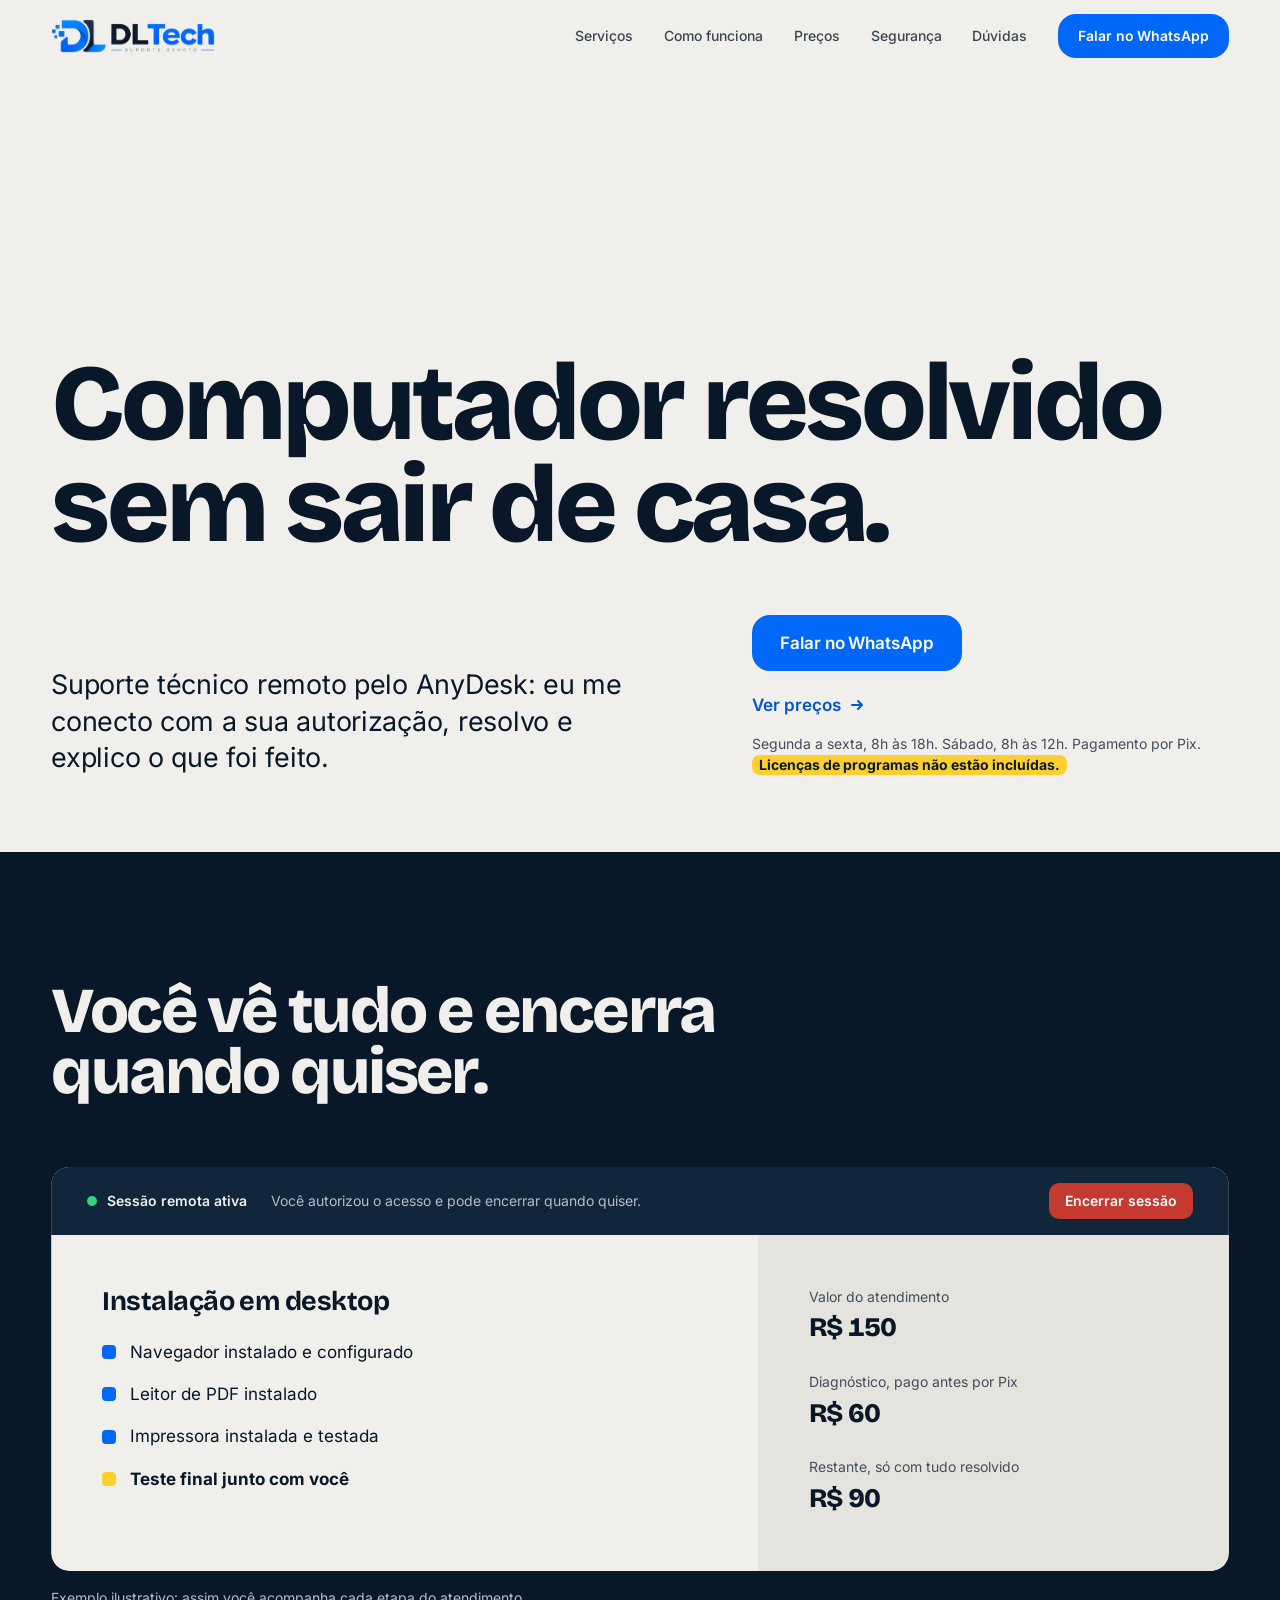
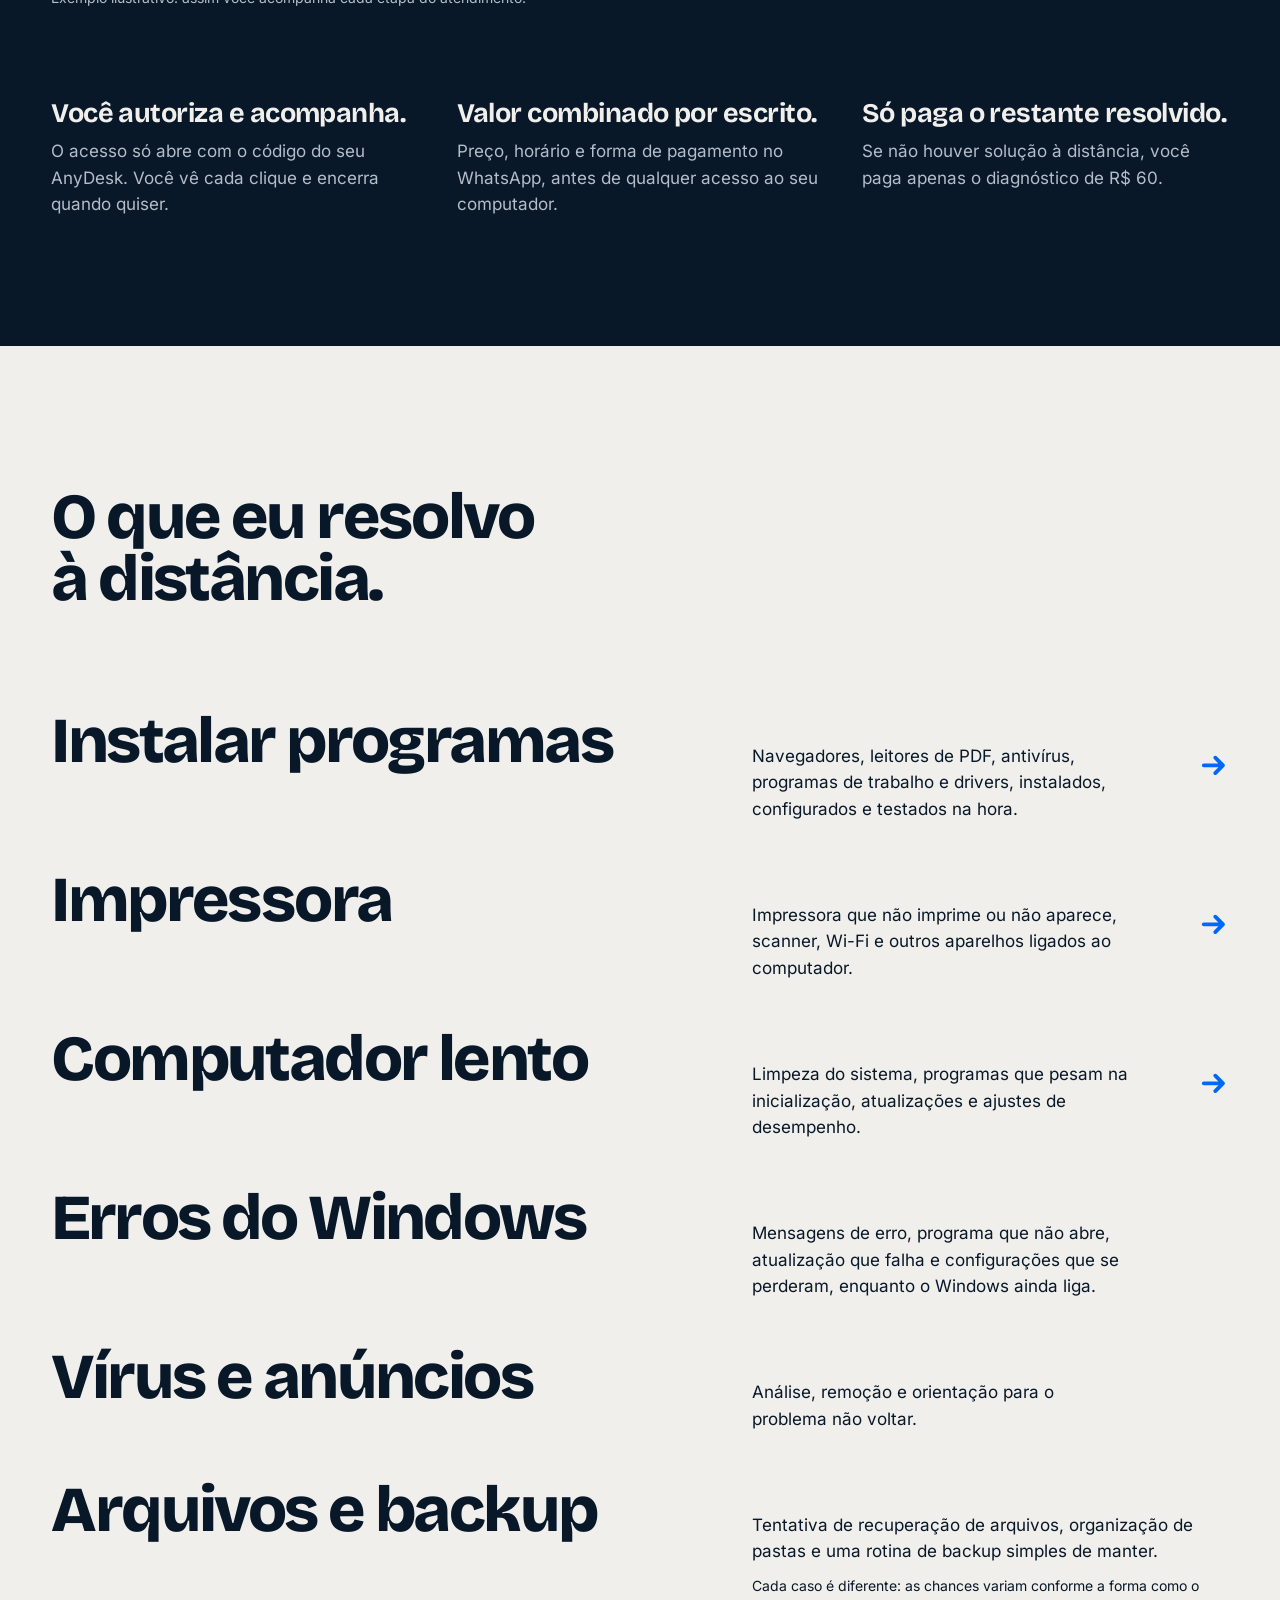
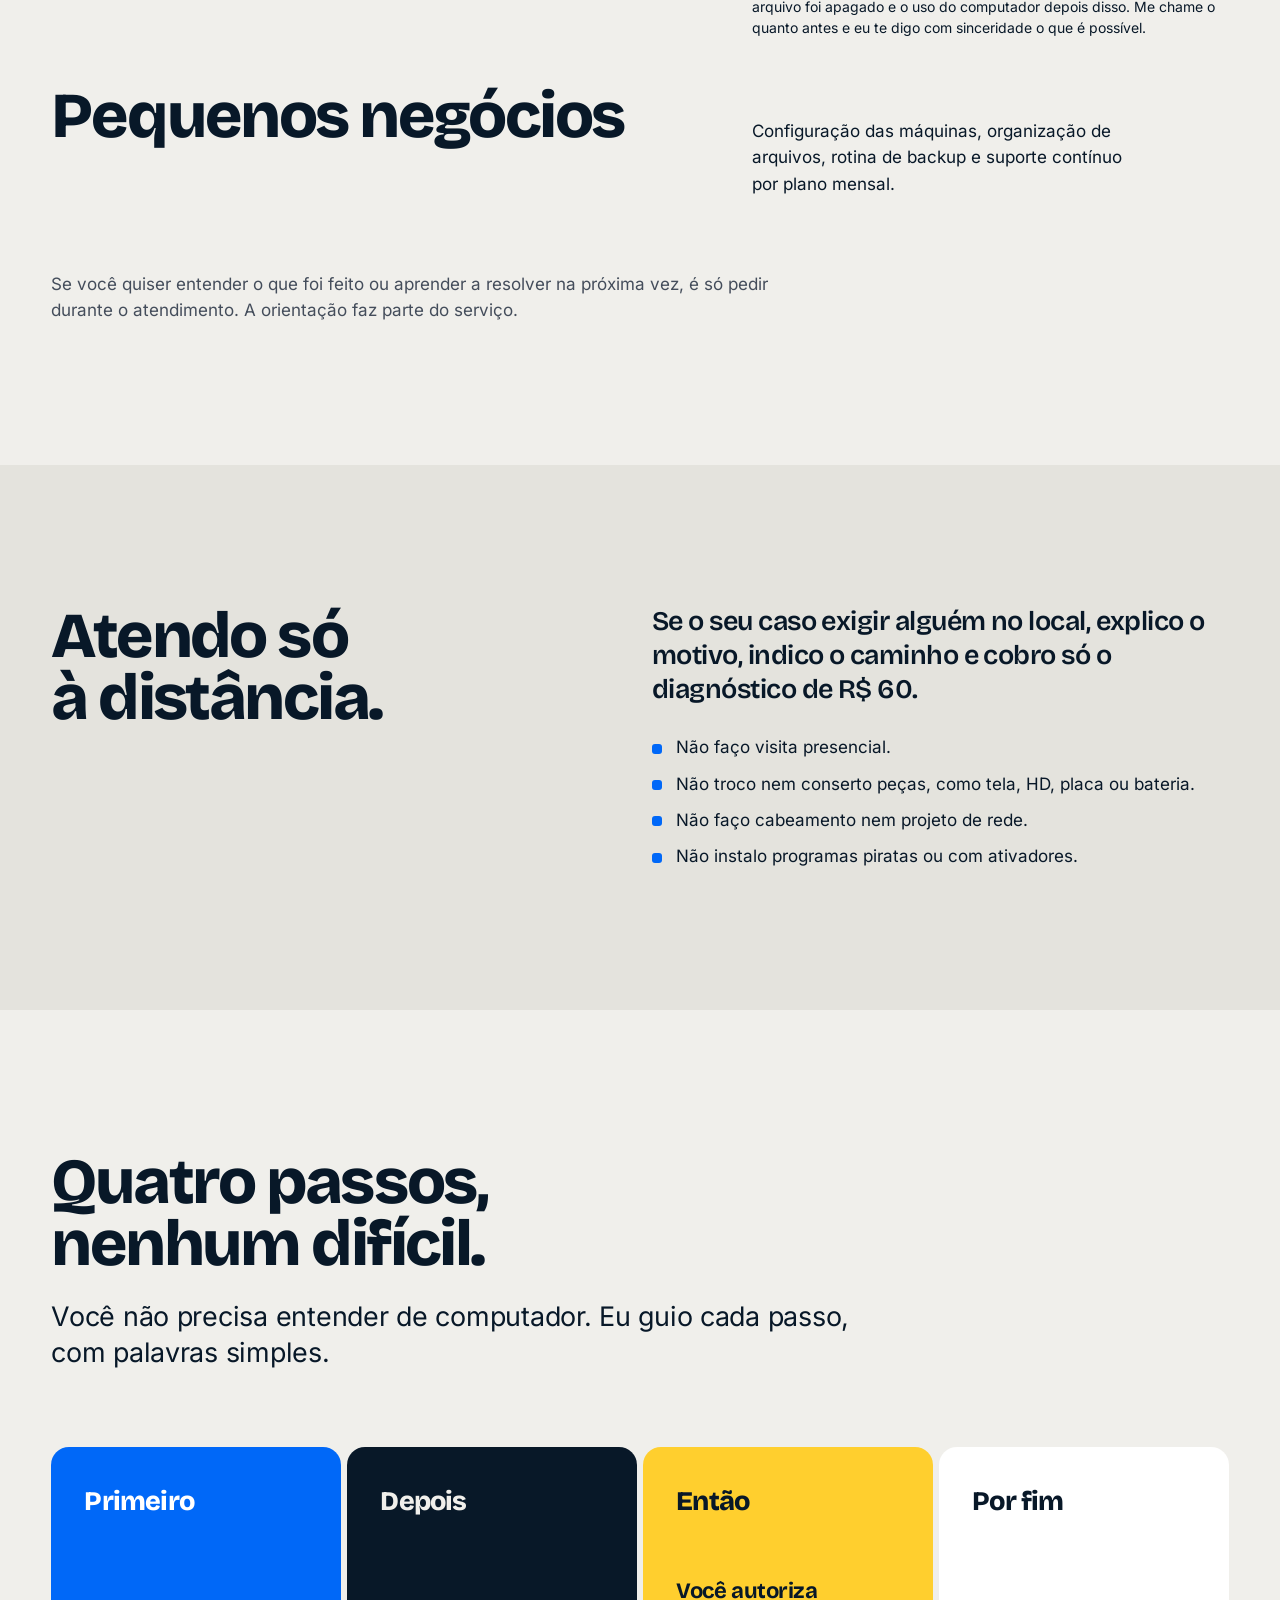
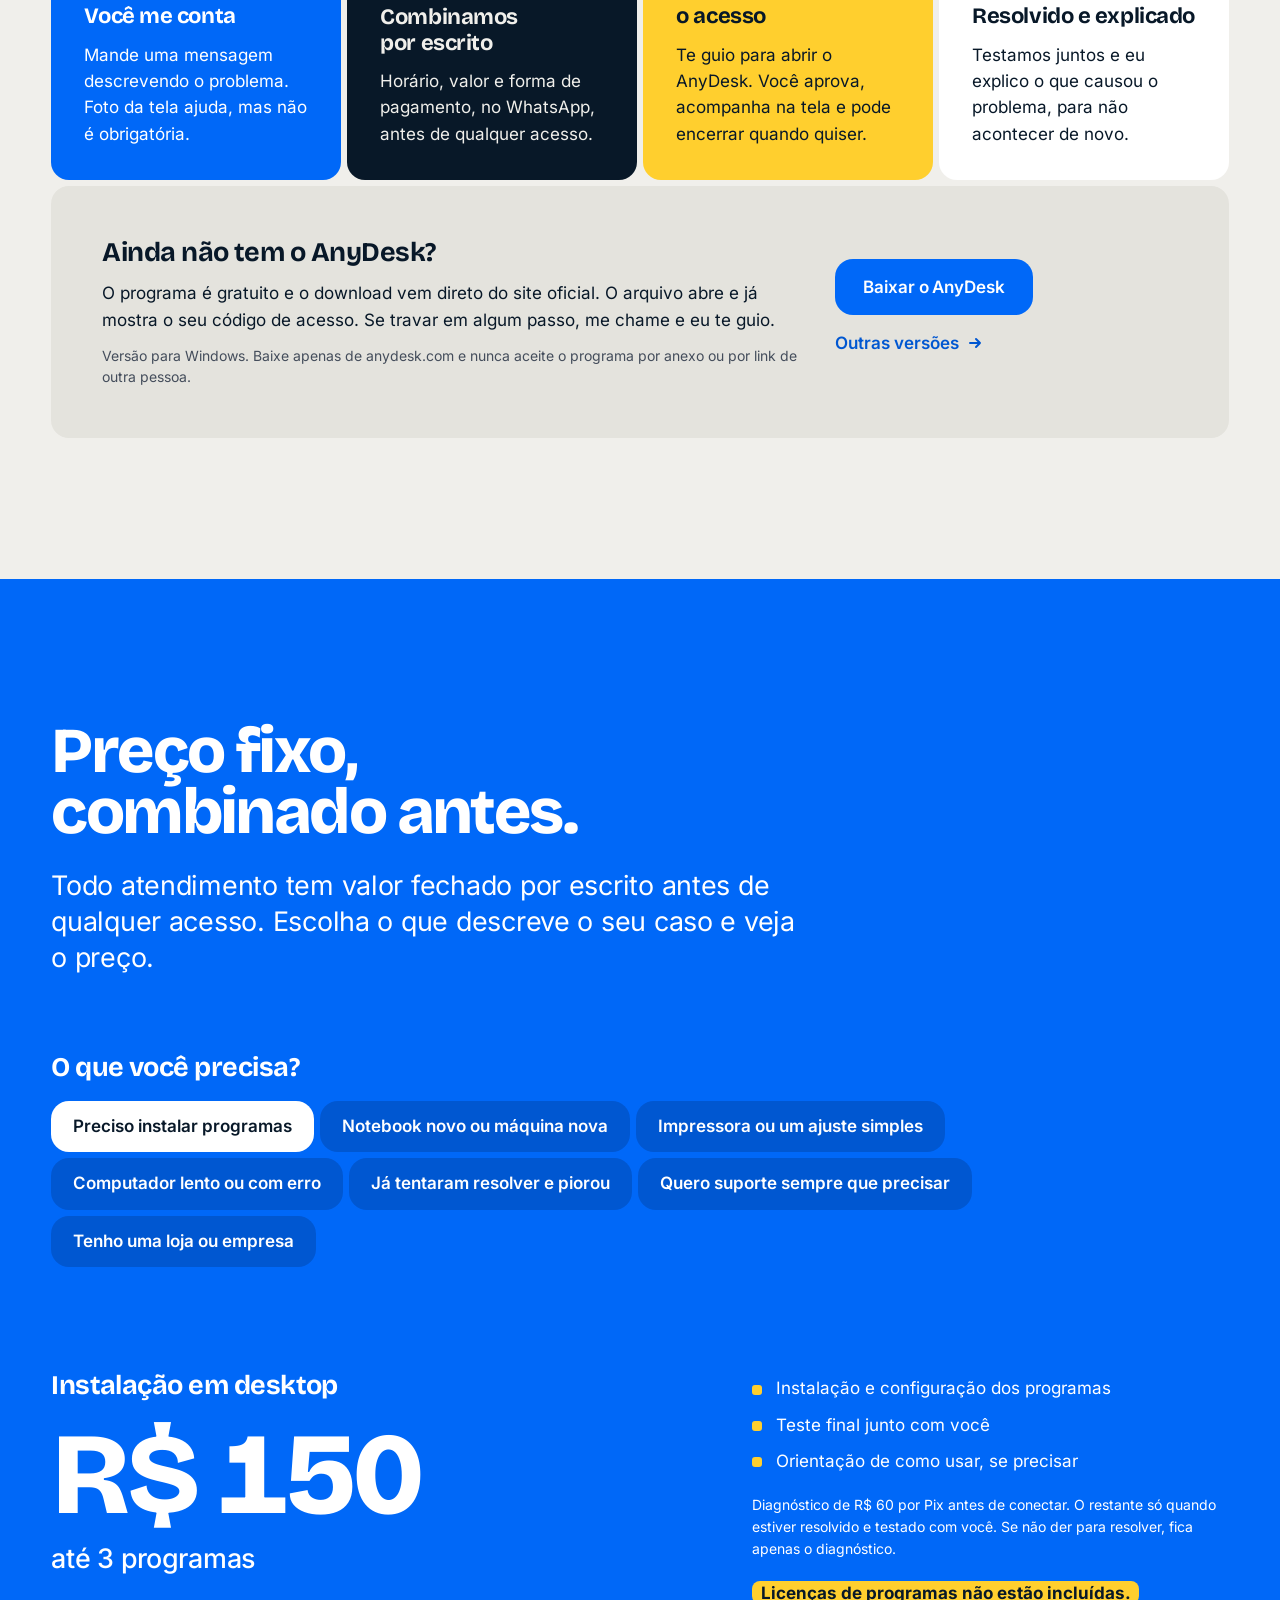
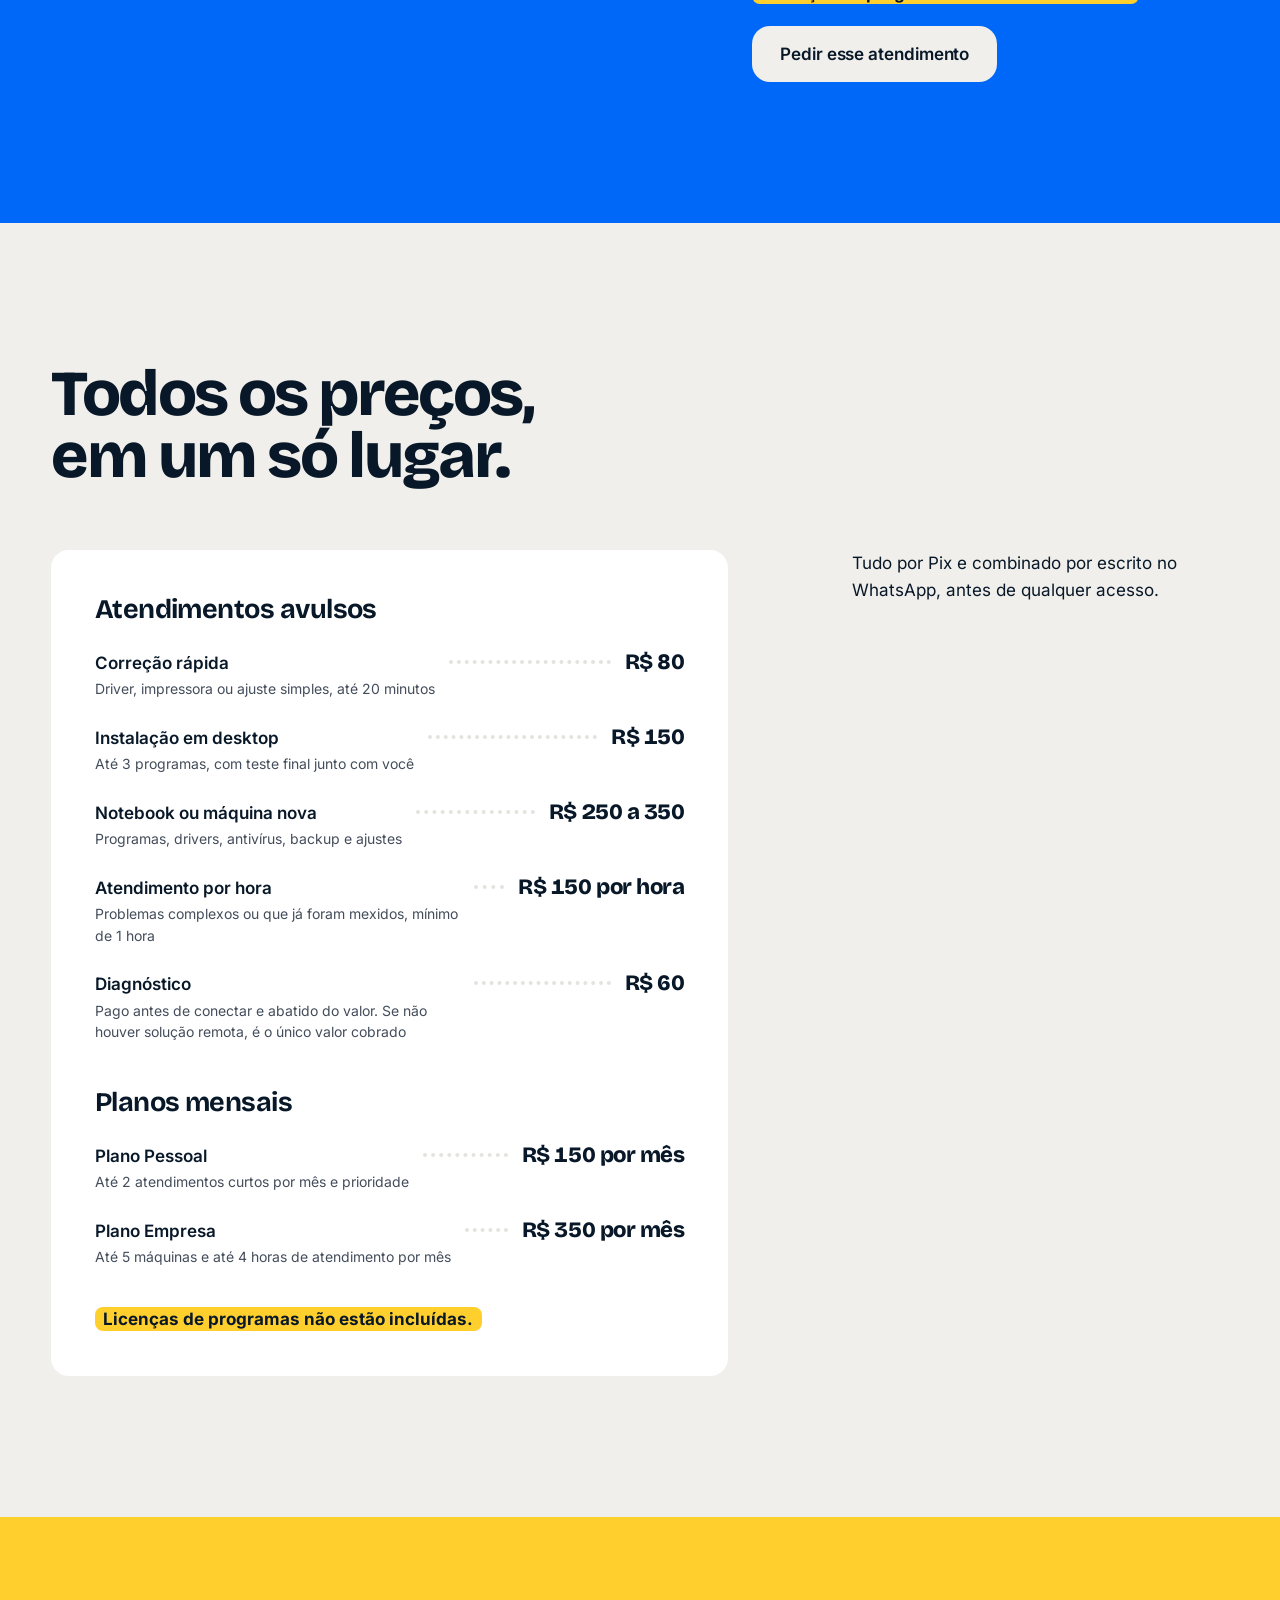
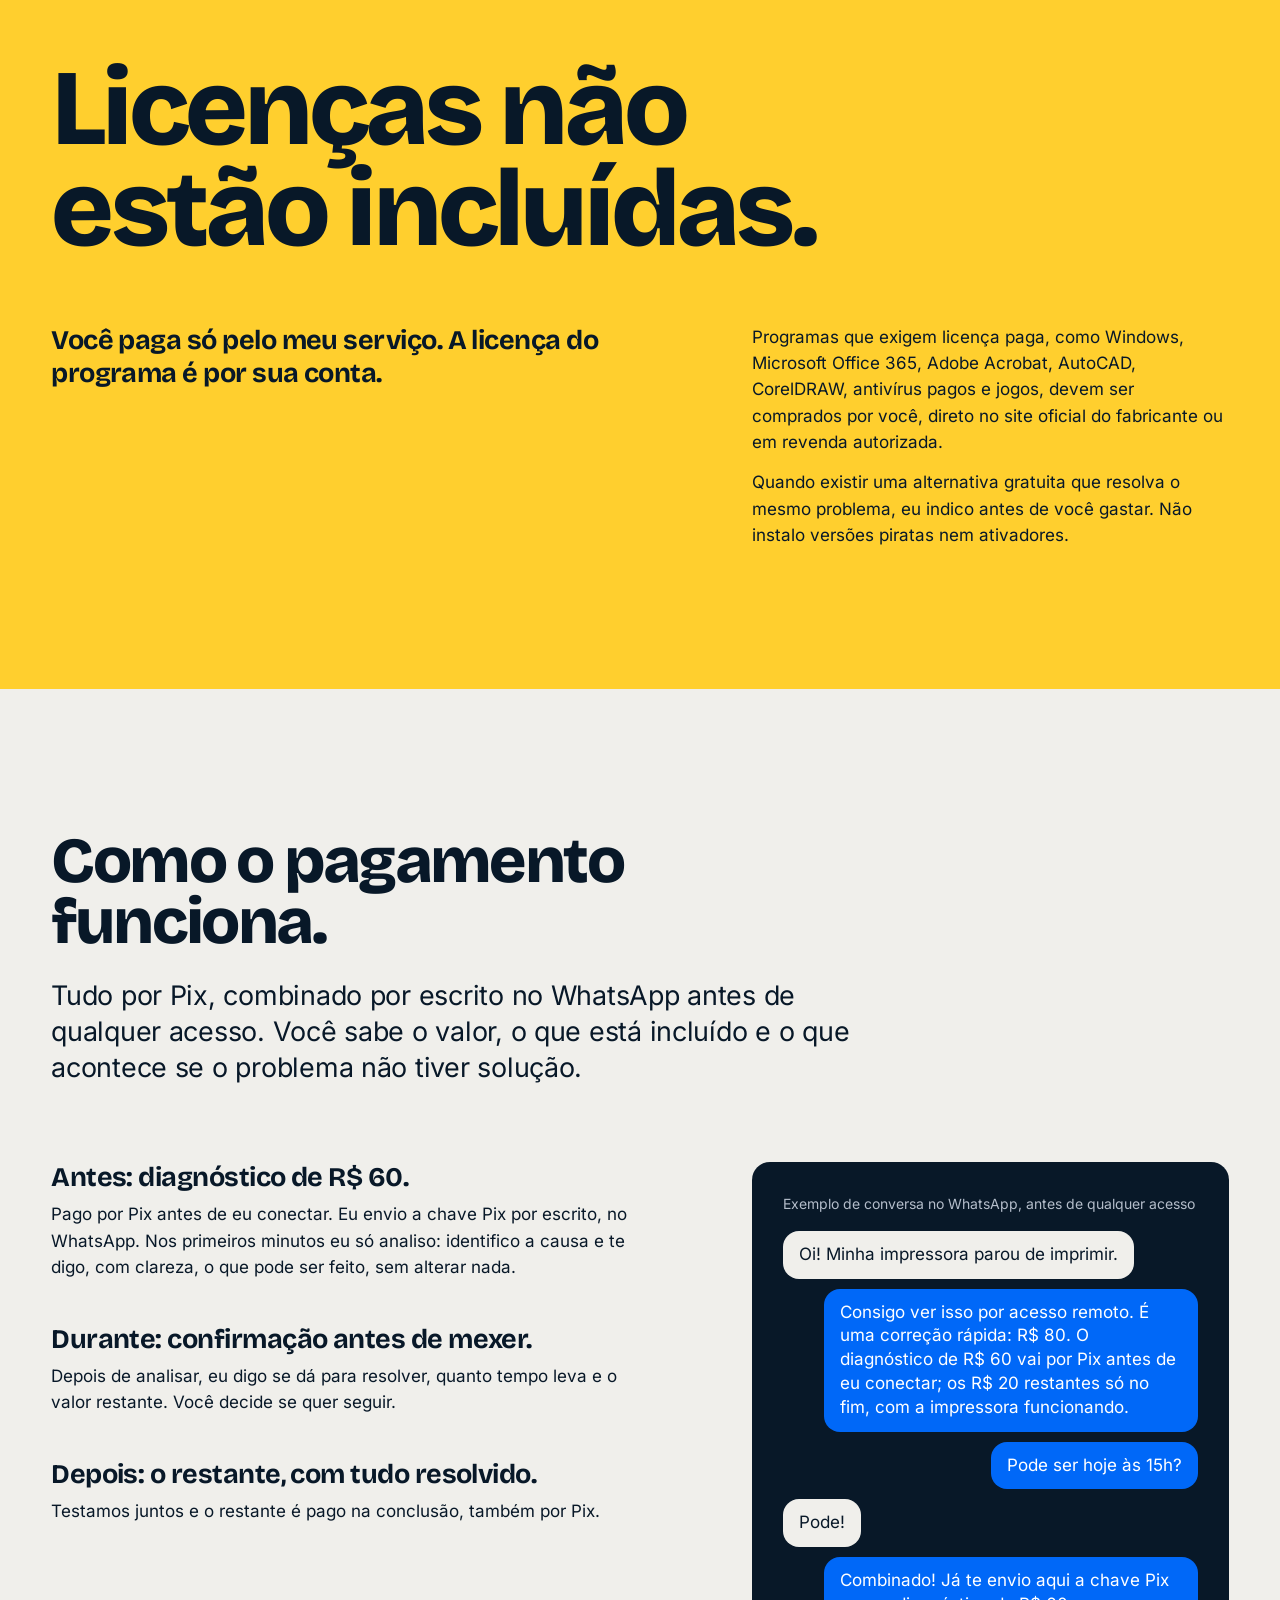
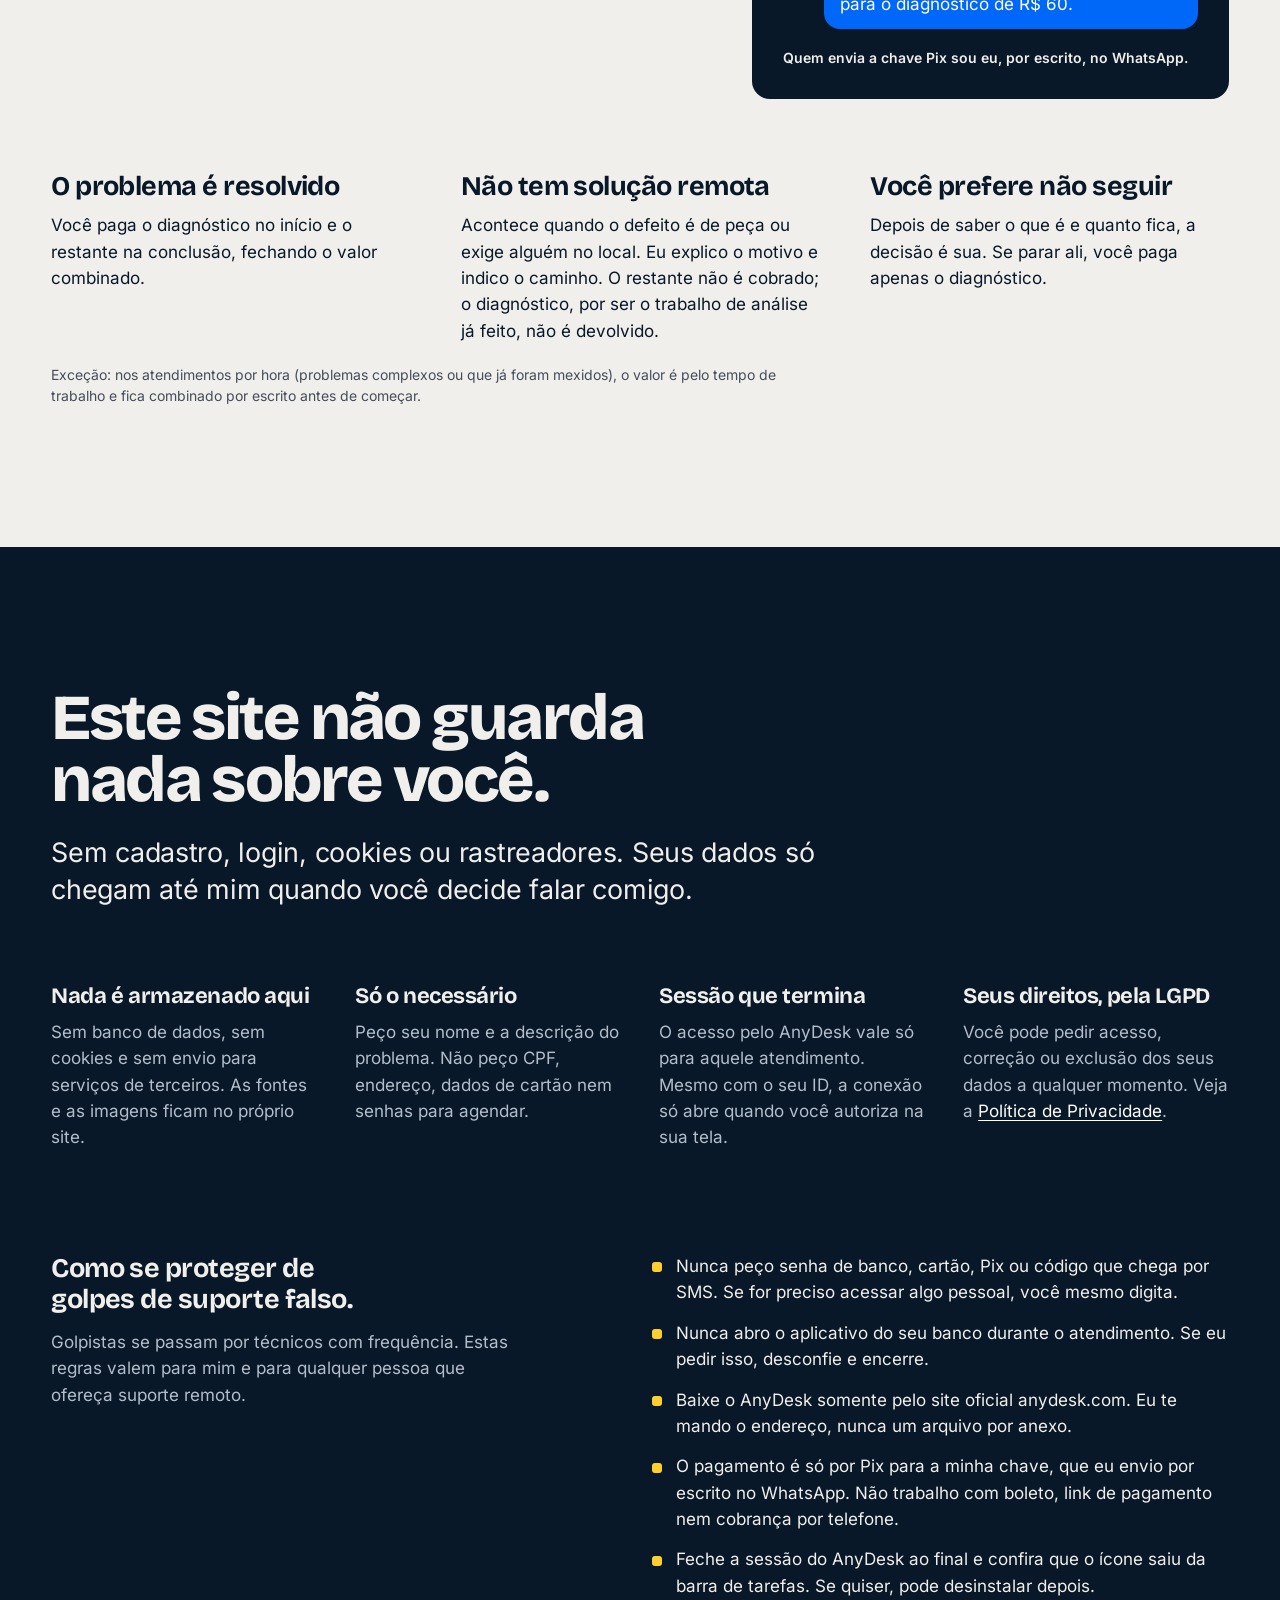
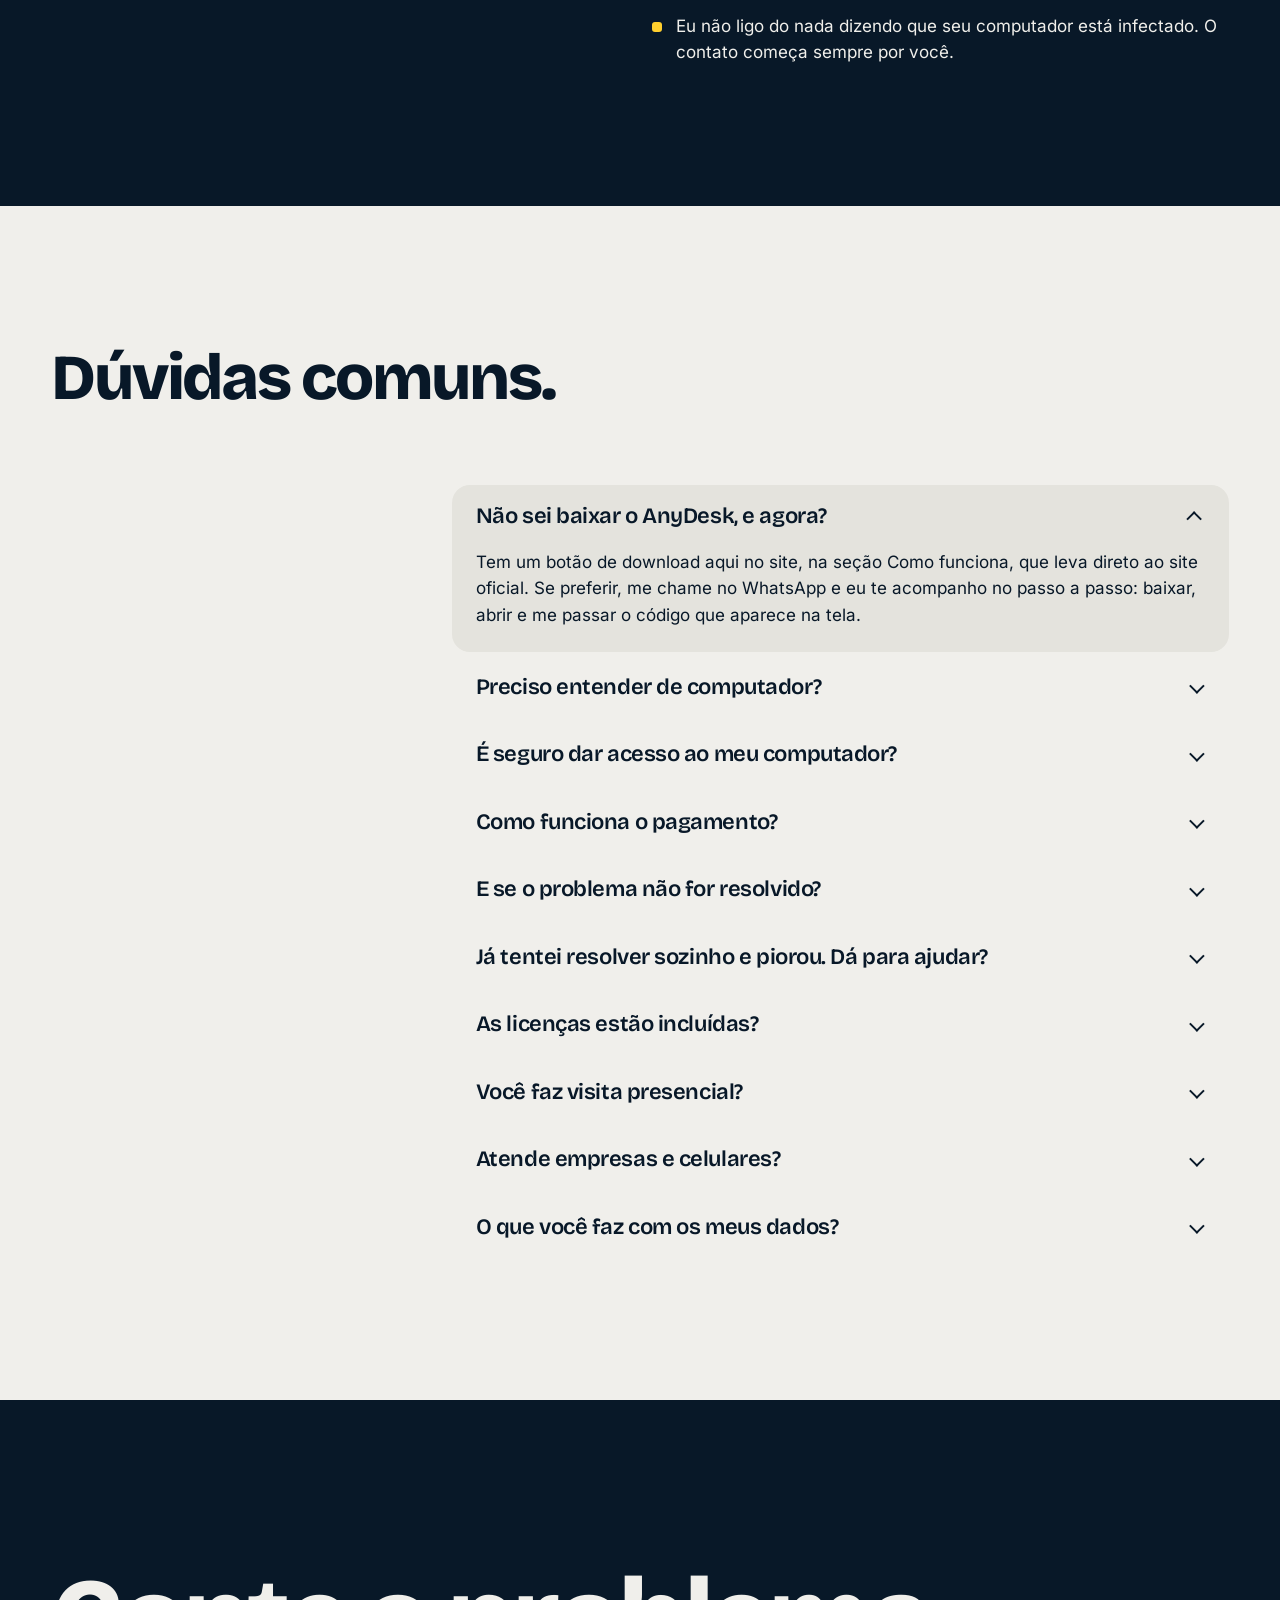
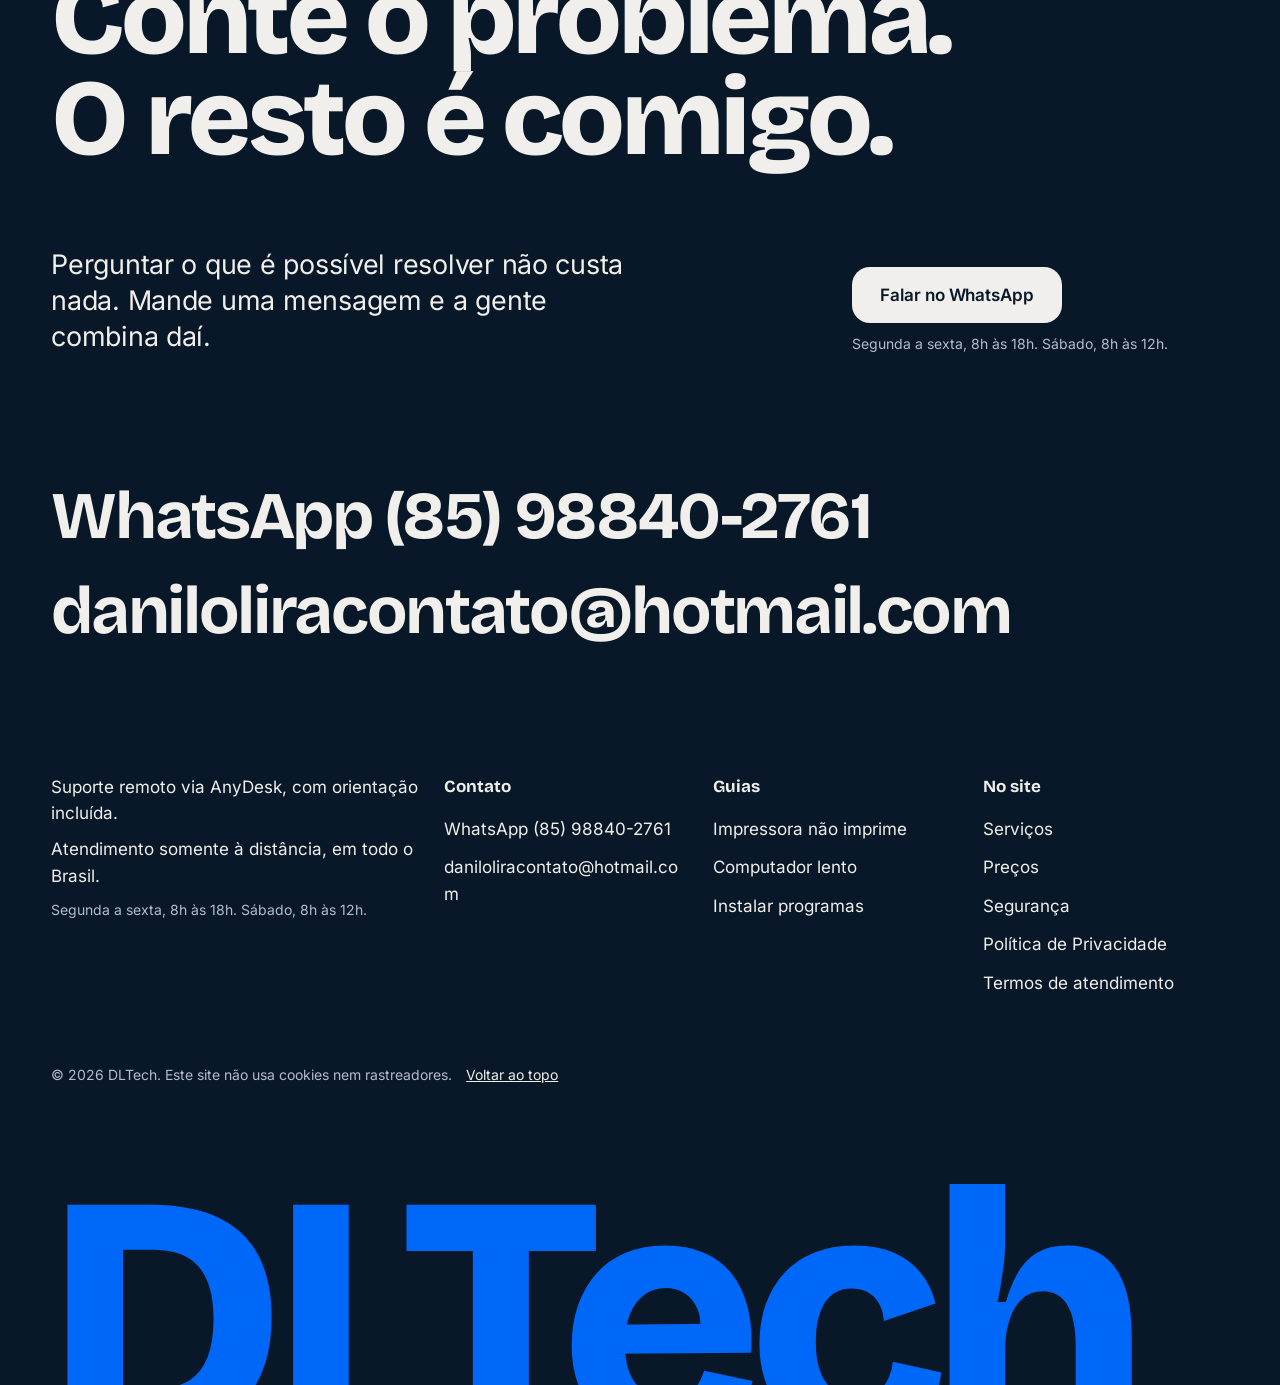
<file: index.html>
<!DOCTYPE html>
<html lang="pt-BR">
<head>
<meta charset="utf-8">
<meta name="viewport" content="width=device-width, initial-scale=1">
<title>DLTech | Suporte técnico remoto por AnyDesk, em todo o Brasil</title>
<meta name="description" content="Suporte técnico 100% remoto: instalação de programas, impressora, computador lento e erros do Windows. Preço combinado antes e pagamento por Pix.">
<link rel="canonical" href="https://dltechsup.github.io/dltech/">
<meta name="theme-color" content="#f0efeb">
<meta name="referrer" content="no-referrer">

<link rel="icon" type="image/png" href="assets/favicon.png">
<link rel="apple-touch-icon" href="assets/apple-touch-icon.png">

<meta property="og:type" content="website">
<meta property="og:locale" content="pt_BR">
<meta property="og:site_name" content="DLTech">
<meta property="og:title" content="DLTech | Seu computador resolvido sem sair de casa">
<meta property="og:description" content="Suporte técnico remoto: instalação de programas, impressora, lentidão e erros do Windows. Preço combinado antes, pagamento por Pix.">
<meta property="og:url" content="https://dltechsup.github.io/dltech/">
<meta property="og:image" content="https://dltechsup.github.io/dltech/assets/og-image.png">
<meta property="og:image:width" content="1200">
<meta property="og:image:height" content="630">
<meta name="twitter:card" content="summary_large_image">

<link rel="preload" href="assets/fonts/bricolage-grotesque-latin-wght-normal.woff2" as="font" type="font/woff2" crossorigin>
<link rel="preload" href="assets/fonts/inter-latin-wght-normal.woff2" as="font" type="font/woff2" crossorigin>
<link rel="stylesheet" href="assets/style.css">
<script>
  document.documentElement.className += " js";
  setTimeout(function () { if (!window.__dltReady) document.documentElement.className += " reveal-fallback"; }, 2500);
</script>
<noscript><style>html.js [data-reveal], html.js .ml > span, html.js .session, html.js .session .s-main, html.js .session .s-tasks li, html.js .hero-row { opacity: 1 !important; transform: none !important; clip-path: none !important; }</style></noscript>

<script type="application/ld+json">
{
  "@context": "https://schema.org",
  "@type": "ProfessionalService",
  "name": "DLTech",
  "description": "Suporte técnico 100% remoto para computadores e notebooks: instalação de programas, impressora, lentidão e erros do Windows.",
  "url": "https://dltechsup.github.io/dltech/",
  "image": "https://dltechsup.github.io/dltech/assets/og-image.png",
  "logo": "https://dltechsup.github.io/dltech/assets/icon-512.png",
  "telephone": "+55 85 98840-2761",
  "email": "daniloliracontato@hotmail.com",
  "areaServed": { "@type": "Country", "name": "Brasil" },
  "serviceType": "Suporte técnico remoto",
  "priceRange": "R$ 80 a R$ 350",
  "hasOfferCatalog": {
    "@type": "OfferCatalog",
    "name": "Serviços de suporte técnico remoto",
    "itemListElement": [
      { "@type": "Offer", "priceCurrency": "BRL", "price": "80", "itemOffered": { "@type": "Service", "name": "Correção rápida (até 20 minutos)" } },
      { "@type": "Offer", "priceCurrency": "BRL", "price": "150", "itemOffered": { "@type": "Service", "name": "Instalação em desktop (até 3 programas)" } },
      { "@type": "Offer", "priceCurrency": "BRL", "priceSpecification": { "@type": "PriceSpecification", "priceCurrency": "BRL", "minPrice": 250, "maxPrice": 350 }, "itemOffered": { "@type": "Service", "name": "Instalação completa em notebook ou máquina nova" } },
      { "@type": "Offer", "priceCurrency": "BRL", "priceSpecification": { "@type": "UnitPriceSpecification", "priceCurrency": "BRL", "price": 150, "unitCode": "HUR" }, "itemOffered": { "@type": "Service", "name": "Atendimento por hora (mínimo de 1 hora)" } },
      { "@type": "Offer", "priceCurrency": "BRL", "priceSpecification": { "@type": "UnitPriceSpecification", "priceCurrency": "BRL", "price": 150, "unitCode": "MON" }, "itemOffered": { "@type": "Service", "name": "Plano Pessoal remoto" } },
      { "@type": "Offer", "priceCurrency": "BRL", "priceSpecification": { "@type": "UnitPriceSpecification", "priceCurrency": "BRL", "price": 350, "unitCode": "MON" }, "itemOffered": { "@type": "Service", "name": "Plano Empresa remoto (até 5 máquinas)" } }
    ]
  },
  "openingHoursSpecification": [
    { "@type": "OpeningHoursSpecification", "dayOfWeek": ["Monday","Tuesday","Wednesday","Thursday","Friday"], "opens": "08:00", "closes": "18:00" },
    { "@type": "OpeningHoursSpecification", "dayOfWeek": "Saturday", "opens": "08:00", "closes": "12:00" }
  ]
}
</script>
<script type="application/ld+json">
{
  "@context": "https://schema.org",
  "@type": "FAQPage",
  "mainEntity": [
    {
      "@type": "Question",
      "name": "Não sei baixar o AnyDesk, e agora?",
      "acceptedAnswer": {
        "@type": "Answer",
        "text": "Tem um botão de download aqui no site, na seção Como funciona, que leva direto ao site oficial. Se preferir, me chame no WhatsApp e eu te acompanho no passo a passo: baixar, abrir e me passar o código que aparece na tela."
      }
    },
    {
      "@type": "Question",
      "name": "Preciso entender de computador?",
      "acceptedAnswer": {
        "@type": "Answer",
        "text": "Não. Eu te guio por mensagem ou telefone em cada passo, com palavras simples. Se travar, eu explico de outra forma."
      }
    },
    {
      "@type": "Question",
      "name": "É seguro dar acesso ao meu computador?",
      "acceptedAnswer": {
        "@type": "Answer",
        "text": "O acesso é pelo AnyDesk, um programa gratuito, e a sessão só abre quando você me passa o código que aparece na sua tela. Você acompanha tudo e encerra quando quiser. Não peço senha de banco, cartão ou documentos."
      }
    },
    {
      "@type": "Question",
      "name": "Como funciona o pagamento?",
      "acceptedAnswer": {
        "@type": "Answer",
        "text": "Em duas partes, por Pix. O diagnóstico de R$ 60 é pago antes de eu conectar, e o restante só quando o problema estiver resolvido e testado com você. Eu envio a chave Pix por escrito no WhatsApp e combinamos tudo antes de começar. A análise já é trabalho: é o tempo em que eu identifico a causa e digo com clareza o que pode ser feito. Pagando essa parte antes, você não corre o risco de pagar o valor cheio por algo sem solução."
      }
    },
    {
      "@type": "Question",
      "name": "E se o problema não for resolvido?",
      "acceptedAnswer": {
        "@type": "Answer",
        "text": "Eu explico o motivo, indico o caminho (uma assistência local, uma troca de peça, um contato do fabricante) e você paga apenas o diagnóstico. O restante não é cobrado. O diagnóstico não é devolvido, porque paga a análise que já foi feita. Se você preferir não seguir depois de saber o que é e quanto fica, é a mesma regra: você paga apenas o diagnóstico."
      }
    },
    {
      "@type": "Question",
      "name": "Já tentei resolver sozinho e piorou. Dá para ajudar?",
      "acceptedAnswer": {
        "@type": "Answer",
        "text": "Muitas vezes sim. Antes de mexer, pergunto o que já foi tentado e te aviso do risco de piorar. Quando possível, copio os arquivos importantes antes de começar. Esses casos são cobrados por hora, combinados por escrito antes."
      }
    },
    {
      "@type": "Question",
      "name": "As licenças estão incluídas?",
      "acceptedAnswer": {
        "@type": "Answer",
        "text": "Não. A licença fica por conta do cliente. Programas pagos, como Windows, Office 365, Adobe Acrobat, AutoCAD, CorelDRAW e antivírus, precisam ser comprados por você no site oficial ou em revenda autorizada. Eu cobro somente pelo serviço de instalação e configuração, e não instalo versões piratas."
      }
    },
    {
      "@type": "Question",
      "name": "Você faz visita presencial?",
      "acceptedAnswer": {
        "@type": "Answer",
        "text": "Não. O atendimento é somente à distância, em todo o Brasil. Se o seu caso precisar de alguém no local, eu explico o motivo e indico o caminho."
      }
    },
    {
      "@type": "Question",
      "name": "Atende empresas e celulares?",
      "acceptedAnswer": {
        "@type": "Answer",
        "text": "Atendo pequenos negócios: configuração das máquinas, organização de arquivos e rotina de backup, inclusive por plano mensal. O foco é computador e notebook com Windows; dúvidas simples de celular podem ser tiradas durante o atendimento."
      }
    },
    {
      "@type": "Question",
      "name": "O que você faz com os meus dados?",
      "acceptedAnswer": {
        "@type": "Answer",
        "text": "Uso só o necessário para combinar e fazer o atendimento: seu nome, seu telefone e a descrição do problema. Eu não vendo dados, não uso o seu número para propaganda e você pode pedir acesso, correção ou exclusão a qualquer momento. Os detalhes estão na Política de Privacidade ."
      }
    }
  ]
}
</script>
</head>
<body>
<a class="skip" href="#conteudo">Ir para o conteúdo</a>

<header class="top">
  <div class="wrap">
    <a class="brand" href="#topo" aria-label="DLTech, início"><img src="assets/logo-dltech.png" width="163" height="34" alt="DLTech, suporte remoto"></a>
    <button class="menu-btn" type="button" aria-expanded="false" aria-controls="menu"><i aria-hidden="true"></i>Menu</button>
    <nav class="nav" id="menu" aria-label="Principal">
      <a href="#servicos">Serviços</a>
      <a href="#como-funciona">Como funciona</a>
      <a href="#precos">Preços</a>
      <a href="#seguranca">Segurança</a>
      <a href="#duvidas">Dúvidas</a>
      <a class="btn sm" href="https://wa.me/5585988402761?text=Ol%C3%A1%21%20Vim%20pelo%20site%20da%20DLTech%20e%20preciso%20de%20ajuda%20com%20o%20meu%20computador." target="_blank" rel="noopener">Falar no WhatsApp</a>
    </nav>
  </div>
</header>

<main id="conteudo">

<section class="hero" id="topo">
  <div class="wrap">
    <h1 class="t1"><span class="ml"><span>Computador resolvido</span></span> <span class="ml"><span>sem sair de casa.</span></span></h1>
    <div class="hero-row">
      <p class="lead">Suporte técnico remoto pelo AnyDesk: eu me conecto com a sua autorização, resolvo e explico o que foi feito.</p>
      <div class="hero-actions" data-hide-bar>
        <a class="btn" href="https://wa.me/5585988402761?text=Ol%C3%A1%21%20Vim%20pelo%20site%20da%20DLTech%20e%20preciso%20de%20ajuda%20com%20o%20meu%20computador." target="_blank" rel="noopener">Falar no WhatsApp</a>
        <a class="link" href="#precos">Ver preços <svg viewBox="0 0 16 16" fill="none" stroke="currentColor" stroke-width="2" stroke-linecap="round" stroke-linejoin="round" aria-hidden="true"><path d="M3 8h10M9 4l4 4-4 4"/></svg></a>
        <p class="note">Segunda a sexta, 8h às 18h. Sábado, 8h às 12h. Pagamento por Pix. <strong class="mark">Licenças de programas não estão incluídas.</strong></p>
      </div>
    </div>
  </div>
</section>

<section class="stage" aria-labelledby="stage-t">
  <div class="wrap">
    <h2 id="stage-t" data-reveal>Você vê tudo e encerra quando quiser.</h2>
    <div class="session" data-ui role="img" aria-label="Exemplo ilustrativo de um atendimento remoto: sessão ativa autorizada pelo cliente, programas instalados e testados, valor de R$ 150 dividido em diagnóstico de R$ 60 e restante de R$ 90.">
      <div class="s-top">
        <span class="s-live"><i></i>Sessão remota ativa</span>
        <span class="s-note">Você autorizou o acesso e pode encerrar quando quiser.</span>
        <span class="s-end">Encerrar sessão</span>
      </div>
      <div class="s-main">
        <div class="s-tasks">
          <h3>Instalação em desktop</h3>
          <ul>
            <li style="--i:0">Navegador instalado e configurado</li>
            <li style="--i:1">Leitor de PDF instalado</li>
            <li style="--i:2">Impressora instalada e testada</li>
            <li class="now" style="--i:3">Teste final junto com você</li>
          </ul>
        </div>
        <div class="s-sum">
          <dl>
            <div><dt>Valor do atendimento</dt><dd>R$ 150</dd></div>
            <div><dt>Diagnóstico, pago antes por Pix</dt><dd>R$ 60</dd></div>
            <div><dt>Restante, só com tudo resolvido</dt><dd>R$ 90</dd></div>
          </dl>
        </div>
      </div>
    </div>
    <p class="note on-dark cap" data-reveal>Exemplo ilustrativo: assim você acompanha cada etapa do atendimento.</p>
    <div class="trust-grid">
      <div data-reveal><h3>Você autoriza e acompanha.</h3><p>O acesso só abre com o código do seu AnyDesk. Você vê cada clique e encerra quando quiser.</p></div>
      <div data-reveal><h3>Valor combinado por escrito.</h3><p>Preço, horário e forma de pagamento no WhatsApp, antes de qualquer acesso ao seu computador.</p></div>
      <div data-reveal><h3>Só paga o restante resolvido.</h3><p>Se não houver solução à distância, você paga apenas o diagnóstico de R$ 60.</p></div>
    </div>
  </div>
</section>

<section class="services sec" id="servicos">
  <div class="wrap">
    <h2 data-reveal>O que eu resolvo à distância.</h2>
    <ul class="svc-big">
      <li data-reveal><a href="instalar-programas.html"><h3>Instalar programas</h3><p>Navegadores, leitores de PDF, antivírus, programas de trabalho e drivers, instalados, configurados e testados na hora.</p><svg viewBox="0 0 16 16" fill="none" stroke="currentColor" stroke-width="2" stroke-linecap="round" stroke-linejoin="round" aria-hidden="true"><path d="M3 8h10M9 4l4 4-4 4"/></svg></a></li>
      <li data-reveal><a href="impressora-nao-imprime.html"><h3>Impressora</h3><p>Impressora que não imprime ou não aparece, scanner, Wi-Fi e outros aparelhos ligados ao computador.</p><svg viewBox="0 0 16 16" fill="none" stroke="currentColor" stroke-width="2" stroke-linecap="round" stroke-linejoin="round" aria-hidden="true"><path d="M3 8h10M9 4l4 4-4 4"/></svg></a></li>
      <li data-reveal><a href="computador-lento.html"><h3>Computador lento</h3><p>Limpeza do sistema, programas que pesam na inicialização, atualizações e ajustes de desempenho.</p><svg viewBox="0 0 16 16" fill="none" stroke="currentColor" stroke-width="2" stroke-linecap="round" stroke-linejoin="round" aria-hidden="true"><path d="M3 8h10M9 4l4 4-4 4"/></svg></a></li>
      <li data-reveal><div class="row"><h3>Erros do Windows</h3><p>Mensagens de erro, programa que não abre, atualização que falha e configurações que se perderam, enquanto o Windows ainda liga.</p></div></li>
      <li data-reveal><div class="row"><h3>Vírus e anúncios</h3><p>Análise, remoção e orientação para o problema não voltar.</p></div></li>
      <li data-reveal><div class="row"><h3>Arquivos e backup</h3><div><p>Tentativa de recuperação de arquivos, organização de pastas e uma rotina de backup simples de manter.</p><p class="note">Cada caso é diferente: as chances variam conforme a forma como o arquivo foi apagado e o uso do computador depois disso. Me chame o quanto antes e eu te digo com sinceridade o que é possível.</p></div></div></li>
      <li data-reveal><div class="row"><h3>Pequenos negócios</h3><p>Configuração das máquinas, organização de arquivos, rotina de backup e suporte contínuo por plano mensal.</p></div></li>
    </ul>
    <p class="after muted" data-reveal>Se você quiser entender o que foi feito ou aprender a resolver na próxima vez, é só pedir durante o atendimento. A orientação faz parte do serviço.</p>
  </div>
</section>

<section class="limits sec" aria-labelledby="limites">
  <div class="wrap">
    <div class="limits-grid">
      <h2 id="limites" data-reveal>Atendo só à distância.</h2>
      <div class="limits-text" data-reveal>
        <p class="statement">Se o seu caso exigir alguém no local, explico o motivo, indico o caminho e cobro só o diagnóstico de R$ 60.</p>
        <ul class="bullets">
          <li>Não faço visita presencial.</li>
          <li>Não troco nem conserto peças, como tela, HD, placa ou bateria.</li>
          <li>Não faço cabeamento nem projeto de rede.</li>
          <li>Não instalo programas piratas ou com ativadores.</li>
        </ul>
      </div>
    </div>
  </div>
</section>

<section class="how sec" id="como-funciona">
  <div class="wrap">
    <h2 data-reveal>Quatro passos, nenhum difícil.</h2>
    <p class="lead" data-reveal>Você não precisa entender de computador. Eu guio cada passo, com palavras simples.</p>
    <div class="steps" data-ui>
      <div class="step s1" data-reveal><span class="when">Primeiro</span><h3>Você me conta</h3><p>Mande uma mensagem descrevendo o problema. Foto da tela ajuda, mas não é obrigatória.</p></div>
      <div class="step s2" data-reveal><span class="when">Depois</span><h3>Combinamos por escrito</h3><p>Horário, valor e forma de pagamento, no WhatsApp, antes de qualquer acesso.</p></div>
      <div class="step s3" data-reveal><span class="when">Então</span><h3>Você autoriza o acesso</h3><p>Te guio para abrir o AnyDesk. Você aprova, acompanha na tela e pode encerrar quando quiser.</p></div>
      <div class="step s4" data-reveal><span class="when">Por fim</span><h3>Resolvido e explicado</h3><p>Testamos juntos e eu explico o que causou o problema, para não acontecer de novo.</p></div>
    </div>
    <div class="anydesk" aria-labelledby="anydesk-t" data-reveal>
      <div>
        <h3 id="anydesk-t">Ainda não tem o AnyDesk?</h3>
        <p>O programa é gratuito e o download vem direto do site oficial. O arquivo abre e já mostra o seu código de acesso. Se travar em algum passo, me chame e eu te guio.</p>
        <p class="note">Versão para Windows. Baixe apenas de anydesk.com e nunca aceite o programa por anexo ou por link de outra pessoa.</p>
      </div>
      <div class="anydesk-actions">
        <a class="btn" href="https://anydesk.com/pt/downloads/thank-you?dv=win_exe" target="_blank" rel="noopener noreferrer">Baixar o AnyDesk</a>
        <a class="link" href="https://anydesk.com/pt/downloads" target="_blank" rel="noopener noreferrer">Outras versões <svg viewBox="0 0 16 16" fill="none" stroke="currentColor" stroke-width="2" stroke-linecap="round" stroke-linejoin="round" aria-hidden="true"><path d="M3 8h10M9 4l4 4-4 4"/></svg></a>
      </div>
    </div>
  </div>
</section>

<section class="prices sec" id="precos">
  <div class="wrap">
    <h2 data-reveal>Preço fixo, combinado antes.</h2>
    <p class="lead" data-reveal>Todo atendimento tem valor fechado por escrito antes de qualquer acesso. Escolha o que descreve o seu caso e veja o preço.</p>

    <div class="finder" data-reveal>
      <input type="radio" name="f" id="f1" checked>
      <input type="radio" name="f" id="f2">
      <input type="radio" name="f" id="f3">
      <input type="radio" name="f" id="f4">
      <input type="radio" name="f" id="f5">
      <input type="radio" name="f" id="f6">
      <input type="radio" name="f" id="f7">
      <div class="finder-grid">
        <h3 class="finder-title">O que você precisa?</h3>
        <div class="chips">
          <label for="f1">Preciso instalar programas</label>
          <label for="f2">Notebook novo ou máquina nova</label>
          <label for="f3">Impressora ou um ajuste simples</label>
          <label for="f4">Computador lento ou com erro</label>
          <label for="f5">Já tentaram resolver e piorou</label>
          <label for="f6">Quero suporte sempre que precisar</label>
          <label for="f7">Tenho uma loja ou empresa</label>
        </div>
        <div class="panels">
          <article class="panel" id="p1">
            <div class="p-left">
              <p class="p-name">Instalação em desktop</p>
              <p class="p-price">R$ 150</p>
              <p class="p-unit">até 3 programas</p>
            </div>
            <div class="p-right">
              <ul class="bullets"><li>Instalação e configuração dos programas</li><li>Teste final junto com você</li><li>Orientação de como usar, se precisar</li></ul>
              <p class="p-pay">Diagnóstico de R$ 60 por Pix antes de conectar. O restante só quando estiver resolvido e testado com você. Se não der para resolver, fica apenas o diagnóstico.</p>
              <p class="p-lic"><strong class="mark">Licenças de programas não estão incluídas.</strong></p>
              <a class="btn" href="https://wa.me/5585988402761?text=Ol%C3%A1%21%20Vim%20pelo%20site%20da%20DLTech%20e%20quero%3A%20Instala%C3%A7%C3%A3o%20em%20desktop%20%28R%24%20150%29." target="_blank" rel="noopener">Pedir esse atendimento</a>
            </div>
          </article>
          <article class="panel" id="p2">
            <div class="p-left">
              <p class="p-name">Instalação completa em notebook ou máquina nova</p>
              <p class="p-price">R$ 250 a 350</p>
            </div>
            <div class="p-right">
              <ul class="bullets"><li>Programas, drivers e antivírus</li><li>Backup e ajustes iniciais</li><li>O valor final depende do que precisa ser instalado, e eu confirmo antes de começar</li></ul>
              <p class="p-pay">Diagnóstico de R$ 60 por Pix antes de conectar. O restante só quando estiver resolvido e testado com você. Se não der para resolver, fica apenas o diagnóstico.</p>
              <p class="p-lic"><strong class="mark">Licenças de programas não estão incluídas.</strong></p>
              <a class="btn" href="https://wa.me/5585988402761?text=Ol%C3%A1%21%20Vim%20pelo%20site%20da%20DLTech%20e%20quero%3A%20Instala%C3%A7%C3%A3o%20completa%20em%20notebook%20ou%20m%C3%A1quina%20nova%20%28R%24%20250%20a%20350%29." target="_blank" rel="noopener">Pedir esse atendimento</a>
            </div>
          </article>
          <article class="panel" id="p3">
            <div class="p-left">
              <p class="p-name">Correção rápida</p>
              <p class="p-price">R$ 80</p>
              <p class="p-unit">até 20 minutos</p>
            </div>
            <div class="p-right">
              <ul class="bullets"><li>Driver, impressora ou ajuste simples</li><li>Teste na hora, com você</li><li>Se o caso for maior que isso, eu aviso e combinamos antes de continuar</li></ul>
              <p class="p-pay">Diagnóstico de R$ 60 por Pix antes de conectar. O restante só quando estiver resolvido. Se não der para resolver, fica apenas o diagnóstico.</p>
              <a class="btn" href="https://wa.me/5585988402761?text=Ol%C3%A1%21%20Vim%20pelo%20site%20da%20DLTech%20e%20quero%3A%20Corre%C3%A7%C3%A3o%20r%C3%A1pida%20%28R%24%2080%29." target="_blank" rel="noopener">Pedir esse atendimento</a>
            </div>
          </article>
          <article class="panel" id="p4">
            <div class="p-left">
              <p class="p-name">Atendimento por hora</p>
              <p class="p-price">R$ 150</p>
              <p class="p-unit">por hora, mínimo de 1 hora</p>
            </div>
            <div class="p-right">
              <ul class="bullets"><li>Diagnóstico da causa, limpeza e ajustes</li><li>Explicação do que causou o problema</li><li>Se passar de 1 hora, eu aviso antes de continuar</li></ul>
              <p class="p-pay">Diagnóstico de R$ 60 por Pix antes de conectar, abatido do total. Neste caso o valor é pelo tempo de trabalho, combinado por escrito antes de começar.</p>
              <a class="btn" href="https://wa.me/5585988402761?text=Ol%C3%A1%21%20Vim%20pelo%20site%20da%20DLTech%20e%20quero%3A%20Atendimento%20por%20hora%20%28R%24%20150%20por%20hora%29.%20Meu%20computador%20est%C3%A1%20lento%20ou%20com%20erro." target="_blank" rel="noopener">Pedir esse atendimento</a>
            </div>
          </article>
          <article class="panel" id="p5">
            <div class="p-left">
              <p class="p-name">Atendimento por hora, para casos que já foram mexidos</p>
              <p class="p-price">R$ 150</p>
              <p class="p-unit">por hora, mínimo de 1 hora</p>
            </div>
            <div class="p-right">
              <ul class="bullets"><li>Antes de mexer, pergunto o que já foi tentado e te aviso do risco de piorar</li><li>Quando possível, copio os arquivos importantes antes de começar</li><li>Cobrado pelo tempo de trabalho, combinado por escrito antes</li></ul>
              <p class="p-pay">Diagnóstico de R$ 60 por Pix antes de conectar, abatido do total. Se for preciso técnico no local, eu explico o motivo e indico o caminho.</p>
              <a class="btn" href="https://wa.me/5585988402761?text=Ol%C3%A1%21%20Vim%20pelo%20site%20da%20DLTech%20e%20quero%3A%20Atendimento%20por%20hora%20%28R%24%20150%20por%20hora%29.%20J%C3%A1%20tentaram%20resolver%20e%20piorou." target="_blank" rel="noopener">Pedir esse atendimento</a>
            </div>
          </article>
          <article class="panel" id="p6">
            <div class="p-left">
              <p class="p-name">Plano Pessoal</p>
              <p class="p-price">R$ 150</p>
              <p class="p-unit">por mês</p>
            </div>
            <div class="p-right">
              <ul class="bullets"><li>Até 2 atendimentos curtos por mês</li><li>Prioridade no atendimento</li><li>Para quem usa o computador em casa e quer alguém de confiança por perto</li></ul>
              <p class="p-pay">Combinado por escrito antes de começar. Pagamento mensal por Pix.</p>
              <p class="p-lic"><strong class="mark">Licenças de programas não estão incluídas.</strong></p>
              <a class="btn" href="https://wa.me/5585988402761?text=Ol%C3%A1%21%20Vim%20pelo%20site%20da%20DLTech%20e%20quero%20saber%20mais%20sobre%20o%20Plano%20Pessoal%20%28R%24%20150%20por%20m%C3%AAs%29." target="_blank" rel="noopener">Quero o Plano Pessoal</a>
            </div>
          </article>
          <article class="panel" id="p7">
            <div class="p-left">
              <p class="p-name">Plano Empresa</p>
              <p class="p-price">R$ 350</p>
              <p class="p-unit">por mês, até 5 máquinas</p>
            </div>
            <div class="p-right">
              <ul class="bullets"><li>Até 4 horas de atendimento por mês</li><li>Impressora, sistema e backup</li><li>Prioridade no atendimento</li></ul>
              <p class="p-pay">Para MEI e lojas. Combinado por escrito antes de começar. Pagamento mensal por Pix.</p>
              <p class="p-lic"><strong class="mark">Licenças de programas não estão incluídas.</strong></p>
              <a class="btn" href="https://wa.me/5585988402761?text=Ol%C3%A1%21%20Vim%20pelo%20site%20da%20DLTech%20e%20quero%20saber%20mais%20sobre%20o%20Plano%20Empresa%20%28R%24%20350%20por%20m%C3%AAs%29." target="_blank" rel="noopener">Quero o Plano Empresa</a>
            </div>
          </article>
        </div>
      </div>
    </div>
  </div>
</section>

<section class="menu-sec sec" aria-labelledby="todos-t">
  <div class="wrap">
    <div class="menu-grid">
      <div class="menu-copy">
        <h2 id="todos-t" data-reveal>Todos os preços, em um só lugar.</h2>
        <p class="lead" data-reveal>Tudo por Pix e combinado por escrito no WhatsApp, antes de qualquer acesso.</p>
      </div>
      <div class="sheet" data-ui data-reveal>
        <h3>Atendimentos avulsos</h3>
        <div class="row"><div class="what"><strong>Correção rápida</strong><span>Driver, impressora ou ajuste simples, até 20 minutos</span></div><i class="dots" aria-hidden="true"></i><b>R$ 80</b></div>
        <div class="row"><div class="what"><strong>Instalação em desktop</strong><span>Até 3 programas, com teste final junto com você</span></div><i class="dots" aria-hidden="true"></i><b>R$ 150</b></div>
        <div class="row"><div class="what"><strong>Notebook ou máquina nova</strong><span>Programas, drivers, antivírus, backup e ajustes</span></div><i class="dots" aria-hidden="true"></i><b>R$ 250 a 350</b></div>
        <div class="row"><div class="what"><strong>Atendimento por hora</strong><span>Problemas complexos ou que já foram mexidos, mínimo de 1 hora</span></div><i class="dots" aria-hidden="true"></i><b>R$ 150 por hora</b></div>
        <div class="row"><div class="what"><strong>Diagnóstico</strong><span>Pago antes de conectar e abatido do valor. Se não houver solução remota, é o único valor cobrado</span></div><i class="dots" aria-hidden="true"></i><b>R$ 60</b></div>
        <h3>Planos mensais</h3>
        <div class="row"><div class="what"><strong>Plano Pessoal</strong><span>Até 2 atendimentos curtos por mês e prioridade</span></div><i class="dots" aria-hidden="true"></i><b>R$ 150 por mês</b></div>
        <div class="row"><div class="what"><strong>Plano Empresa</strong><span>Até 5 máquinas e até 4 horas de atendimento por mês</span></div><i class="dots" aria-hidden="true"></i><b>R$ 350 por mês</b></div>
        <p class="sheet-note"><strong class="mark">Licenças de programas não estão incluídas.</strong></p>
      </div>
    </div>
  </div>
</section>

<section class="license sec" id="licencas" aria-labelledby="lic-t">
  <div class="wrap">
    <h2 id="lic-t" data-reveal>Licenças não estão incluídas.</h2>
    <div class="license-grid">
      <p class="statement" data-reveal>Você paga só pelo meu serviço. A licença do programa é por sua conta.</p>
      <div data-reveal>
        <p>Programas que exigem licença paga, como Windows, Microsoft Office 365, Adobe Acrobat, AutoCAD, CorelDRAW, antivírus pagos e jogos, devem ser comprados por você, direto no site oficial do fabricante ou em revenda autorizada.</p>
        <p>Quando existir uma alternativa gratuita que resolva o mesmo problema, eu indico antes de você gastar. Não instalo versões piratas nem ativadores.</p>
      </div>
    </div>
  </div>
</section>

<section class="pay sec" id="pagamento">
  <div class="wrap">
    <h2 data-reveal>Como o pagamento funciona.</h2>
    <p class="lead" data-reveal>Tudo por Pix, combinado por escrito no WhatsApp antes de qualquer acesso. Você sabe o valor, o que está incluído e o que acontece se o problema não tiver solução.</p>
    <div class="pay-grid">
      <div class="pay-copy">
        <div class="pay-step" data-reveal><h3>Antes: diagnóstico de R$ 60.</h3><p>Pago por Pix antes de eu conectar. Eu envio a chave Pix por escrito, no WhatsApp. Nos primeiros minutos eu só analiso: identifico a causa e te digo, com clareza, o que pode ser feito, sem alterar nada.</p></div>
        <div class="pay-step" data-reveal><h3>Durante: confirmação antes de mexer.</h3><p>Depois de analisar, eu digo se dá para resolver, quanto tempo leva e o valor restante. Você decide se quer seguir.</p></div>
        <div class="pay-step" data-reveal><h3>Depois: o restante, com tudo resolvido.</h3><p>Testamos juntos e o restante é pago na conclusão, também por Pix.</p></div>
      </div>
      <div class="pay-chat" data-reveal>
        <div class="chat" data-ui role="img" aria-label="Exemplo de conversa no WhatsApp: o cliente conta que a impressora parou de imprimir; o técnico informa o valor de R$ 80, com diagnóstico de R$ 60 antes e R$ 20 no fim, combina o horário e envia a chave Pix.">
          <p class="cap">Exemplo de conversa no WhatsApp, antes de qualquer acesso</p>
          <div class="bub in">Oi! Minha impressora parou de imprimir.</div>
          <div class="bub out">Consigo ver isso por acesso remoto. É uma correção rápida: R$ 80. O diagnóstico de R$ 60 vai por Pix antes de eu conectar; os R$ 20 restantes só no fim, com a impressora funcionando.</div>
          <div class="bub out">Pode ser hoje às 15h?</div>
          <div class="bub in">Pode!</div>
          <div class="bub out">Combinado! Já te envio aqui a chave Pix para o diagnóstico de R$ 60.</div>
          <p class="cap end">Quem envia a chave Pix sou eu, por escrito, no WhatsApp.</p>
        </div>
      </div>
    </div>

    <div class="cases">
      <div class="case" data-reveal><h3>O problema é resolvido</h3><p>Você paga o diagnóstico no início e o restante na conclusão, fechando o valor combinado.</p></div>
      <div class="case" data-reveal><h3>Não tem solução remota</h3><p>Acontece quando o defeito é de peça ou exige alguém no local. Eu explico o motivo e indico o caminho. O restante não é cobrado; o diagnóstico, por ser o trabalho de análise já feito, não é devolvido.</p></div>
      <div class="case" data-reveal><h3>Você prefere não seguir</h3><p>Depois de saber o que é e quanto fica, a decisão é sua. Se parar ali, você paga apenas o diagnóstico.</p></div>
    </div>
    <p class="note" data-reveal style="margin-top:20px;max-width:52em">Exceção: nos atendimentos por hora (problemas complexos ou que já foram mexidos), o valor é pelo tempo de trabalho e fica combinado por escrito antes de começar.</p>
  </div>
</section>

<section class="safe sec" id="seguranca">
  <div class="wrap">
    <h2 data-reveal>Este site não guarda nada sobre você.</h2>
    <p class="lead" data-reveal>Sem cadastro, login, cookies ou rastreadores. Seus dados só chegam até mim quando você decide falar comigo.</p>
    <div class="princ">
      <div data-reveal><h3>Nada é armazenado aqui</h3><p>Sem banco de dados, sem cookies e sem envio para serviços de terceiros. As fontes e as imagens ficam no próprio site.</p></div>
      <div data-reveal><h3>Só o necessário</h3><p>Peço seu nome e a descrição do problema. Não peço CPF, endereço, dados de cartão nem senhas para agendar.</p></div>
      <div data-reveal><h3>Sessão que termina</h3><p>O acesso pelo AnyDesk vale só para aquele atendimento. Mesmo com o seu ID, a conexão só abre quando você autoriza na sua tela.</p></div>
      <div data-reveal><h3>Seus direitos, pela LGPD</h3><p>Você pode pedir acesso, correção ou exclusão dos seus dados a qualquer momento. Veja a <a class="inline" href="privacidade.html">Política de Privacidade</a>.</p></div>
    </div>
    <div class="scam" data-reveal>
      <div>
        <h3>Como se proteger de golpes de suporte falso.</h3>
        <p>Golpistas se passam por técnicos com frequência. Estas regras valem para mim e para qualquer pessoa que ofereça suporte remoto.</p>
      </div>
      <ul>
        <li>Nunca peço senha de banco, cartão, Pix ou código que chega por SMS. Se for preciso acessar algo pessoal, você mesmo digita.</li>
        <li>Nunca abro o aplicativo do seu banco durante o atendimento. Se eu pedir isso, desconfie e encerre.</li>
        <li>Baixe o AnyDesk somente pelo site oficial anydesk.com. Eu te mando o endereço, nunca um arquivo por anexo.</li>
        <li>O pagamento é só por Pix para a minha chave, que eu envio por escrito no WhatsApp. Não trabalho com boleto, link de pagamento nem cobrança por telefone.</li>
        <li>Feche a sessão do AnyDesk ao final e confira que o ícone saiu da barra de tarefas. Se quiser, pode desinstalar depois.</li>
        <li>Eu não ligo do nada dizendo que seu computador está infectado. O contato começa sempre por você.</li>
      </ul>
    </div>
  </div>
</section>

<section class="faq sec" id="duvidas">
  <div class="wrap">
    <div class="faq-grid">
      <h2 data-reveal>Dúvidas comuns.</h2>
      <div class="faq-list">
        <details data-reveal open><summary>Não sei baixar o AnyDesk, e agora?</summary><div class="ans"><p>Tem um botão de download aqui no site, na seção Como funciona, que leva direto ao site oficial. Se preferir, me chame no WhatsApp e eu te acompanho no passo a passo: baixar, abrir e me passar o código que aparece na tela.</p></div></details>
        <details data-reveal><summary>Preciso entender de computador?</summary><div class="ans"><p>Não. Eu te guio por mensagem ou telefone em cada passo, com palavras simples. Se travar, eu explico de outra forma.</p></div></details>
        <details data-reveal><summary>É seguro dar acesso ao meu computador?</summary><div class="ans"><p>O acesso é pelo AnyDesk, um programa gratuito, e a sessão só abre quando você me passa o código que aparece na sua tela. Você acompanha tudo e encerra quando quiser. Não peço senha de banco, cartão ou documentos.</p></div></details>
        <details data-reveal><summary>Como funciona o pagamento?</summary><div class="ans"><p>Em duas partes, por Pix. O diagnóstico de R$ 60 é pago antes de eu conectar, e o restante só quando o problema estiver resolvido e testado com você. Eu envio a chave Pix por escrito no WhatsApp e combinamos tudo antes de começar.</p><p>A análise já é trabalho: é o tempo em que eu identifico a causa e digo com clareza o que pode ser feito. Pagando essa parte antes, você não corre o risco de pagar o valor cheio por algo sem solução.</p></div></details>
        <details data-reveal><summary>E se o problema não for resolvido?</summary><div class="ans"><p>Eu explico o motivo, indico o caminho (uma assistência local, uma troca de peça, um contato do fabricante) e você paga apenas o diagnóstico. O restante não é cobrado. O diagnóstico não é devolvido, porque paga a análise que já foi feita.</p><p>Se você preferir não seguir depois de saber o que é e quanto fica, é a mesma regra: você paga apenas o diagnóstico.</p></div></details>
        <details data-reveal><summary>Já tentei resolver sozinho e piorou. Dá para ajudar?</summary><div class="ans"><p>Muitas vezes sim. Antes de mexer, pergunto o que já foi tentado e te aviso do risco de piorar. Quando possível, copio os arquivos importantes antes de começar. Esses casos são cobrados por hora, combinados por escrito antes.</p></div></details>
        <details data-reveal><summary>As licenças estão incluídas?</summary><div class="ans"><p>Não. A licença fica por conta do cliente. Programas pagos, como Windows, Office 365, Adobe Acrobat, AutoCAD, CorelDRAW e antivírus, precisam ser comprados por você no site oficial ou em revenda autorizada. Eu cobro somente pelo serviço de instalação e configuração, e não instalo versões piratas.</p></div></details>
        <details data-reveal><summary>Você faz visita presencial?</summary><div class="ans"><p>Não. O atendimento é somente à distância, em todo o Brasil. Se o seu caso precisar de alguém no local, eu explico o motivo e indico o caminho.</p></div></details>
        <details data-reveal><summary>Atende empresas e celulares?</summary><div class="ans"><p>Atendo pequenos negócios: configuração das máquinas, organização de arquivos e rotina de backup, inclusive por plano mensal. O foco é computador e notebook com Windows; dúvidas simples de celular podem ser tiradas durante o atendimento.</p></div></details>
        <details data-reveal><summary>O que você faz com os meus dados?</summary><div class="ans"><p>Uso só o necessário para combinar e fazer o atendimento: seu nome, seu telefone e a descrição do problema. Eu não vendo dados, não uso o seu número para propaganda e você pode pedir acesso, correção ou exclusão a qualquer momento. Os detalhes estão na <a class="inline" href="privacidade.html">Política de Privacidade</a>.</p></div></details>
      </div>
    </div>
  </div>
</section>

<section class="cta sec" id="contato" aria-labelledby="cta-t" data-hide-bar>
  <div class="wrap">
    <h2 id="cta-t" class="t1b" data-reveal><span class="l">Conte o problema.</span> <span class="l">O resto é comigo.</span></h2>
    <div class="cta-row" data-reveal>
      <p class="lead">Perguntar o que é possível resolver não custa nada. Mande uma mensagem e a gente combina daí.</p>
      <div class="cta-actions">
        <a class="btn" href="https://wa.me/5585988402761?text=Ol%C3%A1%21%20Vim%20pelo%20site%20da%20DLTech%20e%20preciso%20de%20ajuda%20com%20o%20meu%20computador." target="_blank" rel="noopener">Falar no WhatsApp</a>
        <p class="note">Segunda a sexta, 8h às 18h. Sábado, 8h às 12h.</p>
      </div>
    </div>
    <div class="reach">
      <a href="https://wa.me/5585988402761?text=Ol%C3%A1%21%20Vim%20pelo%20site%20da%20DLTech%20e%20preciso%20de%20ajuda%20com%20o%20meu%20computador." target="_blank" rel="noopener" data-reveal>WhatsApp (85) 98840-2761</a>
      <a href="mailto:daniloliracontato@hotmail.com" data-reveal>daniloliracontato@hotmail.com</a>
    </div>
  </div>
</section>

</main>

<footer class="foot">
  <div class="wrap">
    <div class="foot-grid">
      <div class="foot-brand">
        <p>Suporte remoto via AnyDesk, com orientação incluída.</p>
        <p>Atendimento somente à distância, em todo o Brasil.</p>
        <p class="note">Segunda a sexta, 8h às 18h. Sábado, 8h às 12h.</p>
      </div>
      <div class="foot-col c1">
        <strong>Contato</strong>
        <a href="https://wa.me/5585988402761?text=Ol%C3%A1%21%20Vim%20pelo%20site%20da%20DLTech%20e%20preciso%20de%20ajuda%20com%20o%20meu%20computador." target="_blank" rel="noopener">WhatsApp (85) 98840-2761</a>
        <a href="mailto:daniloliracontato@hotmail.com">daniloliracontato@hotmail.com</a>
      </div>
      <div class="foot-col c2">
        <strong>Guias</strong>
        <a href="impressora-nao-imprime.html">Impressora não imprime</a>
        <a href="computador-lento.html">Computador lento</a>
        <a href="instalar-programas.html">Instalar programas</a>
      </div>
      <div class="foot-col c3">
        <strong>No site</strong>
        <a href="#servicos">Serviços</a>
        <a href="#precos">Preços</a>
        <a href="#seguranca">Segurança</a>
        <a href="privacidade.html">Política de Privacidade</a>
        <a href="termos.html">Termos de atendimento</a>
      </div>
    </div>
    <p class="foot-legal note">© 2026 DLTech. Este site não usa cookies nem rastreadores. <a href="#topo">Voltar ao topo</a></p>
  </div>
  <p class="foot-mark" aria-hidden="true">DLTech</p>
</footer>

<div class="wa-bar"><a class="btn" href="https://wa.me/5585988402761?text=Ol%C3%A1%21%20Vim%20pelo%20site%20da%20DLTech%20e%20preciso%20de%20ajuda%20com%20o%20meu%20computador." target="_blank" rel="noopener">WhatsApp</a></div>

<script src="assets/app.js" defer></script>
</body>
</html>
</file>
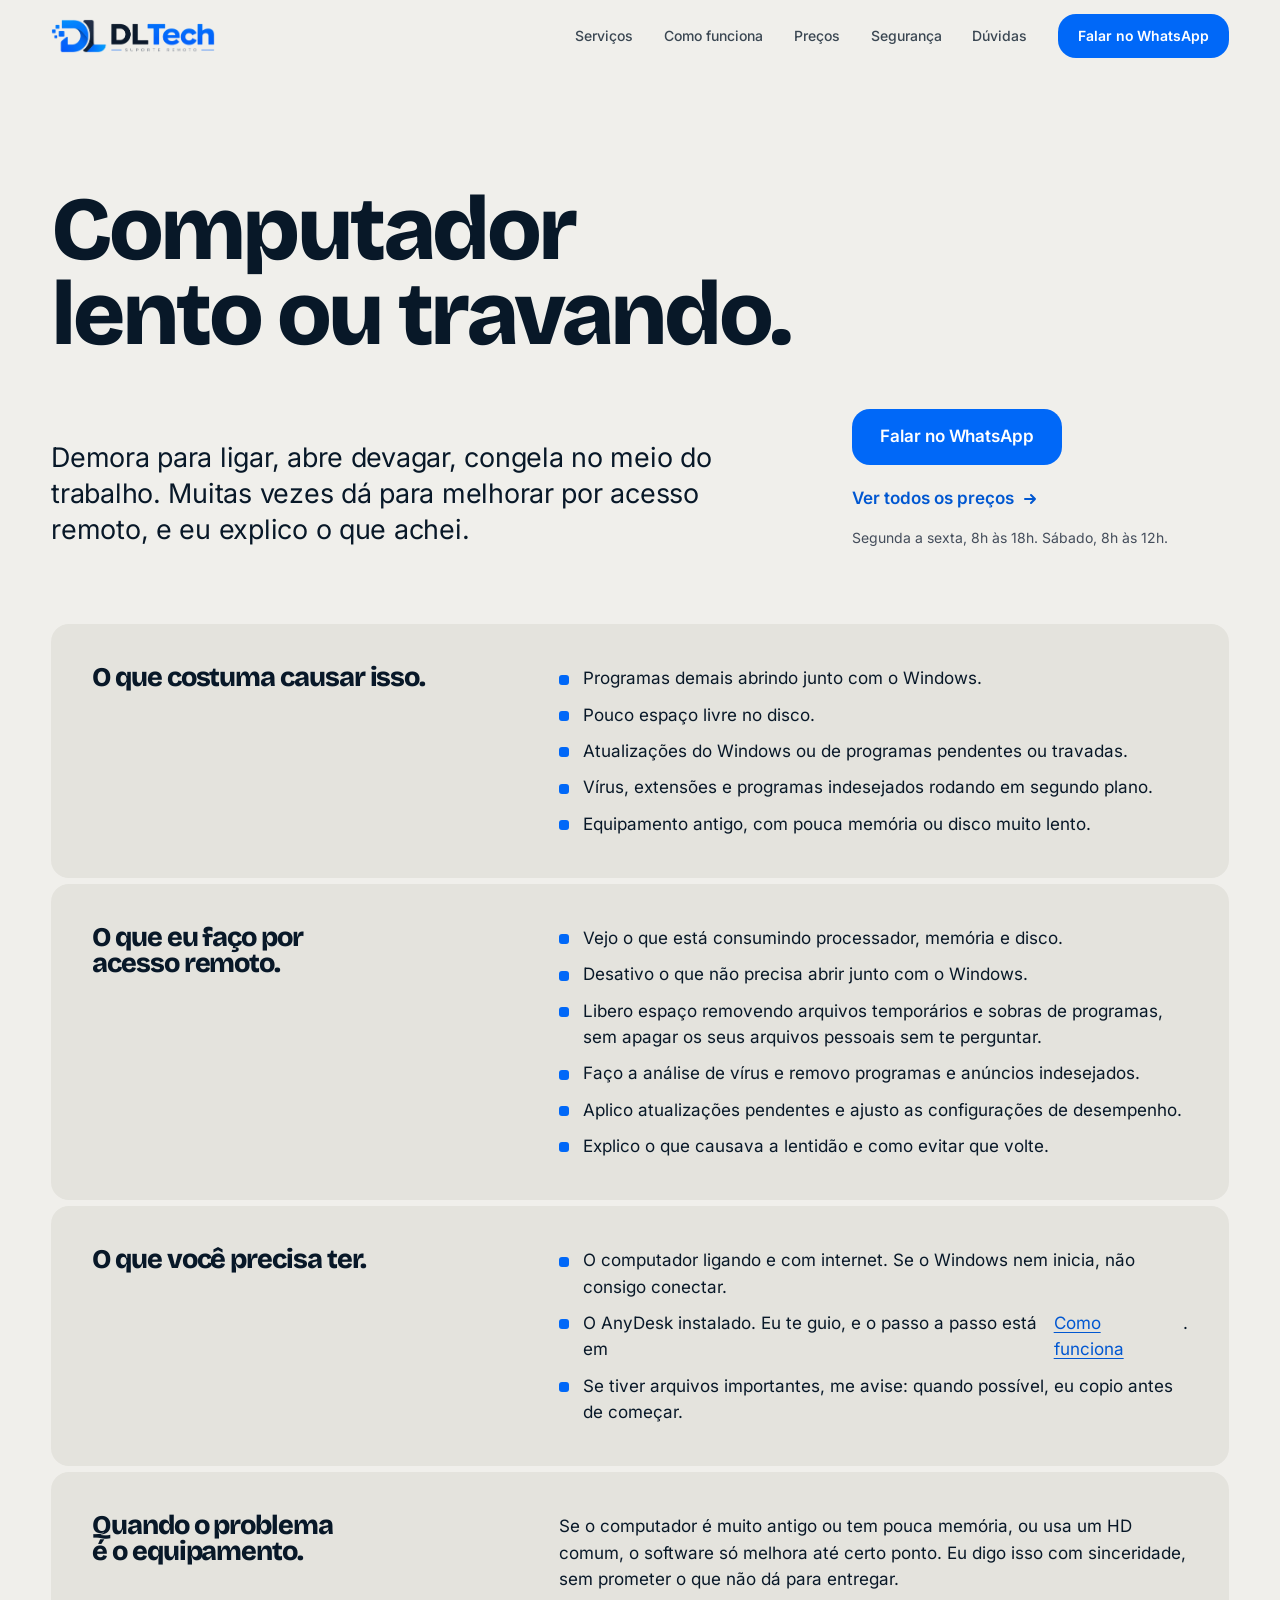
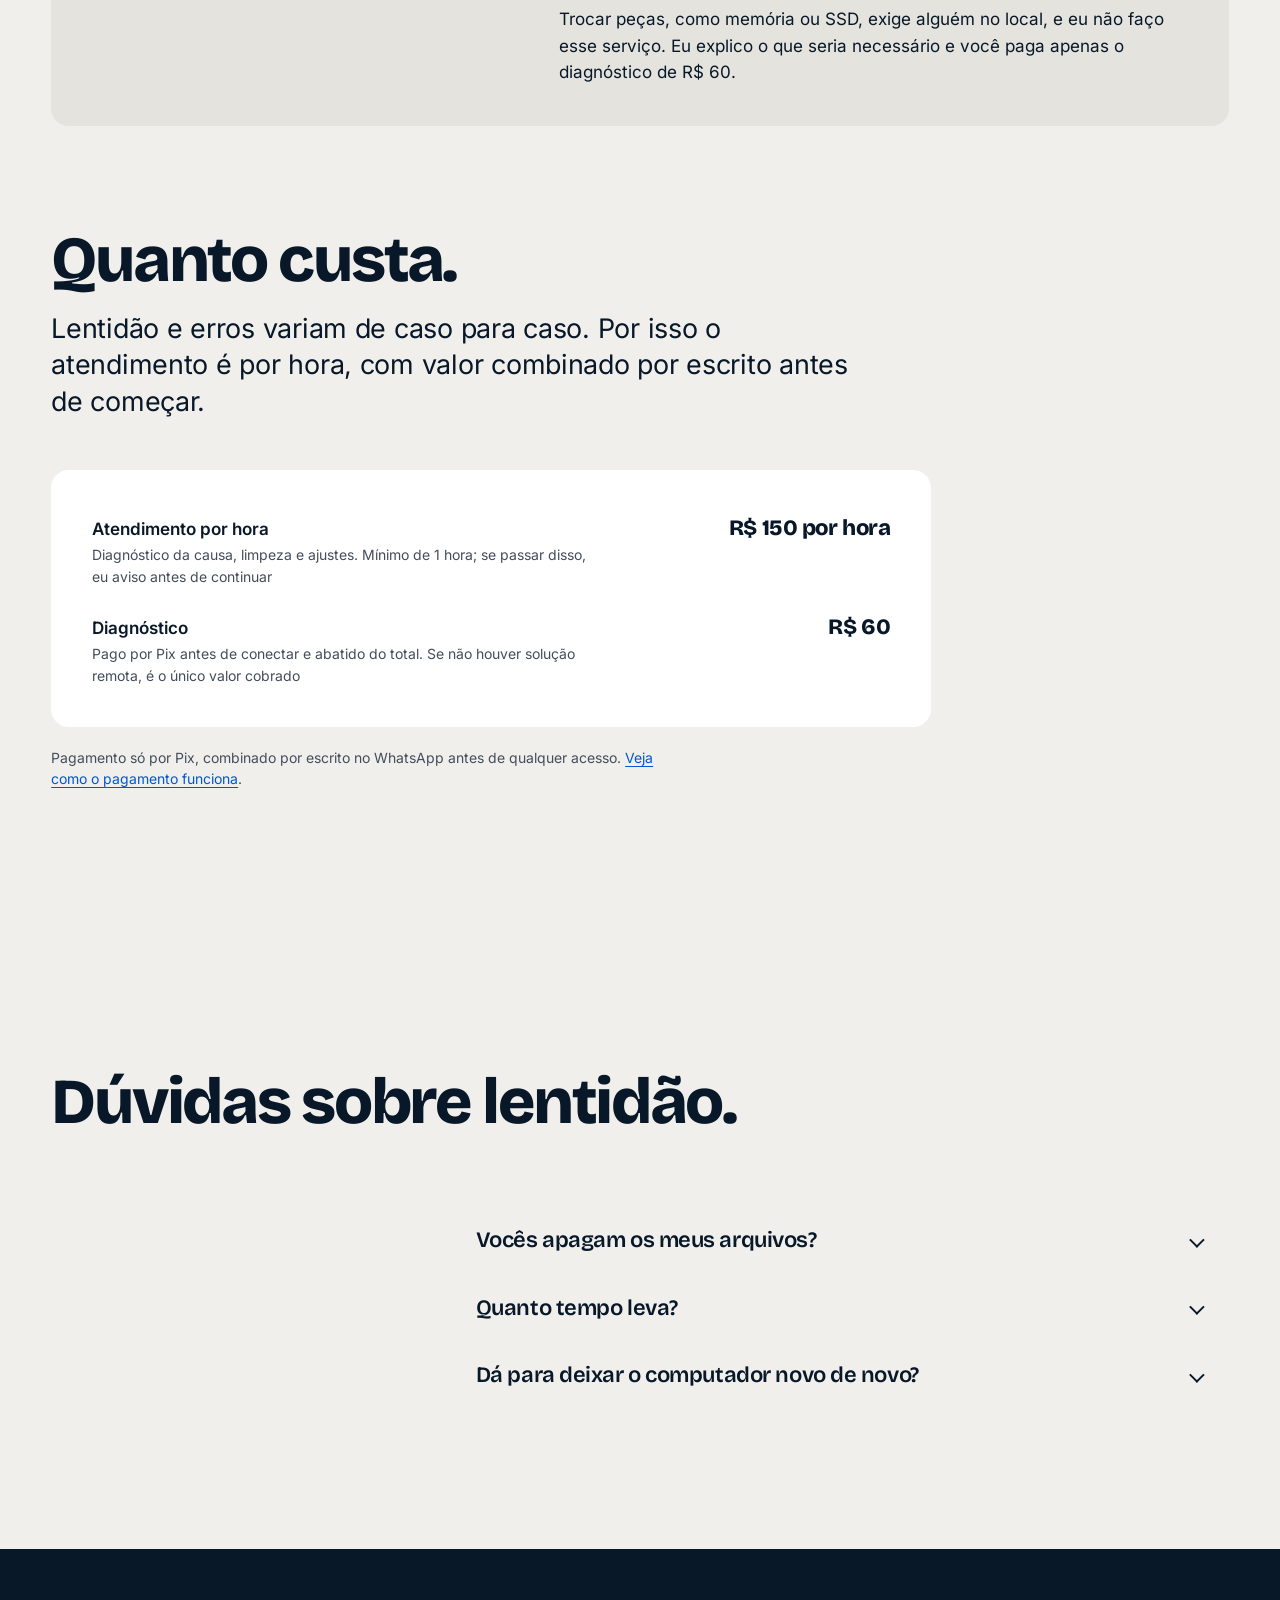
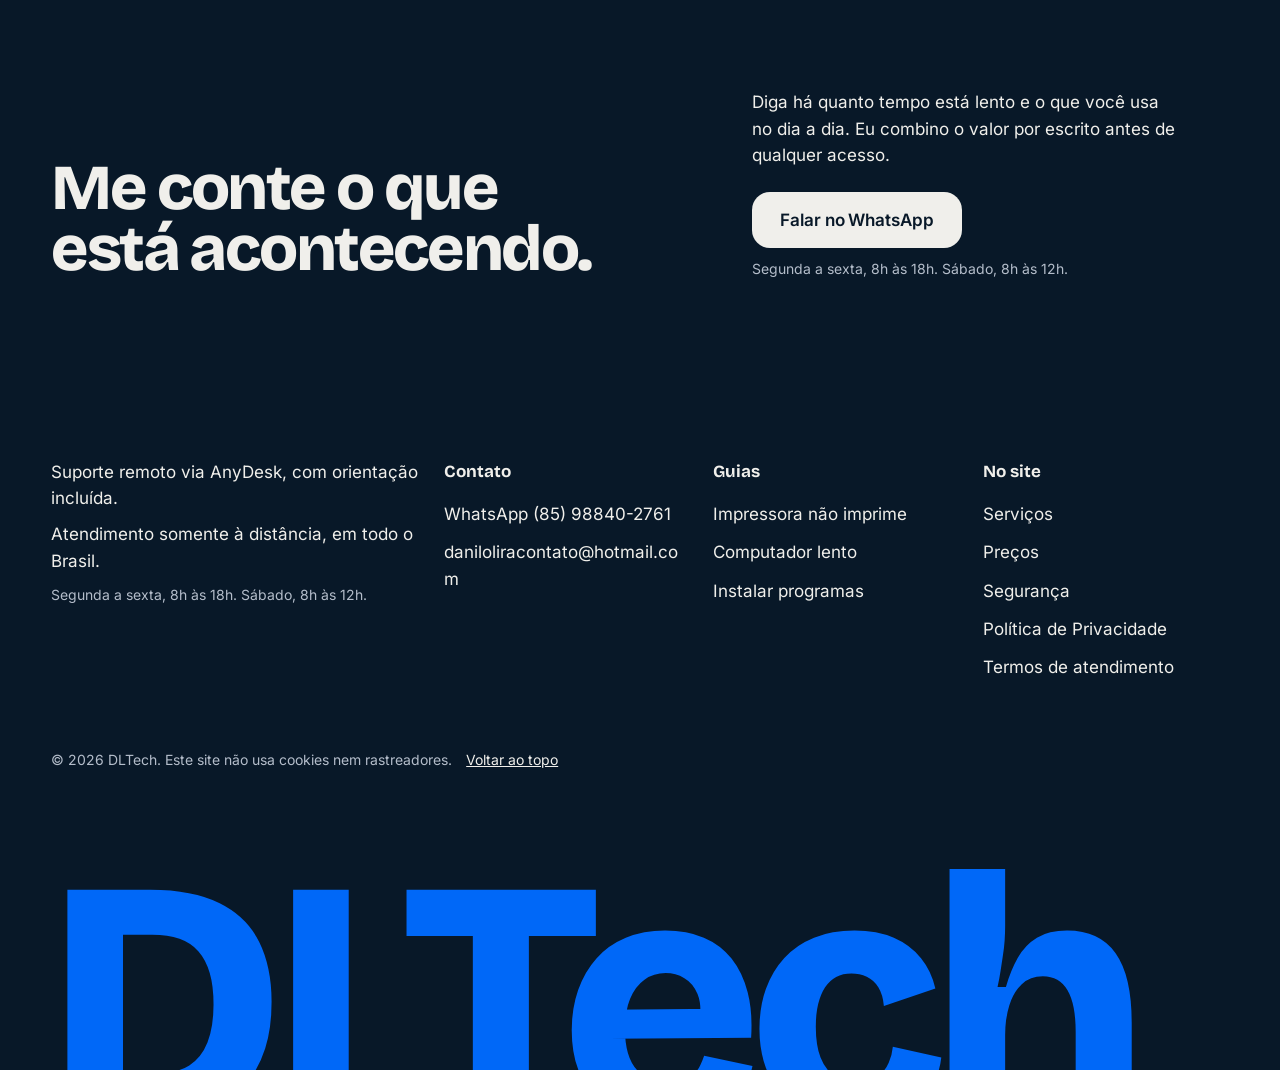
<file: computador-lento.html>
<!doctype html>
<html lang="pt-BR">
<head>
<meta charset="utf-8">
<meta name="viewport" content="width=device-width, initial-scale=1">
<title>Computador lento ou travando? Solução por acesso remoto | DLTech</title>
<meta name="description" content="Computador demora para ligar, abre devagar ou trava? Veja o que costuma causar a lentidão e como a DLTech investiga e melhora por acesso remoto.">
<link rel="canonical" href="https://dltechsup.github.io/dltech/computador-lento.html">
<meta name="theme-color" content="#f0efeb">
<meta name="referrer" content="no-referrer">
<meta property="og:type" content="website">
<meta property="og:locale" content="pt_BR">
<meta property="og:site_name" content="DLTech">
<meta property="og:title" content="Computador lento ou travando? Solução por acesso remoto | DLTech">
<meta property="og:description" content="Computador demora para ligar, abre devagar ou trava? Veja o que costuma causar a lentidão e como a DLTech investiga e melhora por acesso remoto.">
<meta property="og:url" content="https://dltechsup.github.io/dltech/computador-lento.html">
<meta property="og:image" content="https://dltechsup.github.io/dltech/assets/og-image.png">
<meta property="og:image:width" content="1200">
<meta property="og:image:height" content="630">
<meta name="twitter:card" content="summary_large_image">
<link rel="icon" type="image/png" href="assets/favicon.png">
<link rel="apple-touch-icon" href="assets/apple-touch-icon.png">
<link rel="preload" href="assets/fonts/bricolage-grotesque-latin-wght-normal.woff2" as="font" type="font/woff2" crossorigin>
<link rel="preload" href="assets/fonts/inter-latin-wght-normal.woff2" as="font" type="font/woff2" crossorigin>
<link rel="stylesheet" href="assets/style.css">
<script>
  document.documentElement.className += " js";
  setTimeout(function () { if (!window.__dltReady) document.documentElement.className += " reveal-fallback"; }, 2500);
</script>
<noscript><style>html.js [data-reveal], html.js .ml > span, html.js .session, html.js .session .s-main, html.js .session .s-tasks li, html.js .hero-row { opacity: 1 !important; transform: none !important; clip-path: none !important; }</style></noscript>
<script type="application/ld+json">
{
  "@context": "https://schema.org",
  "@type": "BreadcrumbList",
  "itemListElement": [
    {
      "@type": "ListItem",
      "position": 1,
      "name": "Início",
      "item": "https://dltechsup.github.io/dltech/"
    },
    {
      "@type": "ListItem",
      "position": 2,
      "name": "Computador lento ou travando",
      "item": "https://dltechsup.github.io/dltech/computador-lento.html"
    }
  ]
}
</script>
<script type="application/ld+json">
{
  "@context": "https://schema.org",
  "@type": "Service",
  "name": "Computador lento ou travando",
  "description": "Computador demora para ligar, abre devagar ou trava? Veja o que costuma causar a lentidão e como a DLTech investiga e melhora por acesso remoto.",
  "serviceType": "Suporte técnico remoto",
  "areaServed": {
    "@type": "Country",
    "name": "Brasil"
  },
  "provider": {
    "@type": "ProfessionalService",
    "name": "DLTech",
    "url": "https://dltechsup.github.io/dltech/",
    "telephone": "+55 85 98840-2761"
  },
  "url": "https://dltechsup.github.io/dltech/computador-lento.html"
}
</script>
<script type="application/ld+json">
{
  "@context": "https://schema.org",
  "@type": "FAQPage",
  "mainEntity": [
    {
      "@type": "Question",
      "name": "Vocês apagam os meus arquivos?",
      "acceptedAnswer": {
        "@type": "Answer",
        "text": "Não sem te perguntar. Removo arquivos temporários e sobras de programas. Documentos, fotos e outros arquivos pessoais só são mexidos com a sua autorização."
      }
    },
    {
      "@type": "Question",
      "name": "Quanto tempo leva?",
      "acceptedAnswer": {
        "@type": "Answer",
        "text": "Depende do caso. A análise inicial diz o que é e quanto tempo deve levar, e você decide se quer seguir antes de eu mexer."
      }
    },
    {
      "@type": "Question",
      "name": "Dá para deixar o computador novo de novo?",
      "acceptedAnswer": {
        "@type": "Answer",
        "text": "Dá para melhorar bastante quando a causa é software. Quando a causa é o equipamento, eu aviso com sinceridade o que o software consegue e o que não consegue."
      }
    }
  ]
}
</script>
</head>
<body>
<a class="skip" href="#conteudo">Ir para o conteúdo</a>
<header class="top">
  <div class="wrap">
    <a class="brand" href="index.html" aria-label="DLTech, início"><img src="assets/logo-dltech.png" width="163" height="34" alt="DLTech, suporte remoto"></a>
    <button class="menu-btn" type="button" aria-expanded="false" aria-controls="menu"><i aria-hidden="true"></i>Menu</button>
    <nav class="nav" id="menu" aria-label="Principal">
      <a href="index.html#servicos">Serviços</a>
      <a href="index.html#como-funciona">Como funciona</a>
      <a href="index.html#precos">Preços</a>
      <a href="index.html#seguranca">Segurança</a>
      <a href="index.html#duvidas">Dúvidas</a>
      <a class="btn sm" href="https://wa.me/5585988402761?text=Ol%C3%A1%21%20Vim%20pelo%20site%20da%20DLTech%20e%20preciso%20de%20ajuda%20com%20o%20meu%20computador." target="_blank" rel="noopener">Falar no WhatsApp</a>
    </nav>
  </div>
</header>

<main id="conteudo">
<section class="page-hero" id="topo">
  <div class="wrap">
    
    <h1 class="page-title">Computador lento ou travando.</h1>
    <div class="hero-body">
      <div class="lead-col"><p class="lead">Demora para ligar, abre devagar, congela no meio do trabalho. Muitas vezes dá para melhorar por acesso remoto, e eu explico o que achei.</p></div>
      <div class="hero-actions" data-hide-bar>
        <a class="btn" href="https://wa.me/5585988402761?text=Ol%C3%A1%21%20Vim%20pelo%20site%20da%20DLTech%20e%20o%20meu%20computador%20est%C3%A1%20lento%20ou%20travando." target="_blank" rel="noopener">Falar no WhatsApp</a>
        <a class="link" href="index.html#precos">Ver todos os preços <svg viewBox="0 0 16 16" fill="none" stroke="currentColor" stroke-width="2" stroke-linecap="round" stroke-linejoin="round" aria-hidden="true"><path d="M3 8h10M9 4l4 4-4 4"/></svg></a>
        <p class="note">Segunda a sexta, 8h às 18h. Sábado, 8h às 12h.</p>
      </div>
    </div>
  </div>
</section>


<section class="doc">
  <div class="wrap">
    <div class="doc-list">
<div class="doc-row" data-reveal><h2 class="h-t3">O que costuma causar isso.</h2><div class="doc-body"><ul class="bullets"><li>Programas demais abrindo junto com o Windows.</li><li>Pouco espaço livre no disco.</li><li>Atualizações do Windows ou de programas pendentes ou travadas.</li><li>Vírus, extensões e programas indesejados rodando em segundo plano.</li><li>Equipamento antigo, com pouca memória ou disco muito lento.</li></ul></div></div>
<div class="doc-row" data-reveal><h2 class="h-t3">O que eu faço por acesso remoto.</h2><div class="doc-body"><ul class="bullets"><li>Vejo o que está consumindo processador, memória e disco.</li><li>Desativo o que não precisa abrir junto com o Windows.</li><li>Libero espaço removendo arquivos temporários e sobras de programas, sem apagar os seus arquivos pessoais sem te perguntar.</li><li>Faço a análise de vírus e removo programas e anúncios indesejados.</li><li>Aplico atualizações pendentes e ajusto as configurações de desempenho.</li><li>Explico o que causava a lentidão e como evitar que volte.</li></ul></div></div>
<div class="doc-row" data-reveal><h2 class="h-t3">O que você precisa ter.</h2><div class="doc-body"><ul class="bullets"><li>O computador ligando e com internet. Se o Windows nem inicia, não consigo conectar.</li><li>O AnyDesk instalado. Eu te guio, e o passo a passo está em <a class="inline" href="index.html#como-funciona">Como funciona</a>.</li><li>Se tiver arquivos importantes, me avise: quando possível, eu copio antes de começar.</li></ul></div></div>
<div class="doc-row" data-reveal><h2 class="h-t3">Quando o problema é o equipamento.</h2><div class="doc-body"><p>Se o computador é muito antigo ou tem pouca memória, ou usa um HD comum, o software só melhora até certo ponto. Eu digo isso com sinceridade, sem prometer o que não dá para entregar.</p><p>Trocar peças, como memória ou SSD, exige alguém no local, e eu não faço esse serviço. Eu explico o que seria necessário e você paga apenas o diagnóstico de R$ 60.</p></div></div>
    </div>
  </div>
</section>

<section class="sec price-sec" aria-labelledby="preco-t">
  <div class="wrap">
    <div class="sec-head">
      <h2 id="preco-t" data-reveal>Quanto custa.</h2>
      <p class="lead" data-reveal>Lentidão e erros variam de caso para caso. Por isso o atendimento é por hora, com valor combinado por escrito antes de começar.</p>
    </div>
    <div class="price-list">
<div class="price-row" data-reveal><div><strong>Atendimento por hora</strong><span>Diagnóstico da causa, limpeza e ajustes. Mínimo de 1 hora; se passar disso, eu aviso antes de continuar</span></div><div class="v">R$ 150 por hora</div></div>
<div class="price-row" data-reveal><div><strong>Diagnóstico</strong><span>Pago por Pix antes de conectar e abatido do total. Se não houver solução remota, é o único valor cobrado</span></div><div class="v">R$ 60</div></div>
    </div>
    <p class="after note" data-reveal>Pagamento só por Pix, combinado por escrito no WhatsApp antes de qualquer acesso. <a class="inline" href="index.html#pagamento">Veja como o pagamento funciona</a>.</p>
  </div>
</section>

<section class="faq sec" aria-labelledby="faq-t">
  <div class="wrap">
    <div class="faq-grid">
      <h2 id="faq-t" data-reveal>Dúvidas sobre lentidão.</h2>
      <div class="faq-list">
<details data-reveal><summary>Vocês apagam os meus arquivos?</summary><div class="ans"><p>Não sem te perguntar. Removo arquivos temporários e sobras de programas. Documentos, fotos e outros arquivos pessoais só são mexidos com a sua autorização.</p></div></details>
<details data-reveal><summary>Quanto tempo leva?</summary><div class="ans"><p>Depende do caso. A análise inicial diz o que é e quanto tempo deve levar, e você decide se quer seguir antes de eu mexer.</p></div></details>
<details data-reveal><summary>Dá para deixar o computador novo de novo?</summary><div class="ans"><p>Dá para melhorar bastante quando a causa é software. Quando a causa é o equipamento, eu aviso com sinceridade o que o software consegue e o que não consegue.</p></div></details>
      </div>
    </div>
  </div>
</section>

<section class="cta-band sec" aria-labelledby="cta-t">
  <div class="wrap">
    <div class="cta-grid">
      <h2 id="cta-t" data-reveal>Me conte o que está acontecendo.</h2>
      <div class="cta-copy" data-reveal data-hide-bar>
        <p class="lead">Diga há quanto tempo está lento e o que você usa no dia a dia. Eu combino o valor por escrito antes de qualquer acesso.</p>
        <div class="cta-actions">
          <a class="btn on-navy" href="https://wa.me/5585988402761?text=Ol%C3%A1%21%20Vim%20pelo%20site%20da%20DLTech%20e%20o%20meu%20computador%20est%C3%A1%20lento%20ou%20travando." target="_blank" rel="noopener">Falar no WhatsApp</a>
          <p class="note">Segunda a sexta, 8h às 18h. Sábado, 8h às 12h.</p>
        </div>
      </div>
    </div>
  </div>
</section>
</main>

<footer class="foot">
  <div class="wrap">
    <div class="foot-grid">
      <div class="foot-brand">
        <p>Suporte remoto via AnyDesk, com orientação incluída.</p>
        <p>Atendimento somente à distância, em todo o Brasil.</p>
        <p class="note">Segunda a sexta, 8h às 18h. Sábado, 8h às 12h.</p>
      </div>
      <div class="foot-col c1">
        <strong>Contato</strong>
        <a href="https://wa.me/5585988402761?text=Ol%C3%A1%21%20Vim%20pelo%20site%20da%20DLTech%20e%20preciso%20de%20ajuda%20com%20o%20meu%20computador." target="_blank" rel="noopener">WhatsApp (85) 98840-2761</a>
        <a href="mailto:daniloliracontato@hotmail.com">daniloliracontato@hotmail.com</a>
      </div>
      <div class="foot-col c2">
        <strong>Guias</strong>
        <a href="impressora-nao-imprime.html">Impressora não imprime</a>
        <a href="computador-lento.html">Computador lento</a>
        <a href="instalar-programas.html">Instalar programas</a>
      </div>
      <div class="foot-col c3">
        <strong>No site</strong>
        <a href="index.html#servicos">Serviços</a>
        <a href="index.html#precos">Preços</a>
        <a href="index.html#seguranca">Segurança</a>
        <a href="privacidade.html">Política de Privacidade</a>
        <a href="termos.html">Termos de atendimento</a>
      </div>
    </div>
    <p class="foot-legal note">© 2026 DLTech. Este site não usa cookies nem rastreadores. <a href="#topo">Voltar ao topo</a></p>
  </div>
  <p class="foot-mark" aria-hidden="true">DLTech</p>
</footer>

<div class="wa-bar"><a class="btn" href="https://wa.me/5585988402761?text=Ol%C3%A1%21%20Vim%20pelo%20site%20da%20DLTech%20e%20preciso%20de%20ajuda%20com%20o%20meu%20computador." target="_blank" rel="noopener">WhatsApp</a></div>
<script src="assets/app.js" defer></script>
</body>
</html>
</file>
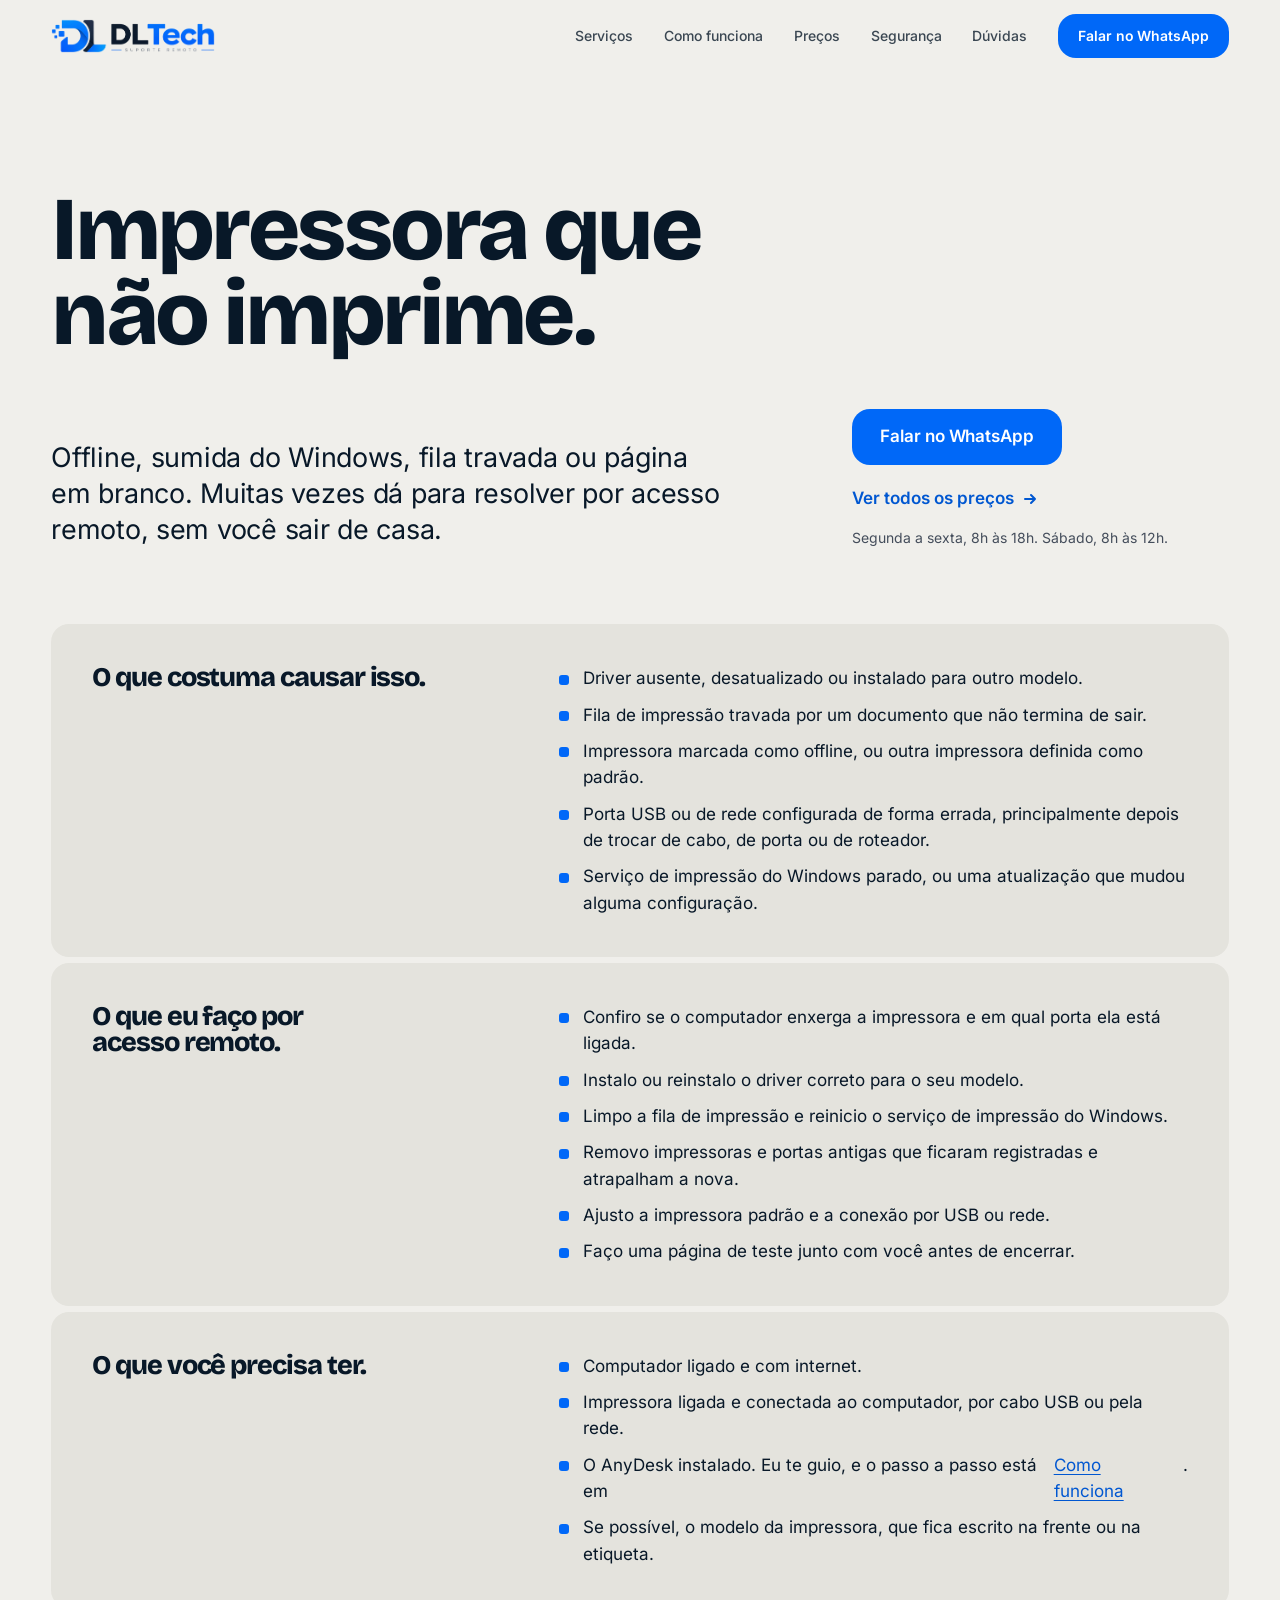
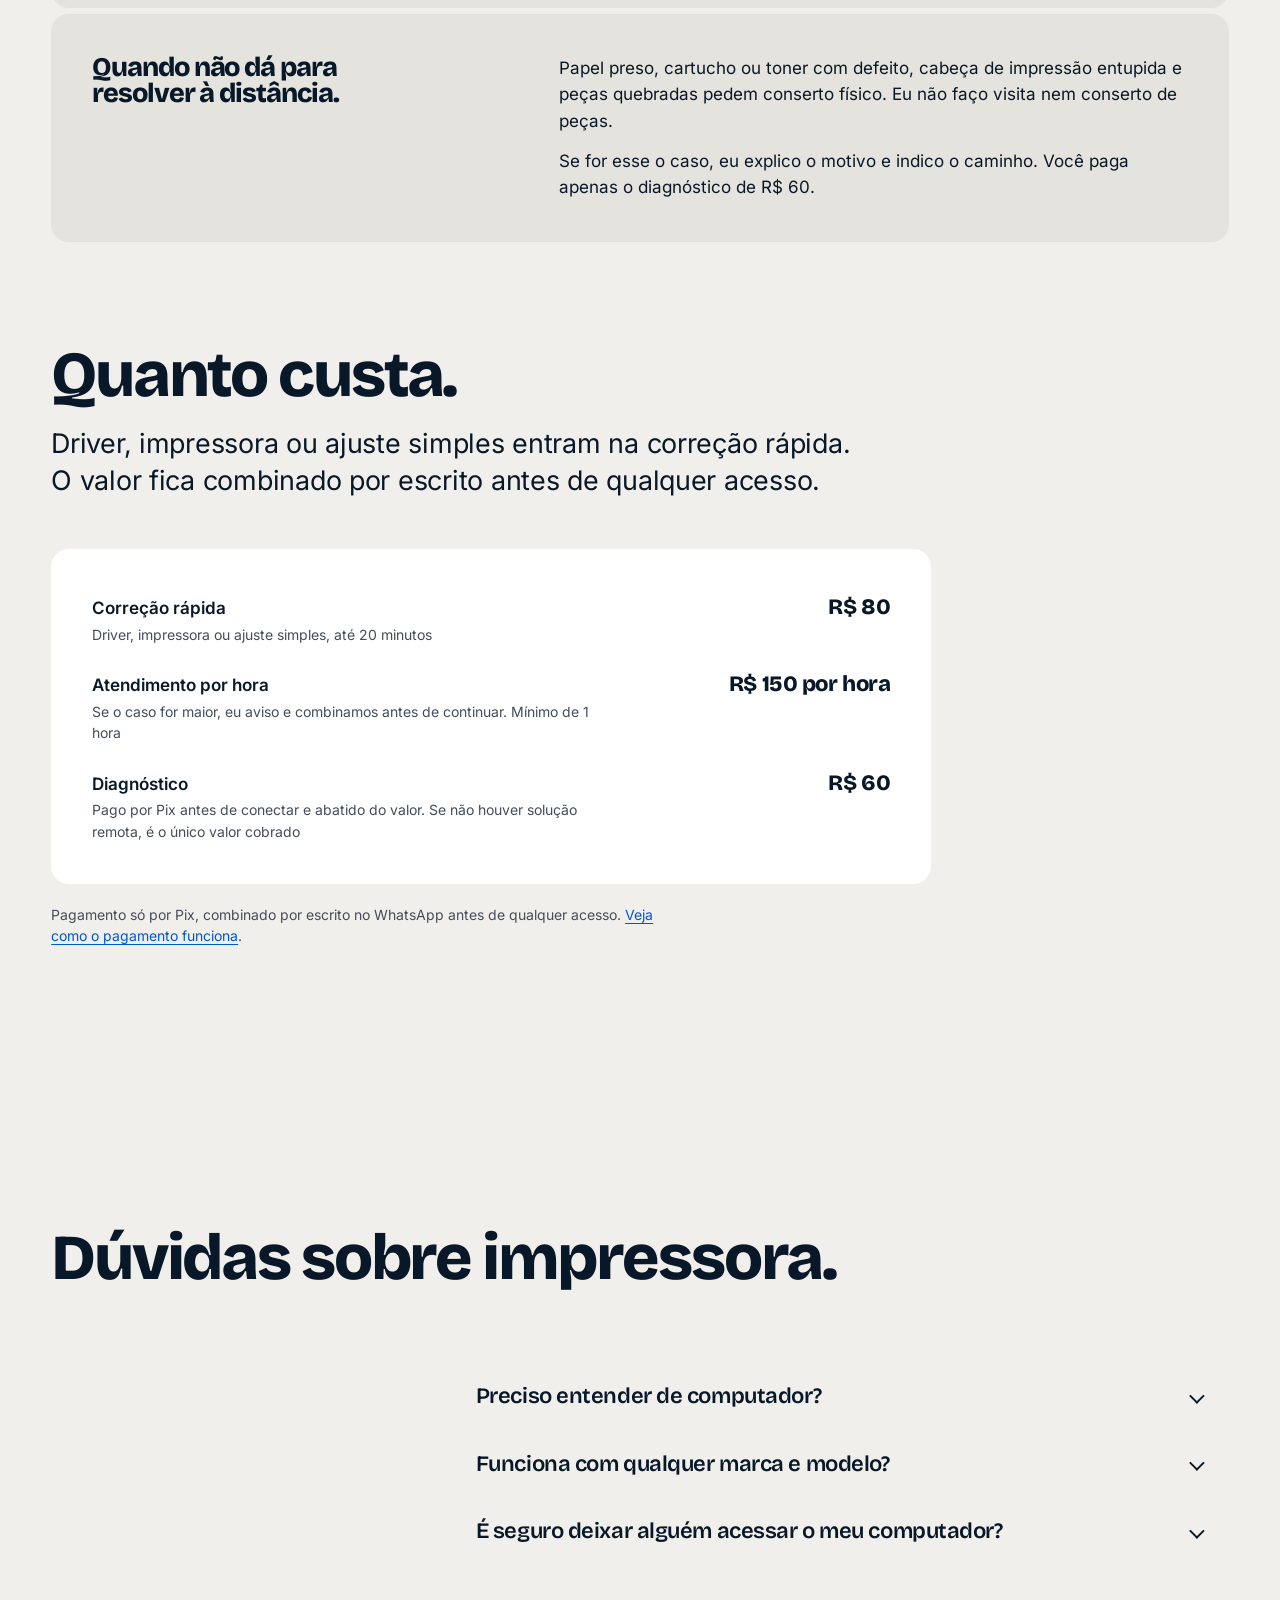
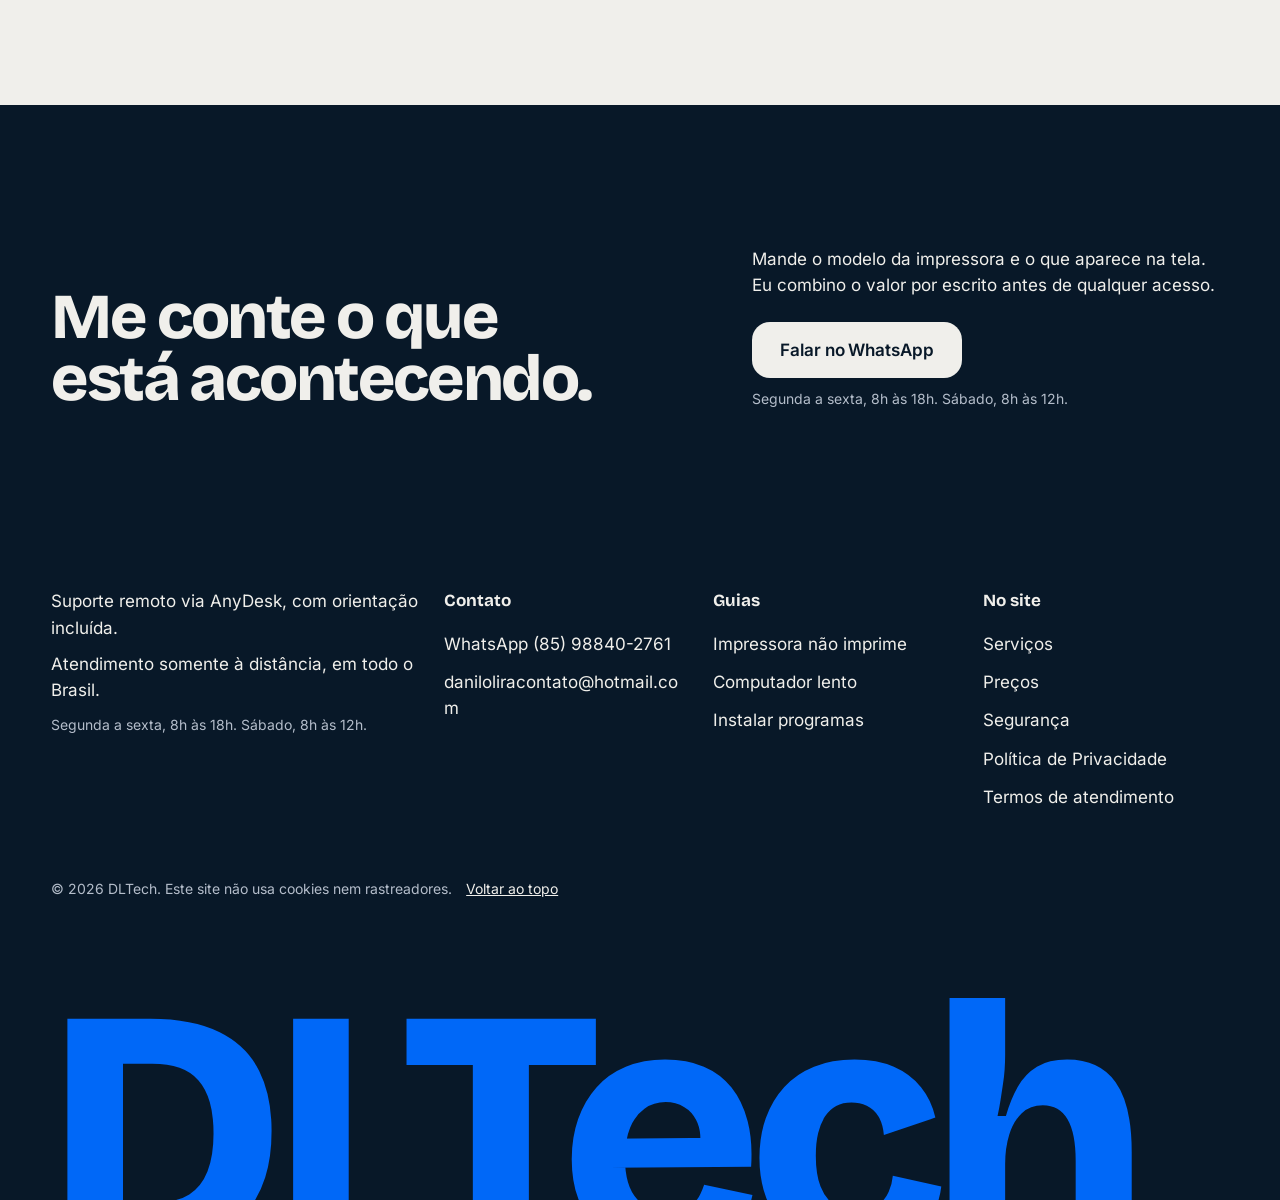
<file: impressora-nao-imprime.html>
<!doctype html>
<html lang="pt-BR">
<head>
<meta charset="utf-8">
<meta name="viewport" content="width=device-width, initial-scale=1">
<title>Impressora não imprime ou não aparece no Windows | DLTech</title>
<meta name="description" content="Impressora offline, que sumiu do Windows ou não imprime? Veja as causas mais comuns e como a DLTech resolve por acesso remoto, com preço combinado antes.">
<link rel="canonical" href="https://dltechsup.github.io/dltech/impressora-nao-imprime.html">
<meta name="theme-color" content="#f0efeb">
<meta name="referrer" content="no-referrer">
<meta property="og:type" content="website">
<meta property="og:locale" content="pt_BR">
<meta property="og:site_name" content="DLTech">
<meta property="og:title" content="Impressora não imprime ou não aparece no Windows | DLTech">
<meta property="og:description" content="Impressora offline, que sumiu do Windows ou não imprime? Veja as causas mais comuns e como a DLTech resolve por acesso remoto, com preço combinado antes.">
<meta property="og:url" content="https://dltechsup.github.io/dltech/impressora-nao-imprime.html">
<meta property="og:image" content="https://dltechsup.github.io/dltech/assets/og-image.png">
<meta property="og:image:width" content="1200">
<meta property="og:image:height" content="630">
<meta name="twitter:card" content="summary_large_image">
<link rel="icon" type="image/png" href="assets/favicon.png">
<link rel="apple-touch-icon" href="assets/apple-touch-icon.png">
<link rel="preload" href="assets/fonts/bricolage-grotesque-latin-wght-normal.woff2" as="font" type="font/woff2" crossorigin>
<link rel="preload" href="assets/fonts/inter-latin-wght-normal.woff2" as="font" type="font/woff2" crossorigin>
<link rel="stylesheet" href="assets/style.css">
<script>
  document.documentElement.className += " js";
  setTimeout(function () { if (!window.__dltReady) document.documentElement.className += " reveal-fallback"; }, 2500);
</script>
<noscript><style>html.js [data-reveal], html.js .ml > span, html.js .session, html.js .session .s-main, html.js .session .s-tasks li, html.js .hero-row { opacity: 1 !important; transform: none !important; clip-path: none !important; }</style></noscript>
<script type="application/ld+json">
{
  "@context": "https://schema.org",
  "@type": "BreadcrumbList",
  "itemListElement": [
    {
      "@type": "ListItem",
      "position": 1,
      "name": "Início",
      "item": "https://dltechsup.github.io/dltech/"
    },
    {
      "@type": "ListItem",
      "position": 2,
      "name": "Impressora que não imprime",
      "item": "https://dltechsup.github.io/dltech/impressora-nao-imprime.html"
    }
  ]
}
</script>
<script type="application/ld+json">
{
  "@context": "https://schema.org",
  "@type": "Service",
  "name": "Impressora que não imprime",
  "description": "Impressora offline, que sumiu do Windows ou não imprime? Veja as causas mais comuns e como a DLTech resolve por acesso remoto, com preço combinado antes.",
  "serviceType": "Suporte técnico remoto",
  "areaServed": {
    "@type": "Country",
    "name": "Brasil"
  },
  "provider": {
    "@type": "ProfessionalService",
    "name": "DLTech",
    "url": "https://dltechsup.github.io/dltech/",
    "telephone": "+55 85 98840-2761"
  },
  "url": "https://dltechsup.github.io/dltech/impressora-nao-imprime.html"
}
</script>
<script type="application/ld+json">
{
  "@context": "https://schema.org",
  "@type": "FAQPage",
  "mainEntity": [
    {
      "@type": "Question",
      "name": "Preciso entender de computador?",
      "acceptedAnswer": {
        "@type": "Answer",
        "text": "Não. Eu te guio por mensagem ou telefone em cada passo, com palavras simples."
      }
    },
    {
      "@type": "Question",
      "name": "Funciona com qualquer marca e modelo?",
      "acceptedAnswer": {
        "@type": "Answer",
        "text": "Depende do modelo. Na maior parte dos casos o driver do fabricante resolve, mas se não existir driver para a sua versão do Windows eu te aviso antes de seguir, e você paga apenas o diagnóstico."
      }
    },
    {
      "@type": "Question",
      "name": "É seguro deixar alguém acessar o meu computador?",
      "acceptedAnswer": {
        "@type": "Answer",
        "text": "O acesso é pelo AnyDesk e só abre quando você autoriza na sua tela. Você acompanha tudo e pode encerrar quando quiser. Não peço senha de banco, cartão ou documentos."
      }
    }
  ]
}
</script>
</head>
<body>
<a class="skip" href="#conteudo">Ir para o conteúdo</a>
<header class="top">
  <div class="wrap">
    <a class="brand" href="index.html" aria-label="DLTech, início"><img src="assets/logo-dltech.png" width="163" height="34" alt="DLTech, suporte remoto"></a>
    <button class="menu-btn" type="button" aria-expanded="false" aria-controls="menu"><i aria-hidden="true"></i>Menu</button>
    <nav class="nav" id="menu" aria-label="Principal">
      <a href="index.html#servicos">Serviços</a>
      <a href="index.html#como-funciona">Como funciona</a>
      <a href="index.html#precos">Preços</a>
      <a href="index.html#seguranca">Segurança</a>
      <a href="index.html#duvidas">Dúvidas</a>
      <a class="btn sm" href="https://wa.me/5585988402761?text=Ol%C3%A1%21%20Vim%20pelo%20site%20da%20DLTech%20e%20preciso%20de%20ajuda%20com%20o%20meu%20computador." target="_blank" rel="noopener">Falar no WhatsApp</a>
    </nav>
  </div>
</header>

<main id="conteudo">
<section class="page-hero" id="topo">
  <div class="wrap">
    
    <h1 class="page-title">Impressora que não imprime.</h1>
    <div class="hero-body">
      <div class="lead-col"><p class="lead">Offline, sumida do Windows, fila travada ou página em branco. Muitas vezes dá para resolver por acesso remoto, sem você sair de casa.</p></div>
      <div class="hero-actions" data-hide-bar>
        <a class="btn" href="https://wa.me/5585988402761?text=Ol%C3%A1%21%20Vim%20pelo%20site%20da%20DLTech%20e%20a%20minha%20impressora%20n%C3%A3o%20est%C3%A1%20imprimindo." target="_blank" rel="noopener">Falar no WhatsApp</a>
        <a class="link" href="index.html#precos">Ver todos os preços <svg viewBox="0 0 16 16" fill="none" stroke="currentColor" stroke-width="2" stroke-linecap="round" stroke-linejoin="round" aria-hidden="true"><path d="M3 8h10M9 4l4 4-4 4"/></svg></a>
        <p class="note">Segunda a sexta, 8h às 18h. Sábado, 8h às 12h.</p>
      </div>
    </div>
  </div>
</section>


<section class="doc">
  <div class="wrap">
    <div class="doc-list">
<div class="doc-row" data-reveal><h2 class="h-t3">O que costuma causar isso.</h2><div class="doc-body"><ul class="bullets"><li>Driver ausente, desatualizado ou instalado para outro modelo.</li><li>Fila de impressão travada por um documento que não termina de sair.</li><li>Impressora marcada como offline, ou outra impressora definida como padrão.</li><li>Porta USB ou de rede configurada de forma errada, principalmente depois de trocar de cabo, de porta ou de roteador.</li><li>Serviço de impressão do Windows parado, ou uma atualização que mudou alguma configuração.</li></ul></div></div>
<div class="doc-row" data-reveal><h2 class="h-t3">O que eu faço por acesso remoto.</h2><div class="doc-body"><ul class="bullets"><li>Confiro se o computador enxerga a impressora e em qual porta ela está ligada.</li><li>Instalo ou reinstalo o driver correto para o seu modelo.</li><li>Limpo a fila de impressão e reinicio o serviço de impressão do Windows.</li><li>Removo impressoras e portas antigas que ficaram registradas e atrapalham a nova.</li><li>Ajusto a impressora padrão e a conexão por USB ou rede.</li><li>Faço uma página de teste junto com você antes de encerrar.</li></ul></div></div>
<div class="doc-row" data-reveal><h2 class="h-t3">O que você precisa ter.</h2><div class="doc-body"><ul class="bullets"><li>Computador ligado e com internet.</li><li>Impressora ligada e conectada ao computador, por cabo USB ou pela rede.</li><li>O AnyDesk instalado. Eu te guio, e o passo a passo está em <a class="inline" href="index.html#como-funciona">Como funciona</a>.</li><li>Se possível, o modelo da impressora, que fica escrito na frente ou na etiqueta.</li></ul></div></div>
<div class="doc-row" data-reveal><h2 class="h-t3">Quando não dá para resolver à distância.</h2><div class="doc-body"><p>Papel preso, cartucho ou toner com defeito, cabeça de impressão entupida e peças quebradas pedem conserto físico. Eu não faço visita nem conserto de peças.</p><p>Se for esse o caso, eu explico o motivo e indico o caminho. Você paga apenas o diagnóstico de R$ 60.</p></div></div>
    </div>
  </div>
</section>

<section class="sec price-sec" aria-labelledby="preco-t">
  <div class="wrap">
    <div class="sec-head">
      <h2 id="preco-t" data-reveal>Quanto custa.</h2>
      <p class="lead" data-reveal>Driver, impressora ou ajuste simples entram na correção rápida. O valor fica combinado por escrito antes de qualquer acesso.</p>
    </div>
    <div class="price-list">
<div class="price-row" data-reveal><div><strong>Correção rápida</strong><span>Driver, impressora ou ajuste simples, até 20 minutos</span></div><div class="v">R$ 80</div></div>
<div class="price-row" data-reveal><div><strong>Atendimento por hora</strong><span>Se o caso for maior, eu aviso e combinamos antes de continuar. Mínimo de 1 hora</span></div><div class="v">R$ 150 por hora</div></div>
<div class="price-row" data-reveal><div><strong>Diagnóstico</strong><span>Pago por Pix antes de conectar e abatido do valor. Se não houver solução remota, é o único valor cobrado</span></div><div class="v">R$ 60</div></div>
    </div>
    <p class="after note" data-reveal>Pagamento só por Pix, combinado por escrito no WhatsApp antes de qualquer acesso. <a class="inline" href="index.html#pagamento">Veja como o pagamento funciona</a>.</p>
  </div>
</section>

<section class="faq sec" aria-labelledby="faq-t">
  <div class="wrap">
    <div class="faq-grid">
      <h2 id="faq-t" data-reveal>Dúvidas sobre impressora.</h2>
      <div class="faq-list">
<details data-reveal><summary>Preciso entender de computador?</summary><div class="ans"><p>Não. Eu te guio por mensagem ou telefone em cada passo, com palavras simples.</p></div></details>
<details data-reveal><summary>Funciona com qualquer marca e modelo?</summary><div class="ans"><p>Depende do modelo. Na maior parte dos casos o driver do fabricante resolve, mas se não existir driver para a sua versão do Windows eu te aviso antes de seguir, e você paga apenas o diagnóstico.</p></div></details>
<details data-reveal><summary>É seguro deixar alguém acessar o meu computador?</summary><div class="ans"><p>O acesso é pelo AnyDesk e só abre quando você autoriza na sua tela. Você acompanha tudo e pode encerrar quando quiser. Não peço senha de banco, cartão ou documentos.</p></div></details>
      </div>
    </div>
  </div>
</section>

<section class="cta-band sec" aria-labelledby="cta-t">
  <div class="wrap">
    <div class="cta-grid">
      <h2 id="cta-t" data-reveal>Me conte o que está acontecendo.</h2>
      <div class="cta-copy" data-reveal data-hide-bar>
        <p class="lead">Mande o modelo da impressora e o que aparece na tela. Eu combino o valor por escrito antes de qualquer acesso.</p>
        <div class="cta-actions">
          <a class="btn on-navy" href="https://wa.me/5585988402761?text=Ol%C3%A1%21%20Vim%20pelo%20site%20da%20DLTech%20e%20a%20minha%20impressora%20n%C3%A3o%20est%C3%A1%20imprimindo." target="_blank" rel="noopener">Falar no WhatsApp</a>
          <p class="note">Segunda a sexta, 8h às 18h. Sábado, 8h às 12h.</p>
        </div>
      </div>
    </div>
  </div>
</section>
</main>

<footer class="foot">
  <div class="wrap">
    <div class="foot-grid">
      <div class="foot-brand">
        <p>Suporte remoto via AnyDesk, com orientação incluída.</p>
        <p>Atendimento somente à distância, em todo o Brasil.</p>
        <p class="note">Segunda a sexta, 8h às 18h. Sábado, 8h às 12h.</p>
      </div>
      <div class="foot-col c1">
        <strong>Contato</strong>
        <a href="https://wa.me/5585988402761?text=Ol%C3%A1%21%20Vim%20pelo%20site%20da%20DLTech%20e%20preciso%20de%20ajuda%20com%20o%20meu%20computador." target="_blank" rel="noopener">WhatsApp (85) 98840-2761</a>
        <a href="mailto:daniloliracontato@hotmail.com">daniloliracontato@hotmail.com</a>
      </div>
      <div class="foot-col c2">
        <strong>Guias</strong>
        <a href="impressora-nao-imprime.html">Impressora não imprime</a>
        <a href="computador-lento.html">Computador lento</a>
        <a href="instalar-programas.html">Instalar programas</a>
      </div>
      <div class="foot-col c3">
        <strong>No site</strong>
        <a href="index.html#servicos">Serviços</a>
        <a href="index.html#precos">Preços</a>
        <a href="index.html#seguranca">Segurança</a>
        <a href="privacidade.html">Política de Privacidade</a>
        <a href="termos.html">Termos de atendimento</a>
      </div>
    </div>
    <p class="foot-legal note">© 2026 DLTech. Este site não usa cookies nem rastreadores. <a href="#topo">Voltar ao topo</a></p>
  </div>
  <p class="foot-mark" aria-hidden="true">DLTech</p>
</footer>

<div class="wa-bar"><a class="btn" href="https://wa.me/5585988402761?text=Ol%C3%A1%21%20Vim%20pelo%20site%20da%20DLTech%20e%20preciso%20de%20ajuda%20com%20o%20meu%20computador." target="_blank" rel="noopener">WhatsApp</a></div>
<script src="assets/app.js" defer></script>
</body>
</html>
</file>
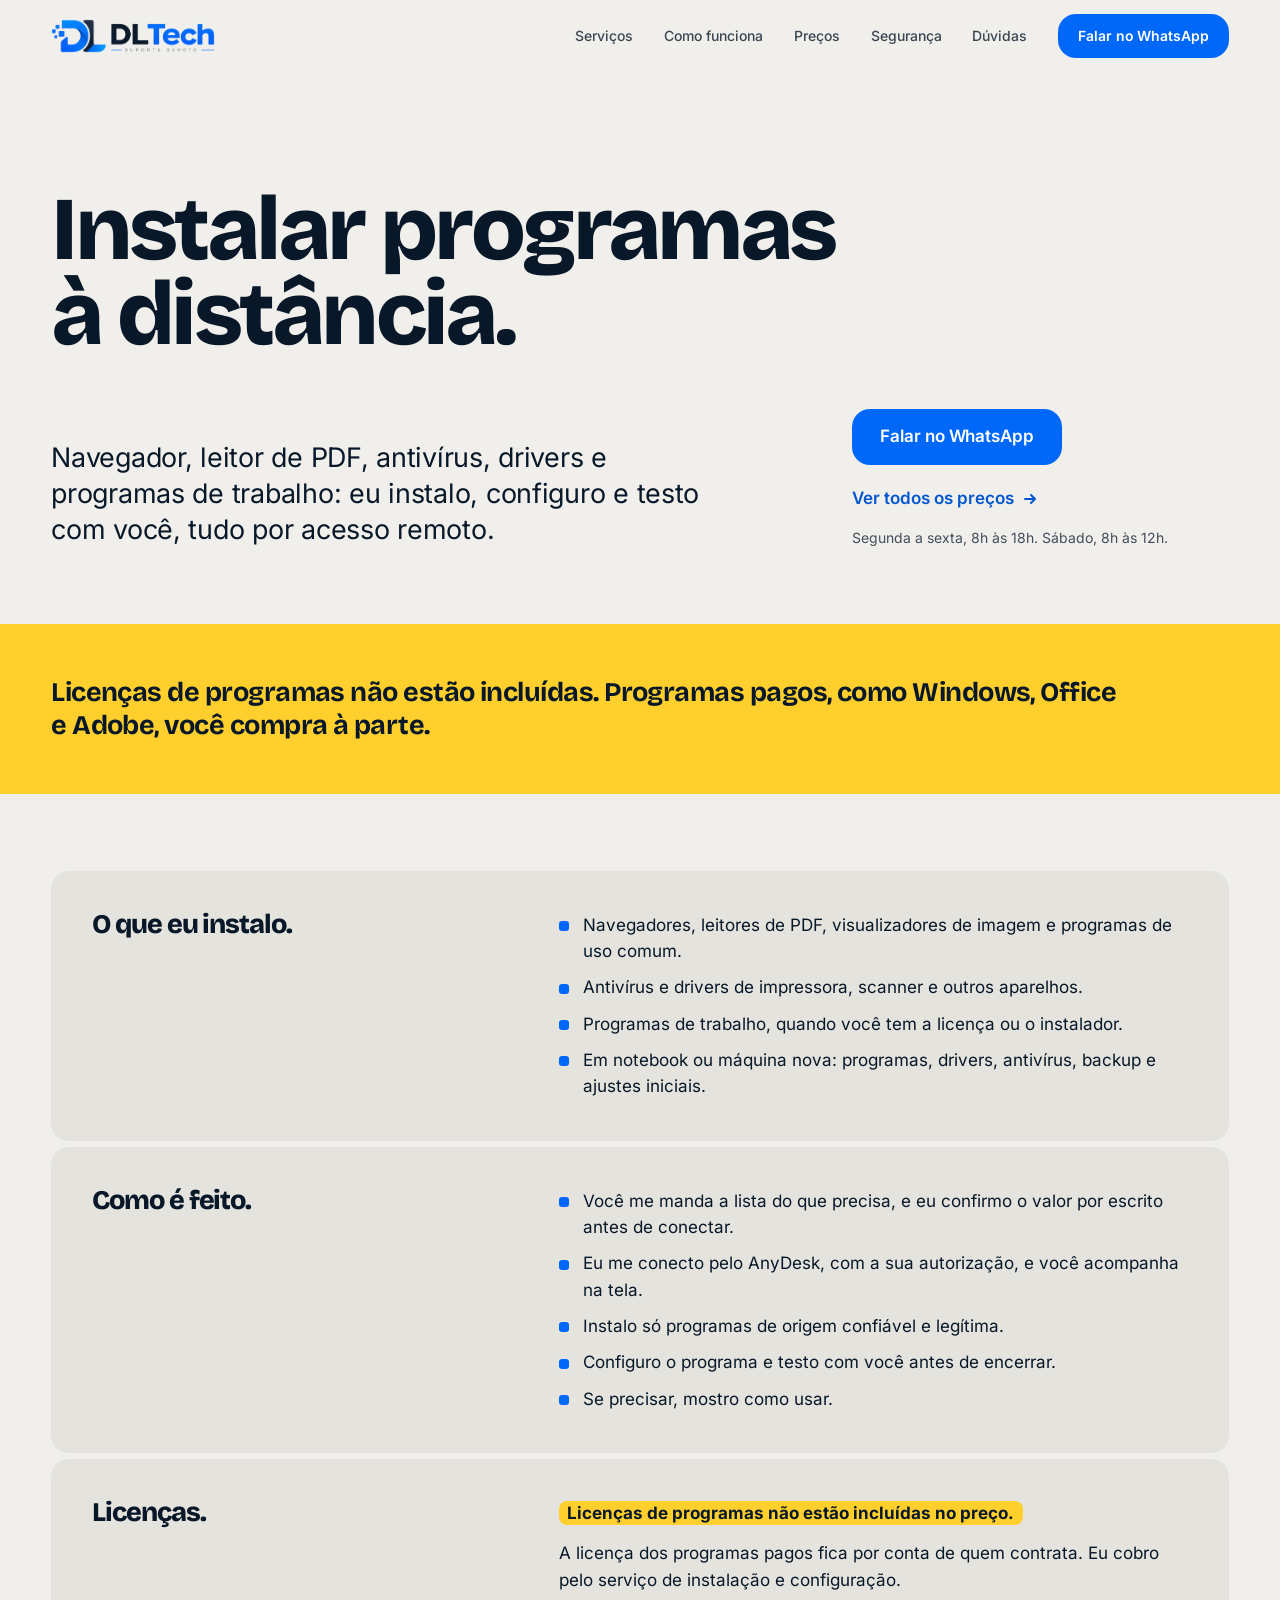
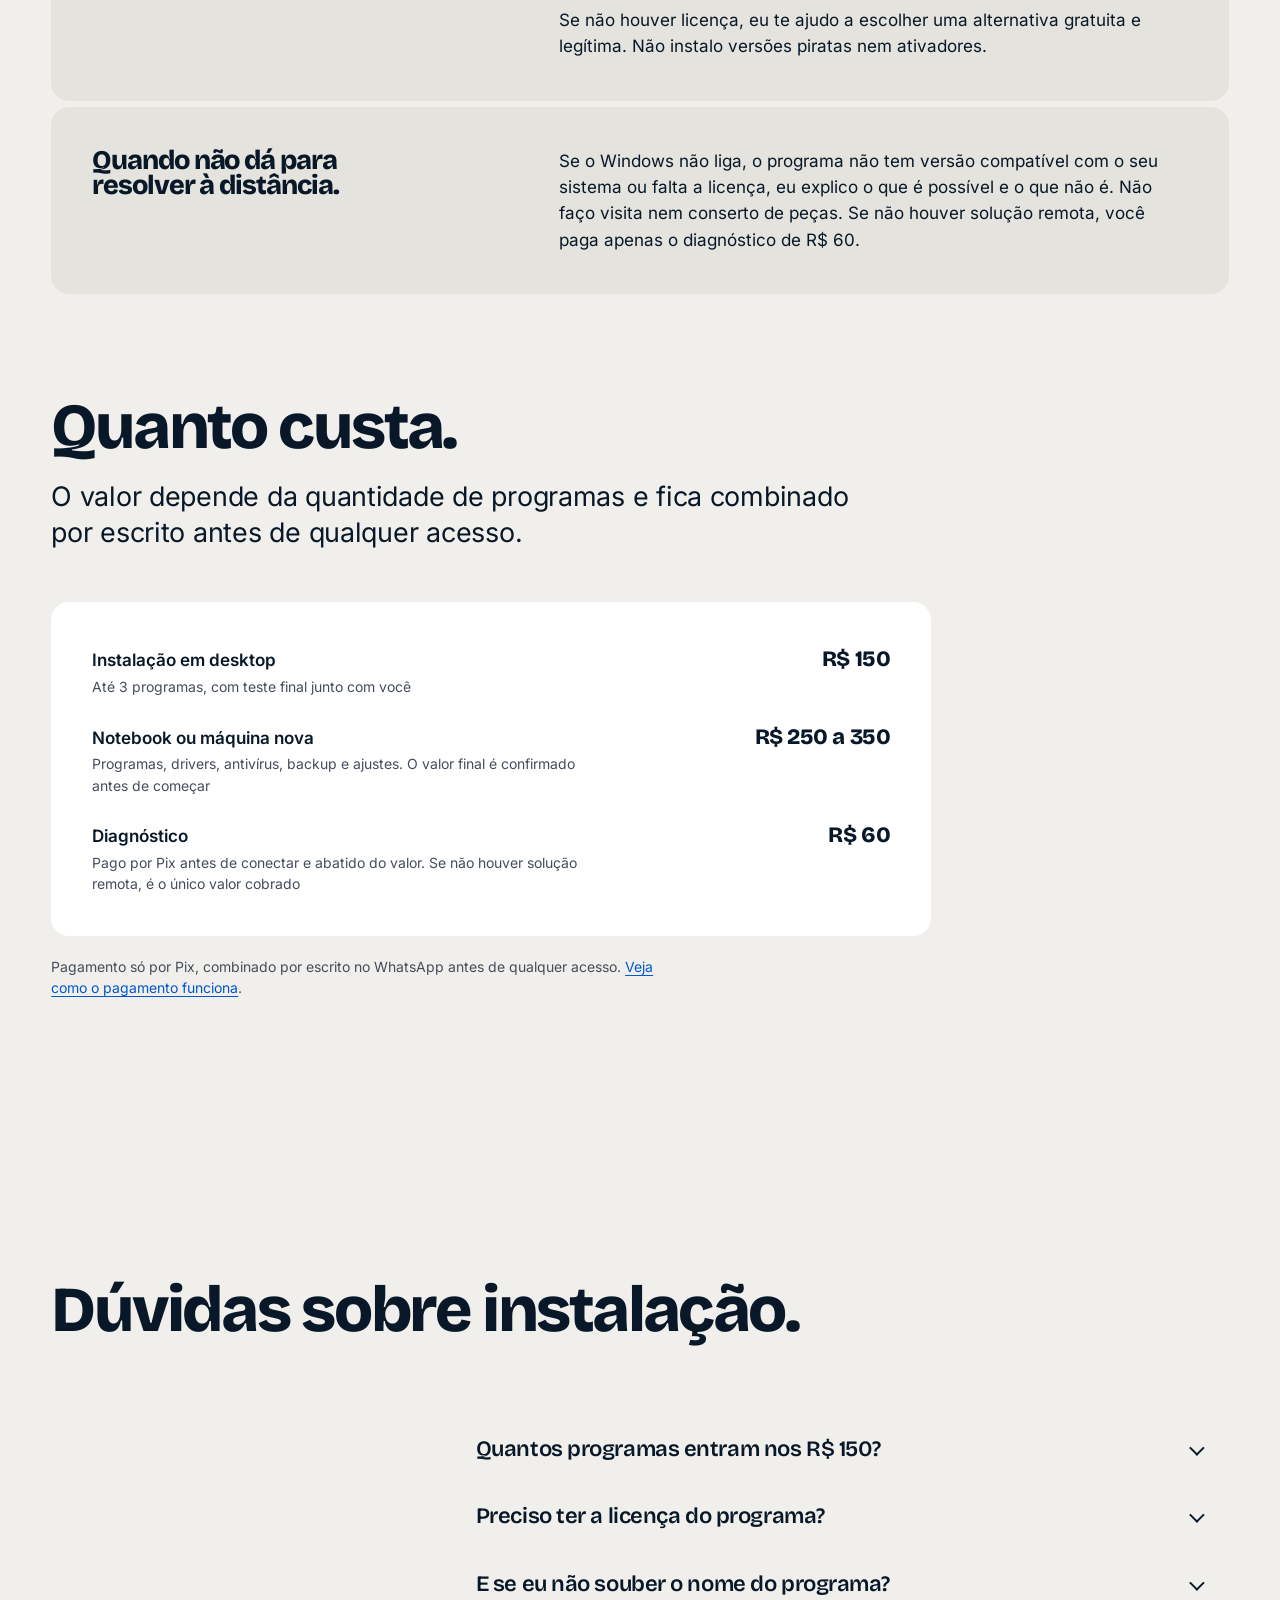
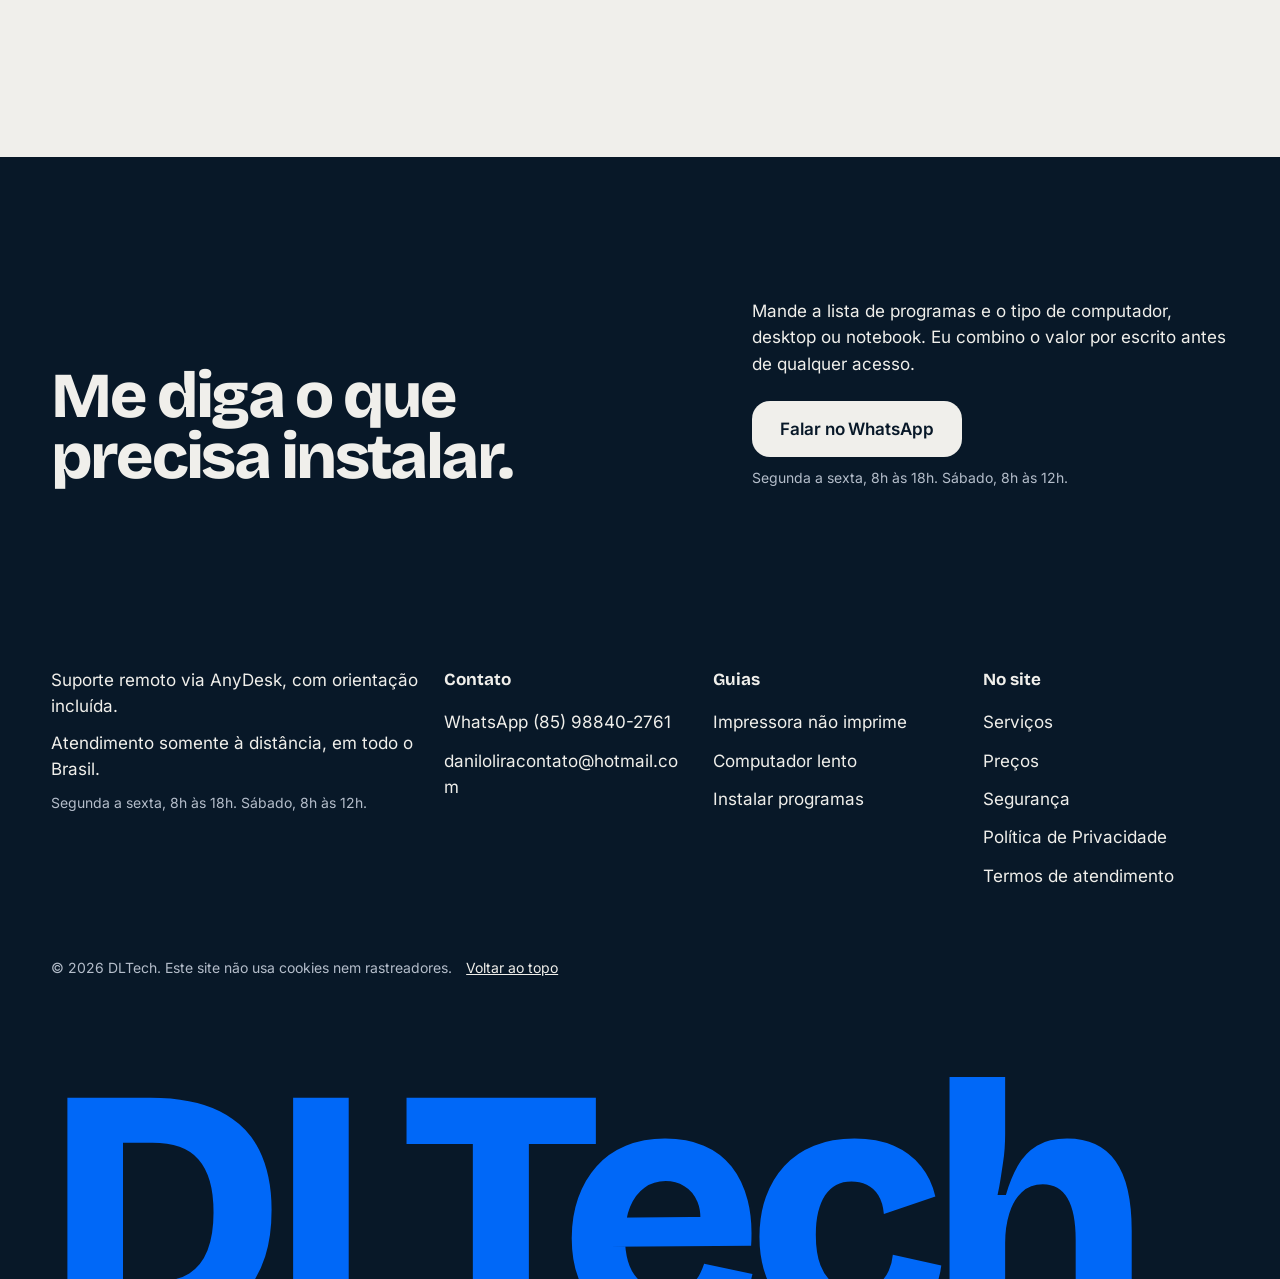
<file: instalar-programas.html>
<!doctype html>
<html lang="pt-BR">
<head>
<meta charset="utf-8">
<meta name="viewport" content="width=device-width, initial-scale=1">
<title>Instalação de programas por acesso remoto | DLTech</title>
<meta name="description" content="Instalação de navegador, leitor de PDF, antivírus, drivers e programas de trabalho por acesso remoto, com preço fechado antes e teste junto com você.">
<link rel="canonical" href="https://dltechsup.github.io/dltech/instalar-programas.html">
<meta name="theme-color" content="#f0efeb">
<meta name="referrer" content="no-referrer">
<meta property="og:type" content="website">
<meta property="og:locale" content="pt_BR">
<meta property="og:site_name" content="DLTech">
<meta property="og:title" content="Instalação de programas por acesso remoto | DLTech">
<meta property="og:description" content="Instalação de navegador, leitor de PDF, antivírus, drivers e programas de trabalho por acesso remoto, com preço fechado antes e teste junto com você.">
<meta property="og:url" content="https://dltechsup.github.io/dltech/instalar-programas.html">
<meta property="og:image" content="https://dltechsup.github.io/dltech/assets/og-image.png">
<meta property="og:image:width" content="1200">
<meta property="og:image:height" content="630">
<meta name="twitter:card" content="summary_large_image">
<link rel="icon" type="image/png" href="assets/favicon.png">
<link rel="apple-touch-icon" href="assets/apple-touch-icon.png">
<link rel="preload" href="assets/fonts/bricolage-grotesque-latin-wght-normal.woff2" as="font" type="font/woff2" crossorigin>
<link rel="preload" href="assets/fonts/inter-latin-wght-normal.woff2" as="font" type="font/woff2" crossorigin>
<link rel="stylesheet" href="assets/style.css">
<script>
  document.documentElement.className += " js";
  setTimeout(function () { if (!window.__dltReady) document.documentElement.className += " reveal-fallback"; }, 2500);
</script>
<noscript><style>html.js [data-reveal], html.js .ml > span, html.js .session, html.js .session .s-main, html.js .session .s-tasks li, html.js .hero-row { opacity: 1 !important; transform: none !important; clip-path: none !important; }</style></noscript>
<script type="application/ld+json">
{
  "@context": "https://schema.org",
  "@type": "BreadcrumbList",
  "itemListElement": [
    {
      "@type": "ListItem",
      "position": 1,
      "name": "Início",
      "item": "https://dltechsup.github.io/dltech/"
    },
    {
      "@type": "ListItem",
      "position": 2,
      "name": "Instalar programas",
      "item": "https://dltechsup.github.io/dltech/instalar-programas.html"
    }
  ]
}
</script>
<script type="application/ld+json">
{
  "@context": "https://schema.org",
  "@type": "Service",
  "name": "Instalar programas",
  "description": "Instalação de navegador, leitor de PDF, antivírus, drivers e programas de trabalho por acesso remoto, com preço fechado antes e teste junto com você.",
  "serviceType": "Suporte técnico remoto",
  "areaServed": {
    "@type": "Country",
    "name": "Brasil"
  },
  "provider": {
    "@type": "ProfessionalService",
    "name": "DLTech",
    "url": "https://dltechsup.github.io/dltech/",
    "telephone": "+55 85 98840-2761"
  },
  "url": "https://dltechsup.github.io/dltech/instalar-programas.html"
}
</script>
<script type="application/ld+json">
{
  "@context": "https://schema.org",
  "@type": "FAQPage",
  "mainEntity": [
    {
      "@type": "Question",
      "name": "Quantos programas entram nos R$ 150?",
      "acceptedAnswer": {
        "@type": "Answer",
        "text": "Até 3 programas. Se forem mais, ou se for um notebook ou uma máquina nova, o valor é de R$ 250 a 350 e eu confirmo antes de começar."
      }
    },
    {
      "@type": "Question",
      "name": "Preciso ter a licença do programa?",
      "acceptedAnswer": {
        "@type": "Answer",
        "text": "Sim, para programas pagos. A licença é comprada por você no site oficial ou em revenda autorizada. Eu cobro somente pela instalação e configuração."
      }
    },
    {
      "@type": "Question",
      "name": "E se eu não souber o nome do programa?",
      "acceptedAnswer": {
        "@type": "Answer",
        "text": "Me conte o que você quer fazer, como editar fotos ou abrir um arquivo específico, e eu te digo o que usar. A orientação faz parte do serviço."
      }
    }
  ]
}
</script>
</head>
<body>
<a class="skip" href="#conteudo">Ir para o conteúdo</a>
<header class="top">
  <div class="wrap">
    <a class="brand" href="index.html" aria-label="DLTech, início"><img src="assets/logo-dltech.png" width="163" height="34" alt="DLTech, suporte remoto"></a>
    <button class="menu-btn" type="button" aria-expanded="false" aria-controls="menu"><i aria-hidden="true"></i>Menu</button>
    <nav class="nav" id="menu" aria-label="Principal">
      <a href="index.html#servicos">Serviços</a>
      <a href="index.html#como-funciona">Como funciona</a>
      <a href="index.html#precos">Preços</a>
      <a href="index.html#seguranca">Segurança</a>
      <a href="index.html#duvidas">Dúvidas</a>
      <a class="btn sm" href="https://wa.me/5585988402761?text=Ol%C3%A1%21%20Vim%20pelo%20site%20da%20DLTech%20e%20preciso%20de%20ajuda%20com%20o%20meu%20computador." target="_blank" rel="noopener">Falar no WhatsApp</a>
    </nav>
  </div>
</header>

<main id="conteudo">
<section class="page-hero" id="topo">
  <div class="wrap">
    
    <h1 class="page-title">Instalar programas à distância.</h1>
    <div class="hero-body">
      <div class="lead-col"><p class="lead">Navegador, leitor de PDF, antivírus, drivers e programas de trabalho: eu instalo, configuro e testo com você, tudo por acesso remoto.</p></div>
      <div class="hero-actions" data-hide-bar>
        <a class="btn" href="https://wa.me/5585988402761?text=Ol%C3%A1%21%20Vim%20pelo%20site%20da%20DLTech%20e%20preciso%20instalar%20programas%20no%20meu%20computador." target="_blank" rel="noopener">Falar no WhatsApp</a>
        <a class="link" href="index.html#precos">Ver todos os preços <svg viewBox="0 0 16 16" fill="none" stroke="currentColor" stroke-width="2" stroke-linecap="round" stroke-linejoin="round" aria-hidden="true"><path d="M3 8h10M9 4l4 4-4 4"/></svg></a>
        <p class="note">Segunda a sexta, 8h às 18h. Sábado, 8h às 12h.</p>
      </div>
    </div>
  </div>
</section>
<section class="notice" aria-label="Aviso">
  <div class="wrap"><p class="statement">Licenças de programas não estão incluídas. Programas pagos, como Windows, Office e Adobe, você compra à parte.</p></div>
</section>

<section class="doc">
  <div class="wrap">
    <div class="doc-list">
<div class="doc-row" data-reveal><h2 class="h-t3">O que eu instalo.</h2><div class="doc-body"><ul class="bullets"><li>Navegadores, leitores de PDF, visualizadores de imagem e programas de uso comum.</li><li>Antivírus e drivers de impressora, scanner e outros aparelhos.</li><li>Programas de trabalho, quando você tem a licença ou o instalador.</li><li>Em notebook ou máquina nova: programas, drivers, antivírus, backup e ajustes iniciais.</li></ul></div></div>
<div class="doc-row" data-reveal><h2 class="h-t3">Como é feito.</h2><div class="doc-body"><ul class="bullets"><li>Você me manda a lista do que precisa, e eu confirmo o valor por escrito antes de conectar.</li><li>Eu me conecto pelo AnyDesk, com a sua autorização, e você acompanha na tela.</li><li>Instalo só programas de origem confiável e legítima.</li><li>Configuro o programa e testo com você antes de encerrar.</li><li>Se precisar, mostro como usar.</li></ul></div></div>
<div class="doc-row" data-reveal><h2 class="h-t3">Licenças.</h2><div class="doc-body"><p><strong class="mark">Licenças de programas não estão incluídas no preço.</strong></p><p>A licença dos programas pagos fica por conta de quem contrata. Eu cobro pelo serviço de instalação e configuração.</p><p>Se não houver licença, eu te ajudo a escolher uma alternativa gratuita e legítima. Não instalo versões piratas nem ativadores.</p></div></div>
<div class="doc-row" data-reveal><h2 class="h-t3">Quando não dá para resolver à distância.</h2><div class="doc-body"><p>Se o Windows não liga, o programa não tem versão compatível com o seu sistema ou falta a licença, eu explico o que é possível e o que não é. Não faço visita nem conserto de peças. Se não houver solução remota, você paga apenas o diagnóstico de R$ 60.</p></div></div>
    </div>
  </div>
</section>

<section class="sec price-sec" aria-labelledby="preco-t">
  <div class="wrap">
    <div class="sec-head">
      <h2 id="preco-t" data-reveal>Quanto custa.</h2>
      <p class="lead" data-reveal>O valor depende da quantidade de programas e fica combinado por escrito antes de qualquer acesso.</p>
    </div>
    <div class="price-list">
<div class="price-row" data-reveal><div><strong>Instalação em desktop</strong><span>Até 3 programas, com teste final junto com você</span></div><div class="v">R$ 150</div></div>
<div class="price-row" data-reveal><div><strong>Notebook ou máquina nova</strong><span>Programas, drivers, antivírus, backup e ajustes. O valor final é confirmado antes de começar</span></div><div class="v">R$ 250 a 350</div></div>
<div class="price-row" data-reveal><div><strong>Diagnóstico</strong><span>Pago por Pix antes de conectar e abatido do valor. Se não houver solução remota, é o único valor cobrado</span></div><div class="v">R$ 60</div></div>
    </div>
    <p class="after note" data-reveal>Pagamento só por Pix, combinado por escrito no WhatsApp antes de qualquer acesso. <a class="inline" href="index.html#pagamento">Veja como o pagamento funciona</a>.</p>
  </div>
</section>

<section class="faq sec" aria-labelledby="faq-t">
  <div class="wrap">
    <div class="faq-grid">
      <h2 id="faq-t" data-reveal>Dúvidas sobre instalação.</h2>
      <div class="faq-list">
<details data-reveal><summary>Quantos programas entram nos R$ 150?</summary><div class="ans"><p>Até 3 programas. Se forem mais, ou se for um notebook ou uma máquina nova, o valor é de R$ 250 a 350 e eu confirmo antes de começar.</p></div></details>
<details data-reveal><summary>Preciso ter a licença do programa?</summary><div class="ans"><p>Sim, para programas pagos. A licença é comprada por você no site oficial ou em revenda autorizada. Eu cobro somente pela instalação e configuração.</p></div></details>
<details data-reveal><summary>E se eu não souber o nome do programa?</summary><div class="ans"><p>Me conte o que você quer fazer, como editar fotos ou abrir um arquivo específico, e eu te digo o que usar. A orientação faz parte do serviço.</p></div></details>
      </div>
    </div>
  </div>
</section>

<section class="cta-band sec" aria-labelledby="cta-t">
  <div class="wrap">
    <div class="cta-grid">
      <h2 id="cta-t" data-reveal>Me diga o que precisa instalar.</h2>
      <div class="cta-copy" data-reveal data-hide-bar>
        <p class="lead">Mande a lista de programas e o tipo de computador, desktop ou notebook. Eu combino o valor por escrito antes de qualquer acesso.</p>
        <div class="cta-actions">
          <a class="btn on-navy" href="https://wa.me/5585988402761?text=Ol%C3%A1%21%20Vim%20pelo%20site%20da%20DLTech%20e%20preciso%20instalar%20programas%20no%20meu%20computador." target="_blank" rel="noopener">Falar no WhatsApp</a>
          <p class="note">Segunda a sexta, 8h às 18h. Sábado, 8h às 12h.</p>
        </div>
      </div>
    </div>
  </div>
</section>
</main>

<footer class="foot">
  <div class="wrap">
    <div class="foot-grid">
      <div class="foot-brand">
        <p>Suporte remoto via AnyDesk, com orientação incluída.</p>
        <p>Atendimento somente à distância, em todo o Brasil.</p>
        <p class="note">Segunda a sexta, 8h às 18h. Sábado, 8h às 12h.</p>
      </div>
      <div class="foot-col c1">
        <strong>Contato</strong>
        <a href="https://wa.me/5585988402761?text=Ol%C3%A1%21%20Vim%20pelo%20site%20da%20DLTech%20e%20preciso%20de%20ajuda%20com%20o%20meu%20computador." target="_blank" rel="noopener">WhatsApp (85) 98840-2761</a>
        <a href="mailto:daniloliracontato@hotmail.com">daniloliracontato@hotmail.com</a>
      </div>
      <div class="foot-col c2">
        <strong>Guias</strong>
        <a href="impressora-nao-imprime.html">Impressora não imprime</a>
        <a href="computador-lento.html">Computador lento</a>
        <a href="instalar-programas.html">Instalar programas</a>
      </div>
      <div class="foot-col c3">
        <strong>No site</strong>
        <a href="index.html#servicos">Serviços</a>
        <a href="index.html#precos">Preços</a>
        <a href="index.html#seguranca">Segurança</a>
        <a href="privacidade.html">Política de Privacidade</a>
        <a href="termos.html">Termos de atendimento</a>
      </div>
    </div>
    <p class="foot-legal note">© 2026 DLTech. Este site não usa cookies nem rastreadores. <a href="#topo">Voltar ao topo</a></p>
  </div>
  <p class="foot-mark" aria-hidden="true">DLTech</p>
</footer>

<div class="wa-bar"><a class="btn" href="https://wa.me/5585988402761?text=Ol%C3%A1%21%20Vim%20pelo%20site%20da%20DLTech%20e%20preciso%20de%20ajuda%20com%20o%20meu%20computador." target="_blank" rel="noopener">WhatsApp</a></div>
<script src="assets/app.js" defer></script>
</body>
</html>
</file>
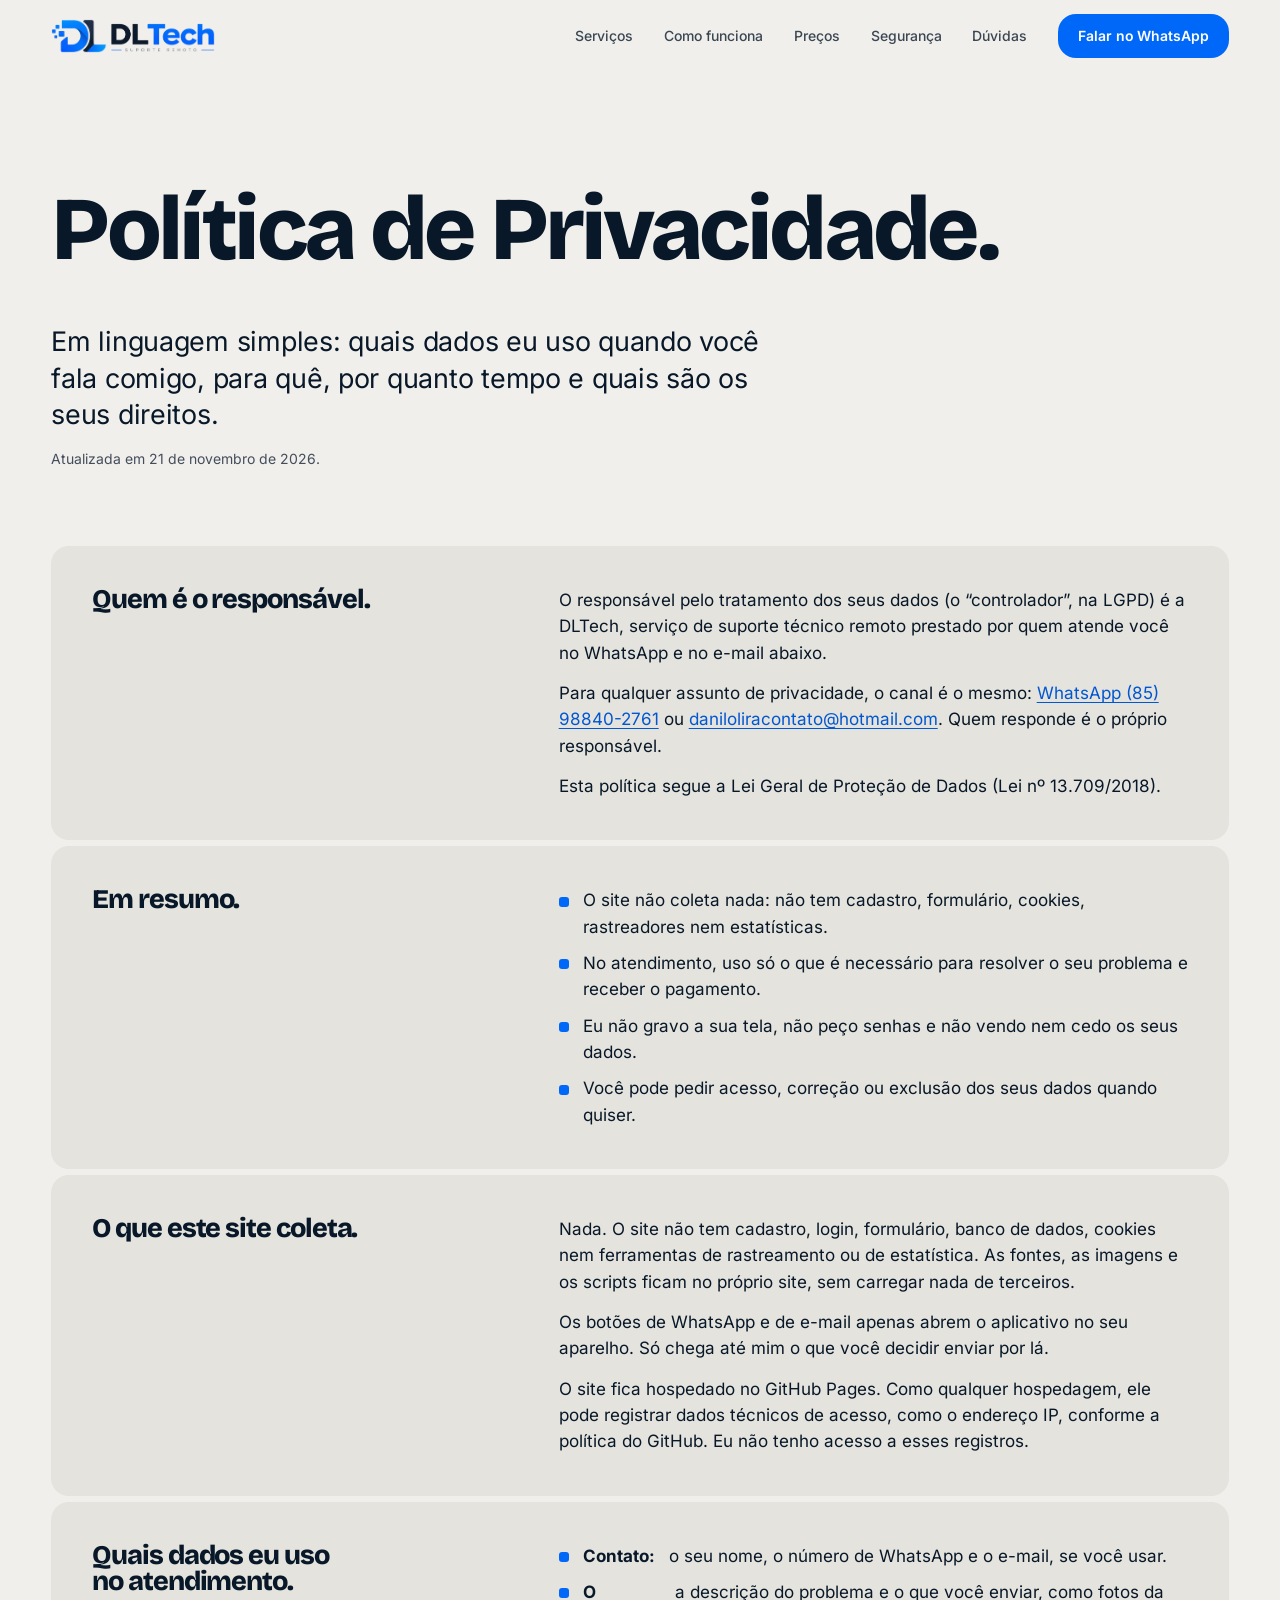
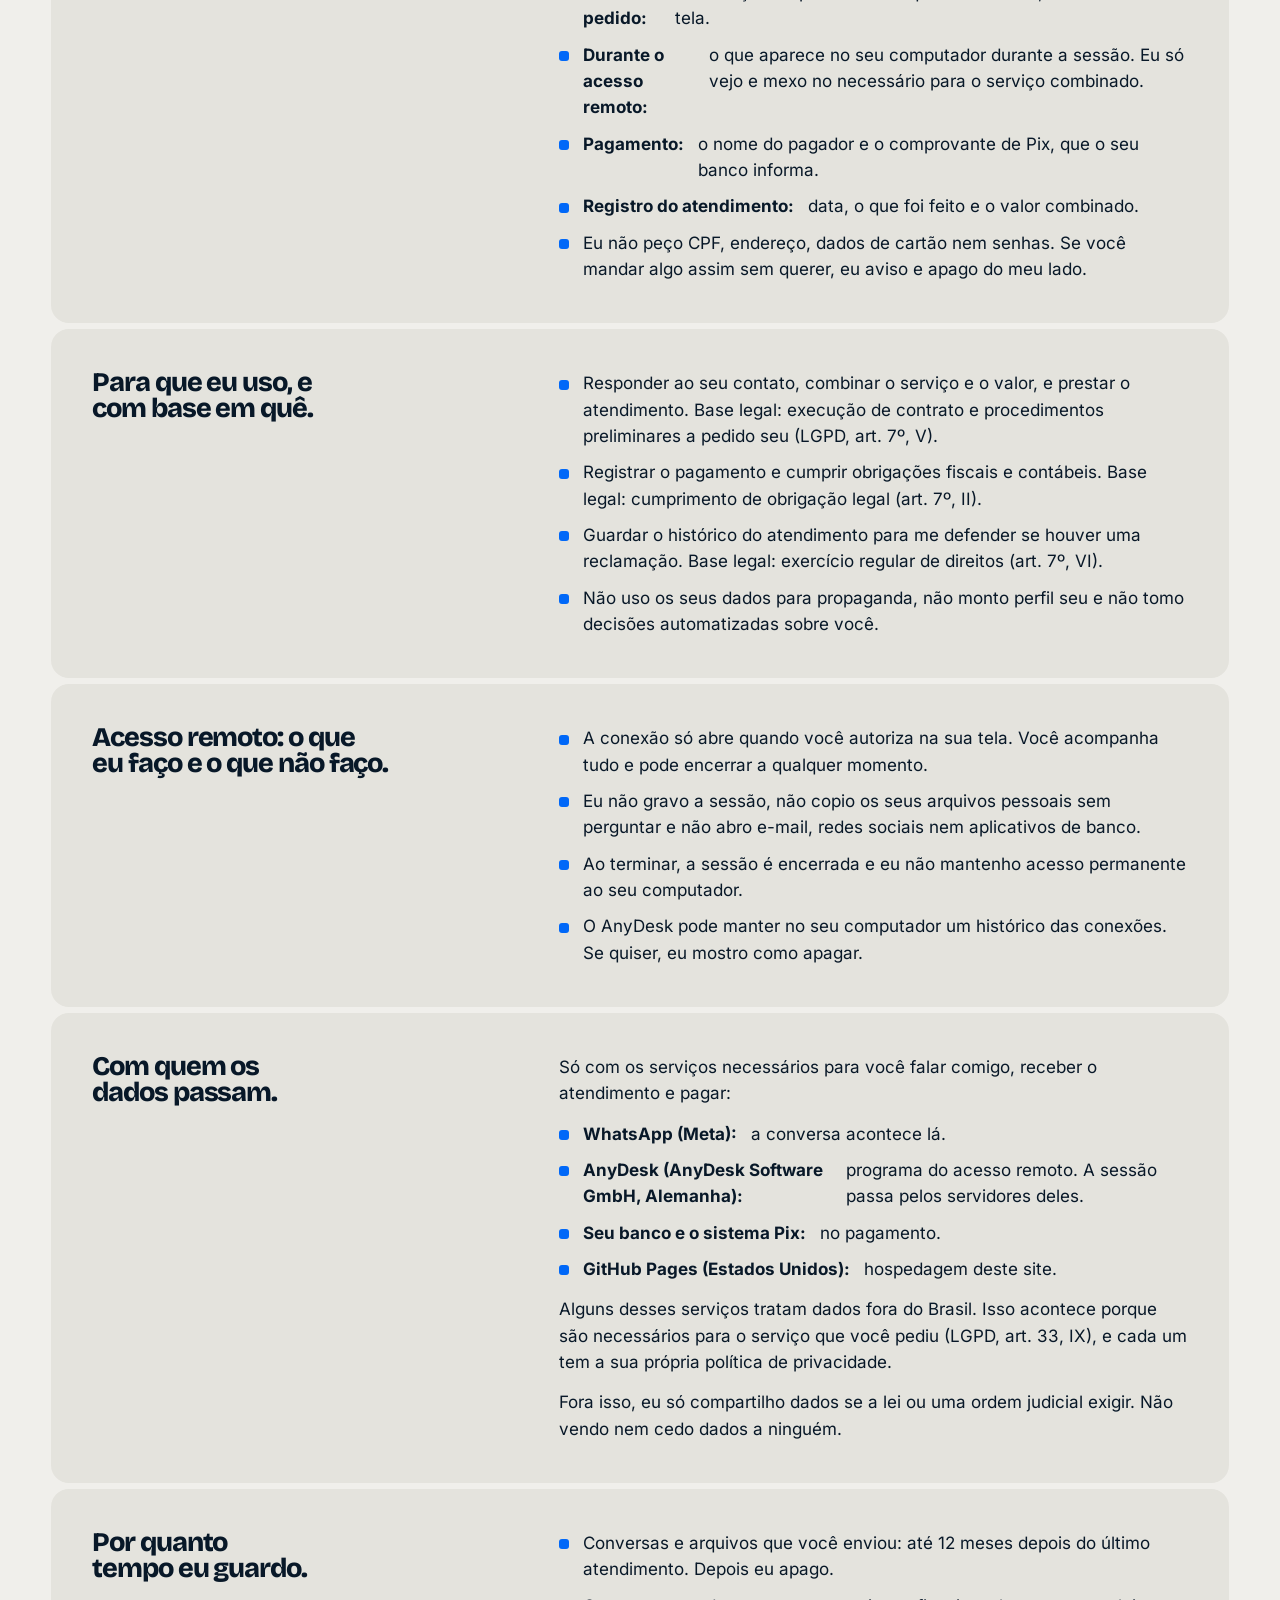
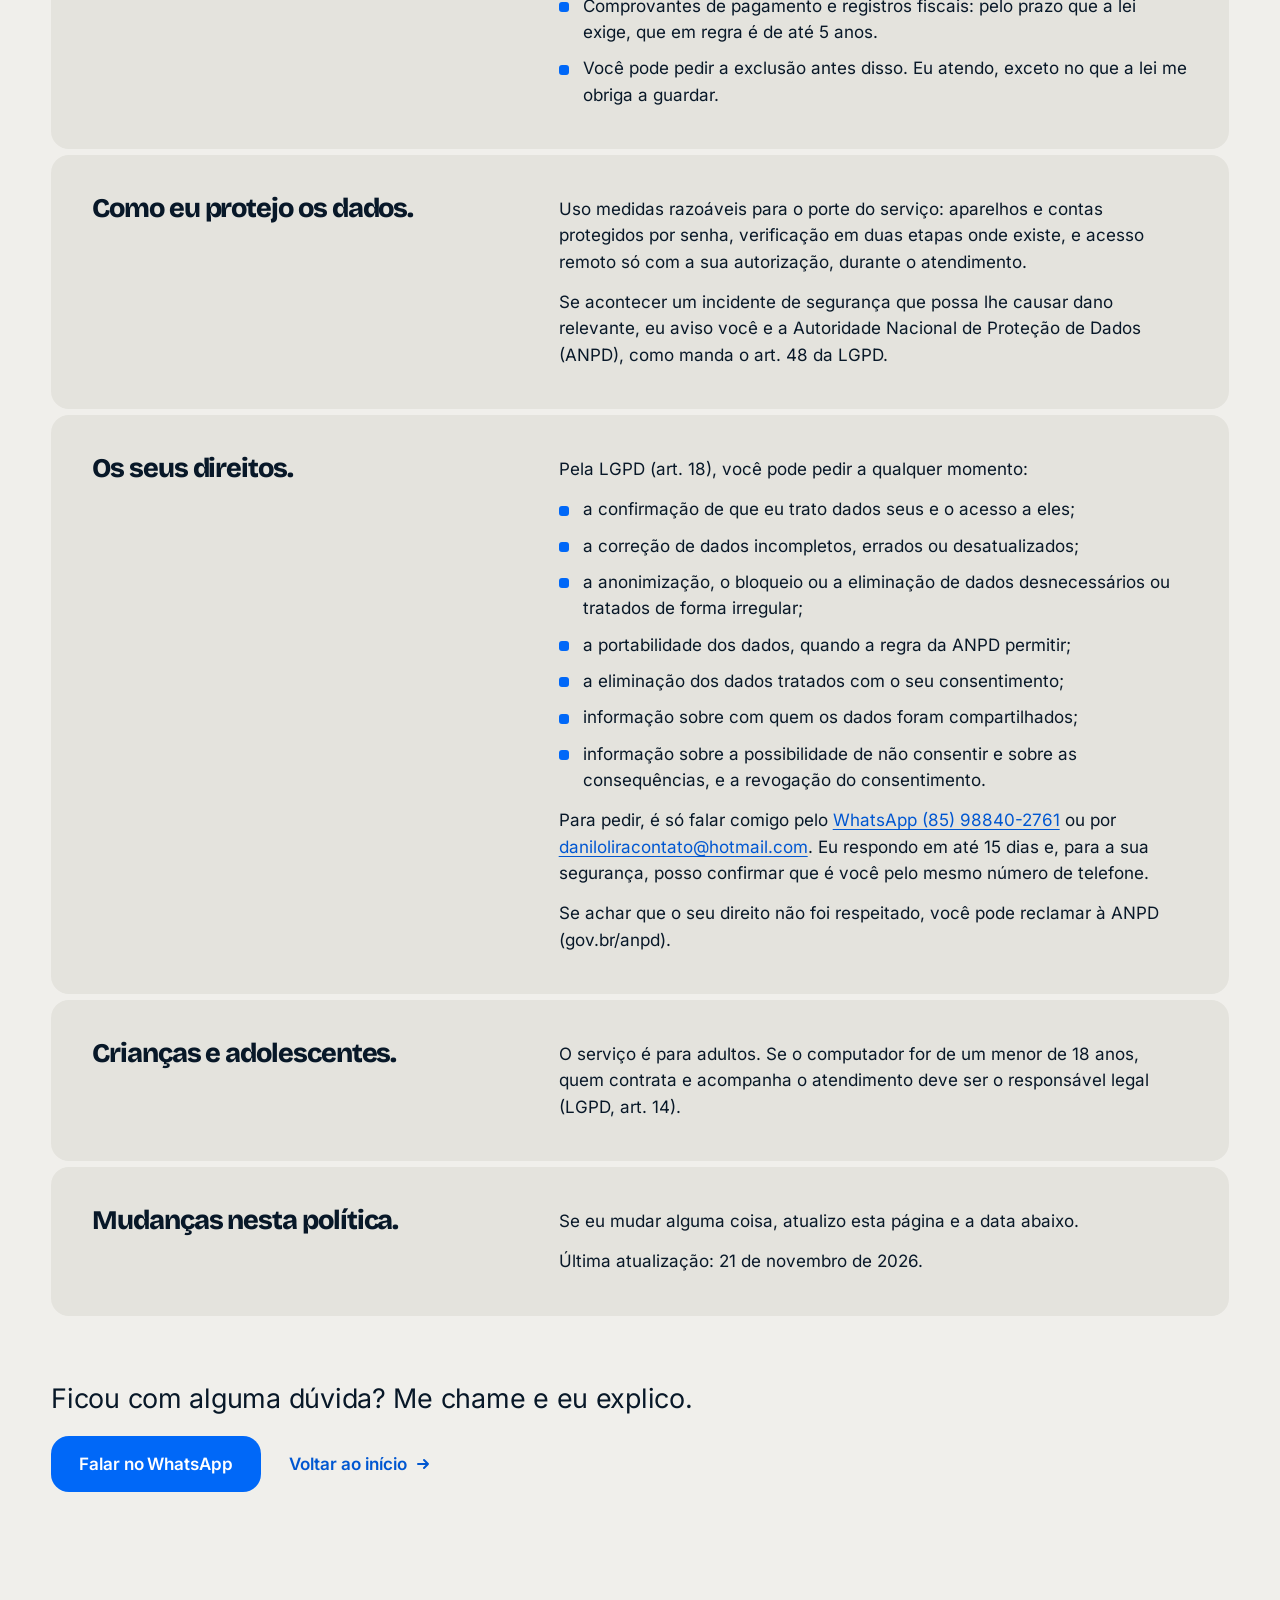
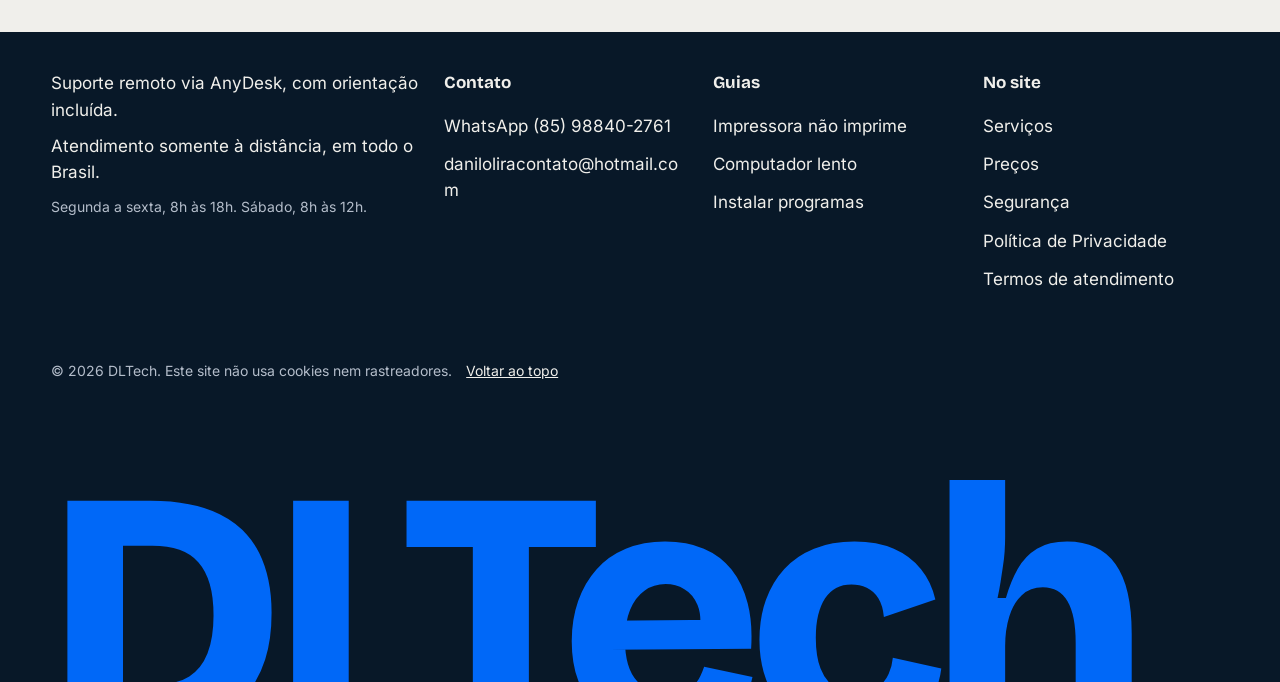
<file: privacidade.html>
<!doctype html>
<html lang="pt-BR">
<head>
<meta charset="utf-8">
<meta name="viewport" content="width=device-width, initial-scale=1">
<title>Política de Privacidade (LGPD) | DLTech</title>
<meta name="description" content="Como a DLTech trata os seus dados, de acordo com a LGPD: o site não usa cookies nem rastreadores, e o atendimento usa só o que é necessário. Veja os seus direitos.">
<link rel="canonical" href="https://dltechsup.github.io/dltech/privacidade.html">
<meta name="theme-color" content="#f0efeb">
<meta name="referrer" content="no-referrer">
<meta property="og:type" content="website">
<meta property="og:locale" content="pt_BR">
<meta property="og:site_name" content="DLTech">
<meta property="og:title" content="Política de Privacidade (LGPD) | DLTech">
<meta property="og:description" content="Como a DLTech trata os seus dados, de acordo com a LGPD: o site não usa cookies nem rastreadores, e o atendimento usa só o que é necessário. Veja os seus direitos.">
<meta property="og:url" content="https://dltechsup.github.io/dltech/privacidade.html">
<meta property="og:image" content="https://dltechsup.github.io/dltech/assets/og-image.png">
<meta property="og:image:width" content="1200">
<meta property="og:image:height" content="630">
<meta name="twitter:card" content="summary_large_image">
<link rel="icon" type="image/png" href="assets/favicon.png">
<link rel="apple-touch-icon" href="assets/apple-touch-icon.png">
<link rel="preload" href="assets/fonts/bricolage-grotesque-latin-wght-normal.woff2" as="font" type="font/woff2" crossorigin>
<link rel="preload" href="assets/fonts/inter-latin-wght-normal.woff2" as="font" type="font/woff2" crossorigin>
<link rel="stylesheet" href="assets/style.css">
<script>
  document.documentElement.className += " js";
  setTimeout(function () { if (!window.__dltReady) document.documentElement.className += " reveal-fallback"; }, 2500);
</script>
<noscript><style>html.js [data-reveal], html.js .ml > span, html.js .session, html.js .session .s-main, html.js .session .s-tasks li, html.js .hero-row { opacity: 1 !important; transform: none !important; clip-path: none !important; }</style></noscript>
<script type="application/ld+json">
{
  "@context": "https://schema.org",
  "@type": "BreadcrumbList",
  "itemListElement": [
    {
      "@type": "ListItem",
      "position": 1,
      "name": "Início",
      "item": "https://dltechsup.github.io/dltech/"
    },
    {
      "@type": "ListItem",
      "position": 2,
      "name": "Política de Privacidade",
      "item": "https://dltechsup.github.io/dltech/privacidade.html"
    }
  ]
}
</script>
</head>
<body>
<a class="skip" href="#conteudo">Ir para o conteúdo</a>
<header class="top">
  <div class="wrap">
    <a class="brand" href="index.html" aria-label="DLTech, início"><img src="assets/logo-dltech.png" width="163" height="34" alt="DLTech, suporte remoto"></a>
    <button class="menu-btn" type="button" aria-expanded="false" aria-controls="menu"><i aria-hidden="true"></i>Menu</button>
    <nav class="nav" id="menu" aria-label="Principal">
      <a href="index.html#servicos">Serviços</a>
      <a href="index.html#como-funciona">Como funciona</a>
      <a href="index.html#precos">Preços</a>
      <a href="index.html#seguranca">Segurança</a>
      <a href="index.html#duvidas">Dúvidas</a>
      <a class="btn sm" href="https://wa.me/5585988402761?text=Ol%C3%A1%21%20Vim%20pelo%20site%20da%20DLTech%20e%20preciso%20de%20ajuda%20com%20o%20meu%20computador." target="_blank" rel="noopener">Falar no WhatsApp</a>
    </nav>
  </div>
</header>

<main id="conteudo">
<section class="page-hero" id="topo">
  <div class="wrap">
    
    <h1 class="page-title">Política de Privacidade.</h1>
    <div class="hero-body">
      <div class="lead-col"><p class="lead">Em linguagem simples: quais dados eu uso quando você fala comigo, para quê, por quanto tempo e quais são os seus direitos.</p><p class="note">Atualizada em 21 de novembro de 2026.</p></div>
      
    </div>
  </div>
</section>

<section class="doc doc-last">
  <div class="wrap">
    <div class="doc-list">
<div class="doc-row" data-reveal><h2 class="h-t3">Quem é o responsável.</h2><div class="doc-body"><p>O responsável pelo tratamento dos seus dados (o “controlador”, na LGPD) é a DLTech, serviço de suporte técnico remoto prestado por quem atende você no WhatsApp e no e-mail abaixo.</p><p>Para qualquer assunto de privacidade, o canal é o mesmo: <a class="inline" href="https://wa.me/5585988402761" target="_blank" rel="noopener">WhatsApp (85) 98840-2761</a> ou <a class="inline" href="mailto:daniloliracontato@hotmail.com">daniloliracontato@hotmail.com</a>. Quem responde é o próprio responsável.</p><p>Esta política segue a Lei Geral de Proteção de Dados (Lei nº 13.709/2018).</p></div></div>
<div class="doc-row" data-reveal><h2 class="h-t3">Em resumo.</h2><div class="doc-body"><ul class="bullets"><li>O site não coleta nada: não tem cadastro, formulário, cookies, rastreadores nem estatísticas.</li><li>No atendimento, uso só o que é necessário para resolver o seu problema e receber o pagamento.</li><li>Eu não gravo a sua tela, não peço senhas e não vendo nem cedo os seus dados.</li><li>Você pode pedir acesso, correção ou exclusão dos seus dados quando quiser.</li></ul></div></div>
<div class="doc-row" data-reveal><h2 class="h-t3">O que este site coleta.</h2><div class="doc-body"><p>Nada. O site não tem cadastro, login, formulário, banco de dados, cookies nem ferramentas de rastreamento ou de estatística. As fontes, as imagens e os scripts ficam no próprio site, sem carregar nada de terceiros.</p><p>Os botões de WhatsApp e de e-mail apenas abrem o aplicativo no seu aparelho. Só chega até mim o que você decidir enviar por lá.</p><p>O site fica hospedado no GitHub Pages. Como qualquer hospedagem, ele pode registrar dados técnicos de acesso, como o endereço IP, conforme a política do GitHub. Eu não tenho acesso a esses registros.</p></div></div>
<div class="doc-row" data-reveal><h2 class="h-t3">Quais dados eu uso no atendimento.</h2><div class="doc-body"><ul class="bullets"><li><strong>Contato:</strong> o seu nome, o número de WhatsApp e o e-mail, se você usar.</li><li><strong>O pedido:</strong> a descrição do problema e o que você enviar, como fotos da tela.</li><li><strong>Durante o acesso remoto:</strong> o que aparece no seu computador durante a sessão. Eu só vejo e mexo no necessário para o serviço combinado.</li><li><strong>Pagamento:</strong> o nome do pagador e o comprovante de Pix, que o seu banco informa.</li><li><strong>Registro do atendimento:</strong> data, o que foi feito e o valor combinado.</li><li>Eu não peço CPF, endereço, dados de cartão nem senhas. Se você mandar algo assim sem querer, eu aviso e apago do meu lado.</li></ul></div></div>
<div class="doc-row" data-reveal><h2 class="h-t3">Para que eu uso, e com base em quê.</h2><div class="doc-body"><ul class="bullets"><li>Responder ao seu contato, combinar o serviço e o valor, e prestar o atendimento. Base legal: execução de contrato e procedimentos preliminares a pedido seu (LGPD, art. 7º, V).</li><li>Registrar o pagamento e cumprir obrigações fiscais e contábeis. Base legal: cumprimento de obrigação legal (art. 7º, II).</li><li>Guardar o histórico do atendimento para me defender se houver uma reclamação. Base legal: exercício regular de direitos (art. 7º, VI).</li><li>Não uso os seus dados para propaganda, não monto perfil seu e não tomo decisões automatizadas sobre você.</li></ul></div></div>
<div class="doc-row" data-reveal><h2 class="h-t3">Acesso remoto: o que eu faço e o que não faço.</h2><div class="doc-body"><ul class="bullets"><li>A conexão só abre quando você autoriza na sua tela. Você acompanha tudo e pode encerrar a qualquer momento.</li><li>Eu não gravo a sessão, não copio os seus arquivos pessoais sem perguntar e não abro e-mail, redes sociais nem aplicativos de banco.</li><li>Ao terminar, a sessão é encerrada e eu não mantenho acesso permanente ao seu computador.</li><li>O AnyDesk pode manter no seu computador um histórico das conexões. Se quiser, eu mostro como apagar.</li></ul></div></div>
<div class="doc-row" data-reveal><h2 class="h-t3">Com quem os dados passam.</h2><div class="doc-body"><p>Só com os serviços necessários para você falar comigo, receber o atendimento e pagar:</p><ul class="bullets"><li><strong>WhatsApp (Meta):</strong> a conversa acontece lá.</li><li><strong>AnyDesk (AnyDesk Software GmbH, Alemanha):</strong> programa do acesso remoto. A sessão passa pelos servidores deles.</li><li><strong>Seu banco e o sistema Pix:</strong> no pagamento.</li><li><strong>GitHub Pages (Estados Unidos):</strong> hospedagem deste site.</li></ul><p>Alguns desses serviços tratam dados fora do Brasil. Isso acontece porque são necessários para o serviço que você pediu (LGPD, art. 33, IX), e cada um tem a sua própria política de privacidade.</p><p>Fora isso, eu só compartilho dados se a lei ou uma ordem judicial exigir. Não vendo nem cedo dados a ninguém.</p></div></div>
<div class="doc-row" data-reveal><h2 class="h-t3">Por quanto tempo eu guardo.</h2><div class="doc-body"><ul class="bullets"><li>Conversas e arquivos que você enviou: até 12 meses depois do último atendimento. Depois eu apago.</li><li>Comprovantes de pagamento e registros fiscais: pelo prazo que a lei exige, que em regra é de até 5 anos.</li><li>Você pode pedir a exclusão antes disso. Eu atendo, exceto no que a lei me obriga a guardar.</li></ul></div></div>
<div class="doc-row" data-reveal><h2 class="h-t3">Como eu protejo os dados.</h2><div class="doc-body"><p>Uso medidas razoáveis para o porte do serviço: aparelhos e contas protegidos por senha, verificação em duas etapas onde existe, e acesso remoto só com a sua autorização, durante o atendimento.</p><p>Se acontecer um incidente de segurança que possa lhe causar dano relevante, eu aviso você e a Autoridade Nacional de Proteção de Dados (ANPD), como manda o art. 48 da LGPD.</p></div></div>
<div class="doc-row" data-reveal><h2 class="h-t3">Os seus direitos.</h2><div class="doc-body"><p>Pela LGPD (art. 18), você pode pedir a qualquer momento:</p><ul class="bullets"><li>a confirmação de que eu trato dados seus e o acesso a eles;</li><li>a correção de dados incompletos, errados ou desatualizados;</li><li>a anonimização, o bloqueio ou a eliminação de dados desnecessários ou tratados de forma irregular;</li><li>a portabilidade dos dados, quando a regra da ANPD permitir;</li><li>a eliminação dos dados tratados com o seu consentimento;</li><li>informação sobre com quem os dados foram compartilhados;</li><li>informação sobre a possibilidade de não consentir e sobre as consequências, e a revogação do consentimento.</li></ul><p>Para pedir, é só falar comigo pelo <a class="inline" href="https://wa.me/5585988402761" target="_blank" rel="noopener">WhatsApp (85) 98840-2761</a> ou por <a class="inline" href="mailto:daniloliracontato@hotmail.com">daniloliracontato@hotmail.com</a>. Eu respondo em até 15 dias e, para a sua segurança, posso confirmar que é você pelo mesmo número de telefone.</p><p>Se achar que o seu direito não foi respeitado, você pode reclamar à ANPD (gov.br/anpd).</p></div></div>
<div class="doc-row" data-reveal><h2 class="h-t3">Crianças e adolescentes.</h2><div class="doc-body"><p>O serviço é para adultos. Se o computador for de um menor de 18 anos, quem contrata e acompanha o atendimento deve ser o responsável legal (LGPD, art. 14).</p></div></div>
<div class="doc-row" data-reveal><h2 class="h-t3">Mudanças nesta política.</h2><div class="doc-body"><p>Se eu mudar alguma coisa, atualizo esta página e a data abaixo.</p><p>Última atualização: 21 de novembro de 2026.</p></div></div>
    </div>
    <div class="doc-end" data-reveal>
      <p class="lead">Ficou com alguma dúvida? Me chame e eu explico.</p>
      <div class="doc-end-actions">
        <a class="btn" href="https://wa.me/5585988402761?text=Ol%C3%A1%21%20Vim%20pelo%20site%20da%20DLTech%20e%20tenho%20uma%20d%C3%BAvida." target="_blank" rel="noopener">Falar no WhatsApp</a>
        <a class="link" href="index.html">Voltar ao início <svg viewBox="0 0 16 16" fill="none" stroke="currentColor" stroke-width="2" stroke-linecap="round" stroke-linejoin="round" aria-hidden="true"><path d="M3 8h10M9 4l4 4-4 4"/></svg></a>
      </div>
    </div>
  </div>
</section>
</main>

<footer class="foot">
  <div class="wrap">
    <div class="foot-grid">
      <div class="foot-brand">
        <p>Suporte remoto via AnyDesk, com orientação incluída.</p>
        <p>Atendimento somente à distância, em todo o Brasil.</p>
        <p class="note">Segunda a sexta, 8h às 18h. Sábado, 8h às 12h.</p>
      </div>
      <div class="foot-col c1">
        <strong>Contato</strong>
        <a href="https://wa.me/5585988402761?text=Ol%C3%A1%21%20Vim%20pelo%20site%20da%20DLTech%20e%20preciso%20de%20ajuda%20com%20o%20meu%20computador." target="_blank" rel="noopener">WhatsApp (85) 98840-2761</a>
        <a href="mailto:daniloliracontato@hotmail.com">daniloliracontato@hotmail.com</a>
      </div>
      <div class="foot-col c2">
        <strong>Guias</strong>
        <a href="impressora-nao-imprime.html">Impressora não imprime</a>
        <a href="computador-lento.html">Computador lento</a>
        <a href="instalar-programas.html">Instalar programas</a>
      </div>
      <div class="foot-col c3">
        <strong>No site</strong>
        <a href="index.html#servicos">Serviços</a>
        <a href="index.html#precos">Preços</a>
        <a href="index.html#seguranca">Segurança</a>
        <a href="privacidade.html">Política de Privacidade</a>
        <a href="termos.html">Termos de atendimento</a>
      </div>
    </div>
    <p class="foot-legal note">© 2026 DLTech. Este site não usa cookies nem rastreadores. <a href="#topo">Voltar ao topo</a></p>
  </div>
  <p class="foot-mark" aria-hidden="true">DLTech</p>
</footer>

<div class="wa-bar"><a class="btn" href="https://wa.me/5585988402761?text=Ol%C3%A1%21%20Vim%20pelo%20site%20da%20DLTech%20e%20preciso%20de%20ajuda%20com%20o%20meu%20computador." target="_blank" rel="noopener">WhatsApp</a></div>
<script src="assets/app.js" defer></script>
</body>
</html>
</file>
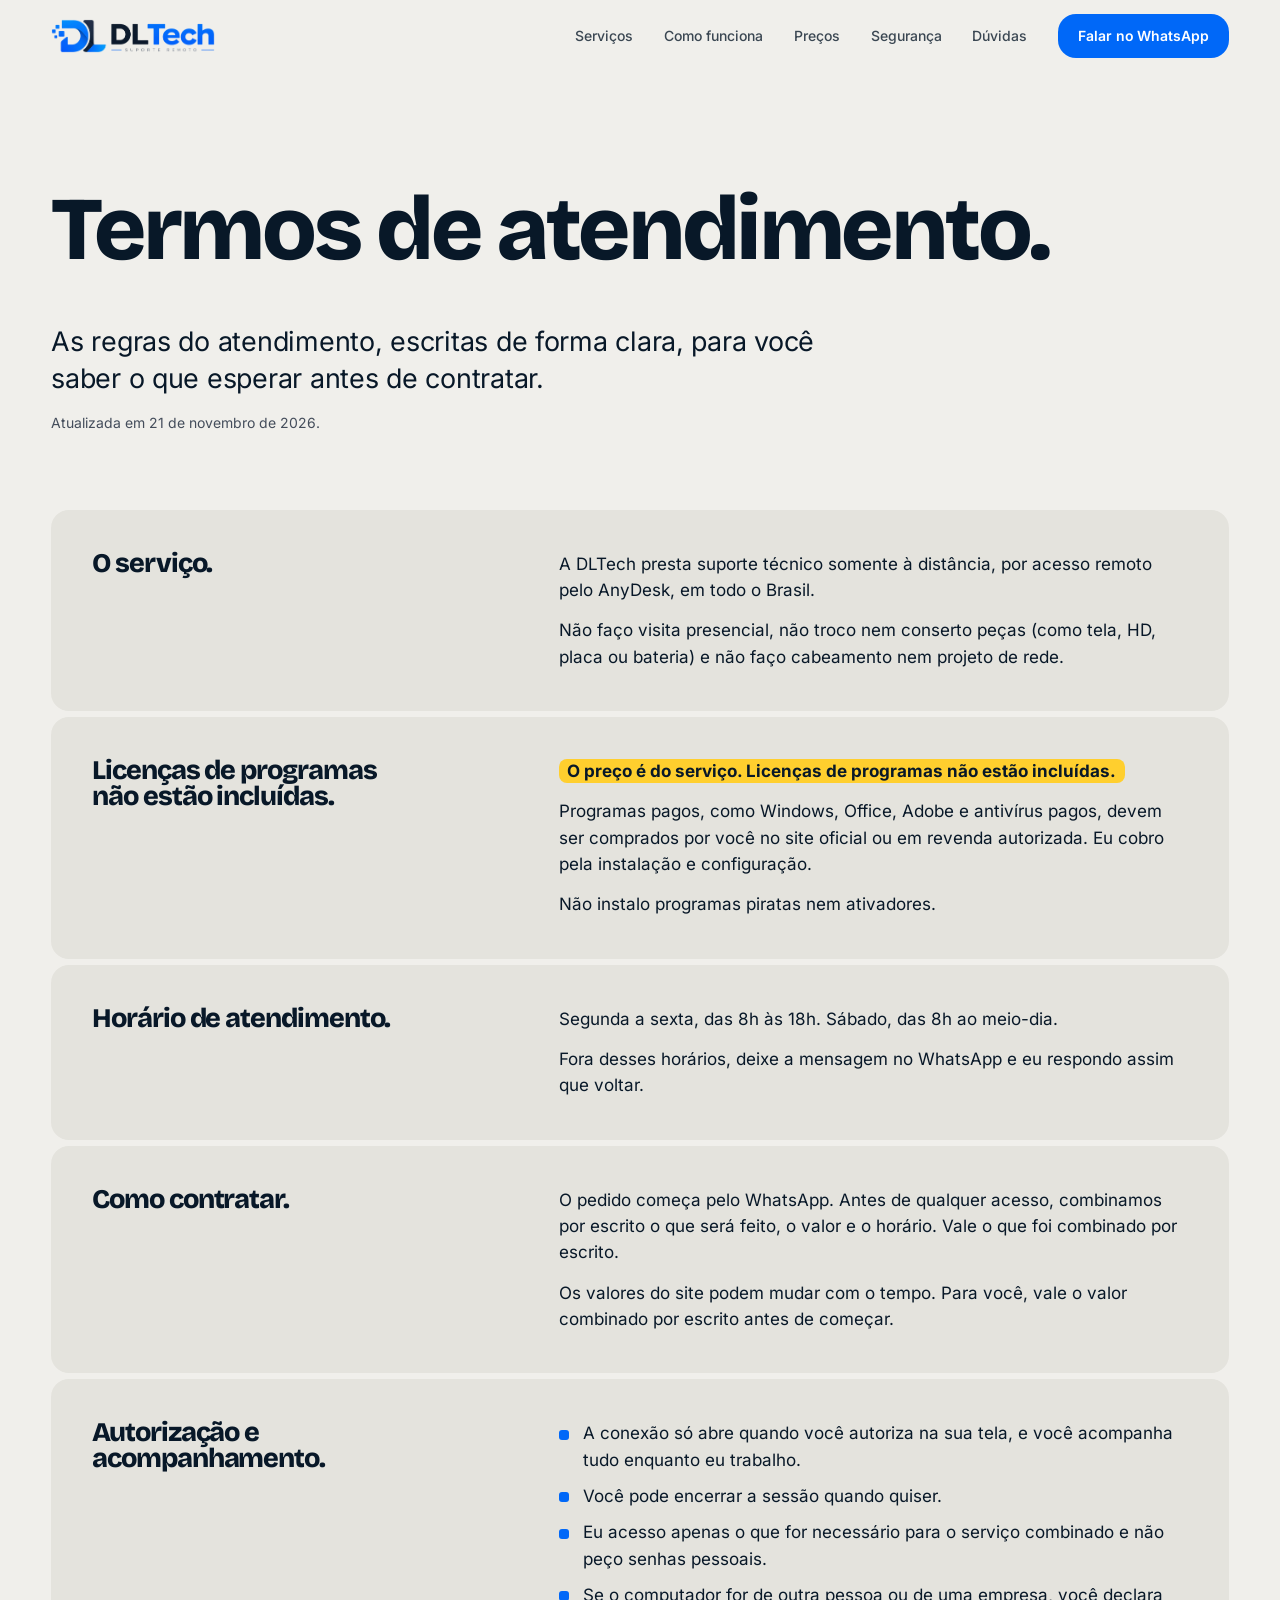
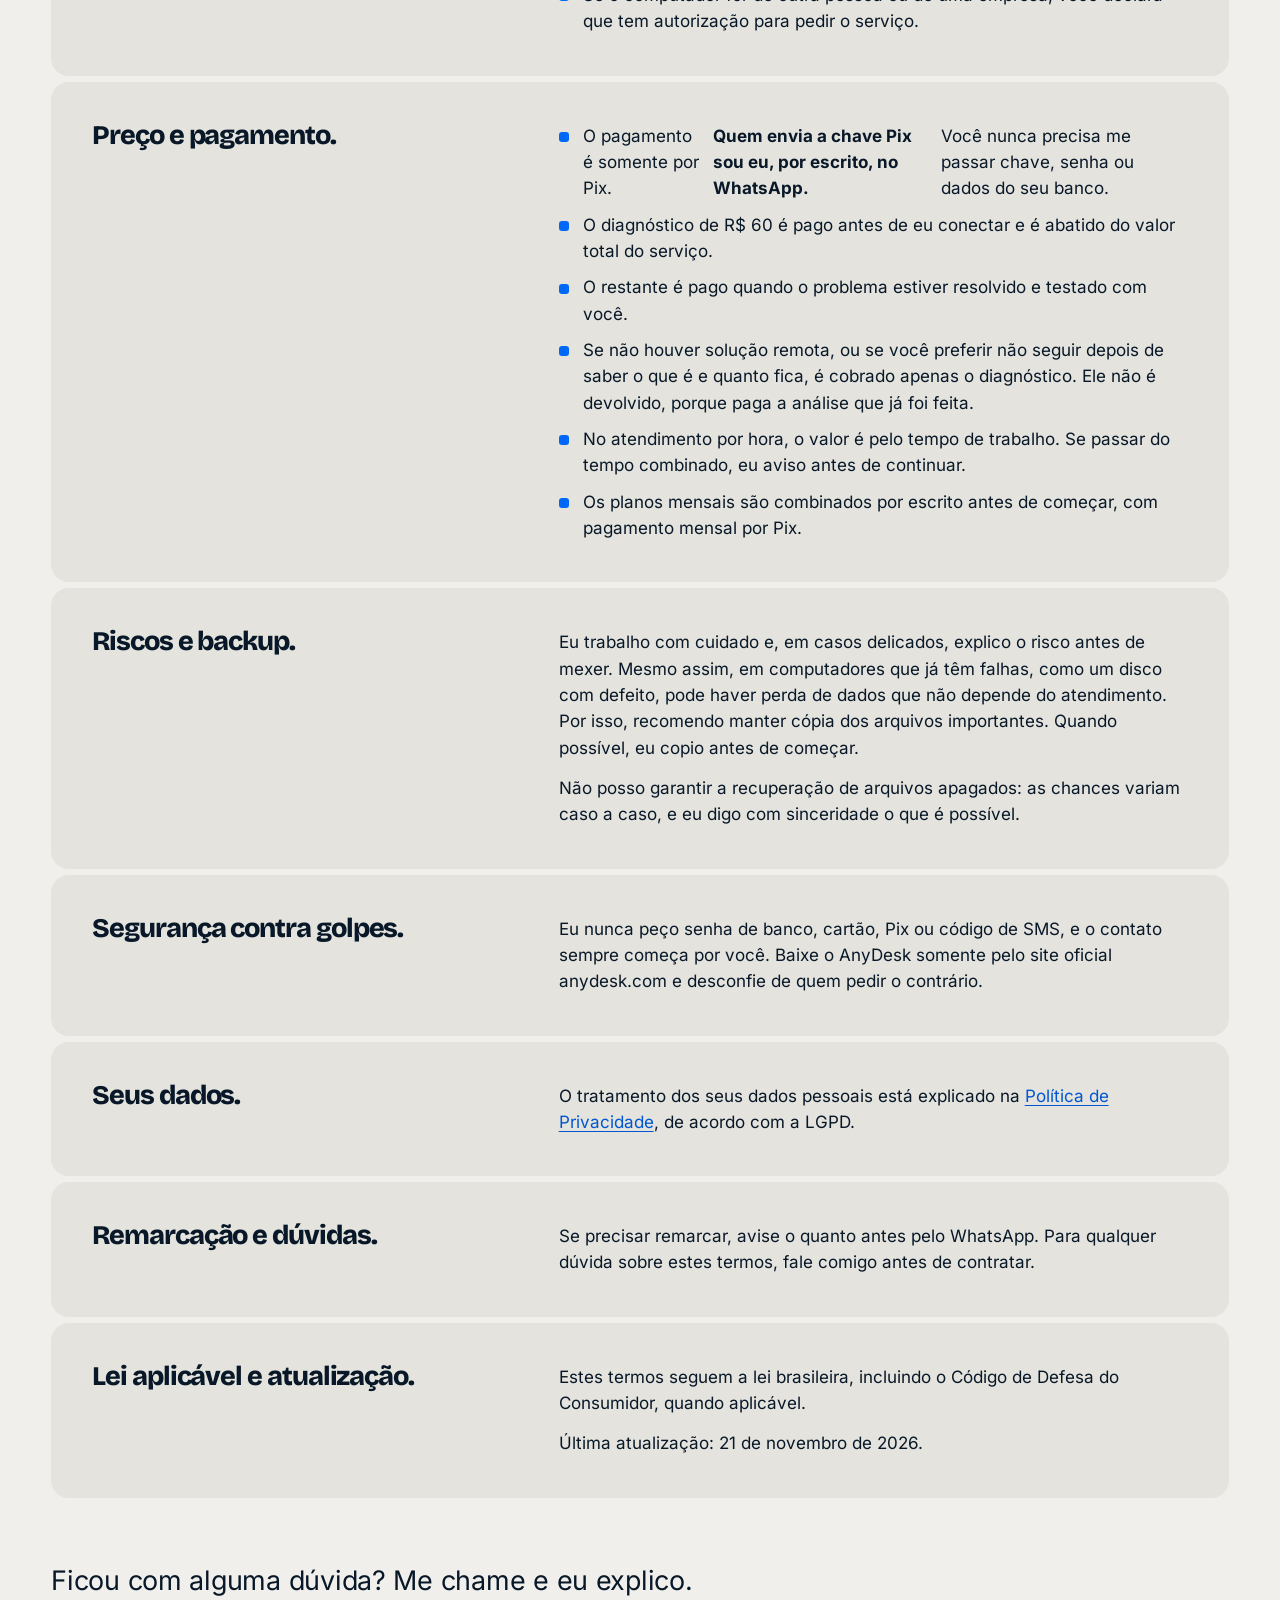
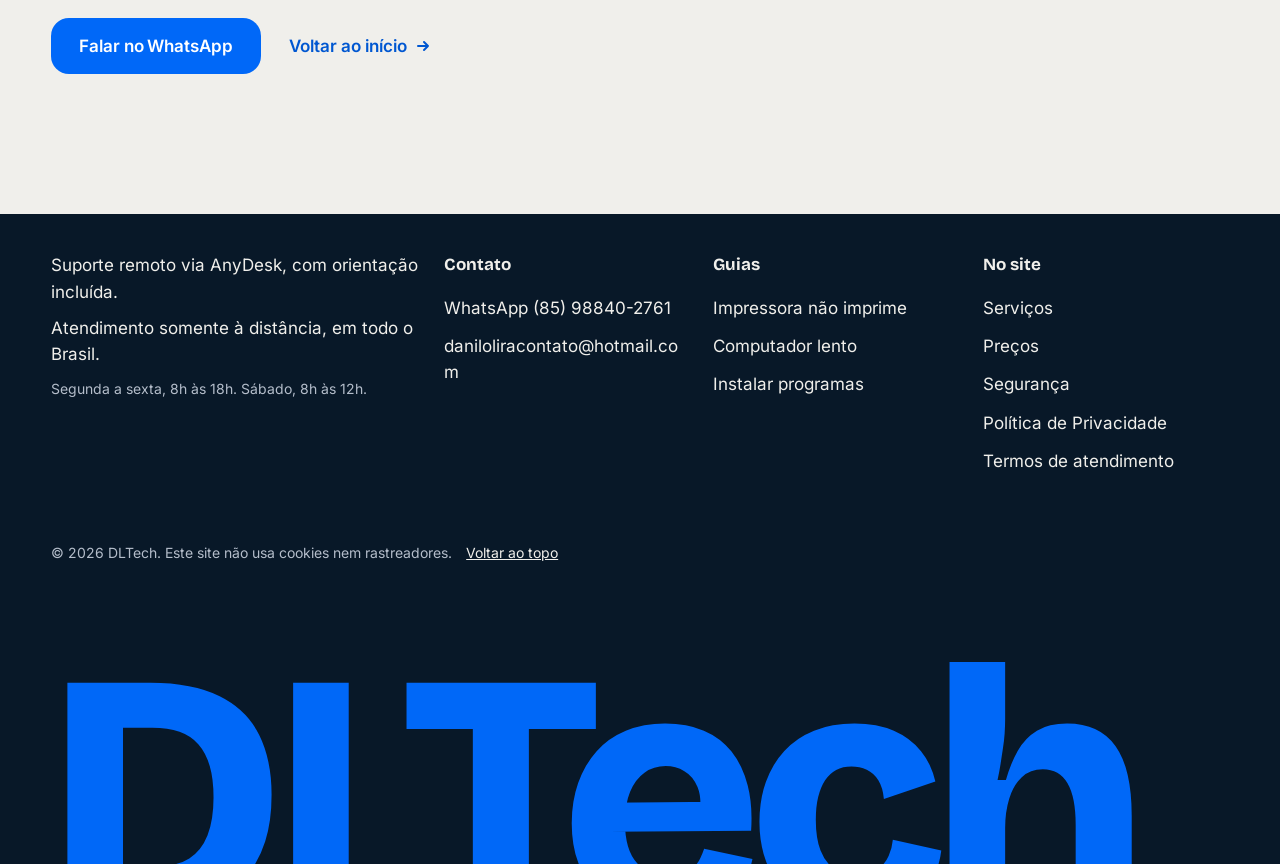
<file: termos.html>
<!doctype html>
<html lang="pt-BR">
<head>
<meta charset="utf-8">
<meta name="viewport" content="width=device-width, initial-scale=1">
<title>Termos de atendimento | DLTech</title>
<meta name="description" content="As regras do atendimento da DLTech: suporte somente remoto, horário, pagamento por Pix, diagnóstico de R$ 60, licenças não incluídas e limites do serviço.">
<link rel="canonical" href="https://dltechsup.github.io/dltech/termos.html">
<meta name="theme-color" content="#f0efeb">
<meta name="referrer" content="no-referrer">
<meta property="og:type" content="website">
<meta property="og:locale" content="pt_BR">
<meta property="og:site_name" content="DLTech">
<meta property="og:title" content="Termos de atendimento | DLTech">
<meta property="og:description" content="As regras do atendimento da DLTech: suporte somente remoto, horário, pagamento por Pix, diagnóstico de R$ 60, licenças não incluídas e limites do serviço.">
<meta property="og:url" content="https://dltechsup.github.io/dltech/termos.html">
<meta property="og:image" content="https://dltechsup.github.io/dltech/assets/og-image.png">
<meta property="og:image:width" content="1200">
<meta property="og:image:height" content="630">
<meta name="twitter:card" content="summary_large_image">
<link rel="icon" type="image/png" href="assets/favicon.png">
<link rel="apple-touch-icon" href="assets/apple-touch-icon.png">
<link rel="preload" href="assets/fonts/bricolage-grotesque-latin-wght-normal.woff2" as="font" type="font/woff2" crossorigin>
<link rel="preload" href="assets/fonts/inter-latin-wght-normal.woff2" as="font" type="font/woff2" crossorigin>
<link rel="stylesheet" href="assets/style.css">
<script>
  document.documentElement.className += " js";
  setTimeout(function () { if (!window.__dltReady) document.documentElement.className += " reveal-fallback"; }, 2500);
</script>
<noscript><style>html.js [data-reveal], html.js .ml > span, html.js .session, html.js .session .s-main, html.js .session .s-tasks li, html.js .hero-row { opacity: 1 !important; transform: none !important; clip-path: none !important; }</style></noscript>
<script type="application/ld+json">
{
  "@context": "https://schema.org",
  "@type": "BreadcrumbList",
  "itemListElement": [
    {
      "@type": "ListItem",
      "position": 1,
      "name": "Início",
      "item": "https://dltechsup.github.io/dltech/"
    },
    {
      "@type": "ListItem",
      "position": 2,
      "name": "Termos de atendimento",
      "item": "https://dltechsup.github.io/dltech/termos.html"
    }
  ]
}
</script>
</head>
<body>
<a class="skip" href="#conteudo">Ir para o conteúdo</a>
<header class="top">
  <div class="wrap">
    <a class="brand" href="index.html" aria-label="DLTech, início"><img src="assets/logo-dltech.png" width="163" height="34" alt="DLTech, suporte remoto"></a>
    <button class="menu-btn" type="button" aria-expanded="false" aria-controls="menu"><i aria-hidden="true"></i>Menu</button>
    <nav class="nav" id="menu" aria-label="Principal">
      <a href="index.html#servicos">Serviços</a>
      <a href="index.html#como-funciona">Como funciona</a>
      <a href="index.html#precos">Preços</a>
      <a href="index.html#seguranca">Segurança</a>
      <a href="index.html#duvidas">Dúvidas</a>
      <a class="btn sm" href="https://wa.me/5585988402761?text=Ol%C3%A1%21%20Vim%20pelo%20site%20da%20DLTech%20e%20preciso%20de%20ajuda%20com%20o%20meu%20computador." target="_blank" rel="noopener">Falar no WhatsApp</a>
    </nav>
  </div>
</header>

<main id="conteudo">
<section class="page-hero" id="topo">
  <div class="wrap">
    
    <h1 class="page-title">Termos de atendimento.</h1>
    <div class="hero-body">
      <div class="lead-col"><p class="lead">As regras do atendimento, escritas de forma clara, para você saber o que esperar antes de contratar.</p><p class="note">Atualizada em 21 de novembro de 2026.</p></div>
      
    </div>
  </div>
</section>

<section class="doc doc-last">
  <div class="wrap">
    <div class="doc-list">
<div class="doc-row" data-reveal><h2 class="h-t3">O serviço.</h2><div class="doc-body"><p>A DLTech presta suporte técnico somente à distância, por acesso remoto pelo AnyDesk, em todo o Brasil.</p><p>Não faço visita presencial, não troco nem conserto peças (como tela, HD, placa ou bateria) e não faço cabeamento nem projeto de rede.</p></div></div>
<div class="doc-row" data-reveal><h2 class="h-t3">Licenças de programas não estão incluídas.</h2><div class="doc-body"><p><strong class="mark">O preço é do serviço. Licenças de programas não estão incluídas.</strong></p><p>Programas pagos, como Windows, Office, Adobe e antivírus pagos, devem ser comprados por você no site oficial ou em revenda autorizada. Eu cobro pela instalação e configuração.</p><p>Não instalo programas piratas nem ativadores.</p></div></div>
<div class="doc-row" data-reveal><h2 class="h-t3">Horário de atendimento.</h2><div class="doc-body"><p>Segunda a sexta, das 8h às 18h. Sábado, das 8h ao meio-dia.</p><p>Fora desses horários, deixe a mensagem no WhatsApp e eu respondo assim que voltar.</p></div></div>
<div class="doc-row" data-reveal><h2 class="h-t3">Como contratar.</h2><div class="doc-body"><p>O pedido começa pelo WhatsApp. Antes de qualquer acesso, combinamos por escrito o que será feito, o valor e o horário. Vale o que foi combinado por escrito.</p><p>Os valores do site podem mudar com o tempo. Para você, vale o valor combinado por escrito antes de começar.</p></div></div>
<div class="doc-row" data-reveal><h2 class="h-t3">Autorização e acompanhamento.</h2><div class="doc-body"><ul class="bullets"><li>A conexão só abre quando você autoriza na sua tela, e você acompanha tudo enquanto eu trabalho.</li><li>Você pode encerrar a sessão quando quiser.</li><li>Eu acesso apenas o que for necessário para o serviço combinado e não peço senhas pessoais.</li><li>Se o computador for de outra pessoa ou de uma empresa, você declara que tem autorização para pedir o serviço.</li></ul></div></div>
<div class="doc-row" data-reveal><h2 class="h-t3">Preço e pagamento.</h2><div class="doc-body"><ul class="bullets"><li>O pagamento é somente por Pix. <strong>Quem envia a chave Pix sou eu, por escrito, no WhatsApp.</strong> Você nunca precisa me passar chave, senha ou dados do seu banco.</li><li>O diagnóstico de R$ 60 é pago antes de eu conectar e é abatido do valor total do serviço.</li><li>O restante é pago quando o problema estiver resolvido e testado com você.</li><li>Se não houver solução remota, ou se você preferir não seguir depois de saber o que é e quanto fica, é cobrado apenas o diagnóstico. Ele não é devolvido, porque paga a análise que já foi feita.</li><li>No atendimento por hora, o valor é pelo tempo de trabalho. Se passar do tempo combinado, eu aviso antes de continuar.</li><li>Os planos mensais são combinados por escrito antes de começar, com pagamento mensal por Pix.</li></ul></div></div>
<div class="doc-row" data-reveal><h2 class="h-t3">Riscos e backup.</h2><div class="doc-body"><p>Eu trabalho com cuidado e, em casos delicados, explico o risco antes de mexer. Mesmo assim, em computadores que já têm falhas, como um disco com defeito, pode haver perda de dados que não depende do atendimento. Por isso, recomendo manter cópia dos arquivos importantes. Quando possível, eu copio antes de começar.</p><p>Não posso garantir a recuperação de arquivos apagados: as chances variam caso a caso, e eu digo com sinceridade o que é possível.</p></div></div>
<div class="doc-row" data-reveal><h2 class="h-t3">Segurança contra golpes.</h2><div class="doc-body"><p>Eu nunca peço senha de banco, cartão, Pix ou código de SMS, e o contato sempre começa por você. Baixe o AnyDesk somente pelo site oficial anydesk.com e desconfie de quem pedir o contrário.</p></div></div>
<div class="doc-row" data-reveal><h2 class="h-t3">Seus dados.</h2><div class="doc-body"><p>O tratamento dos seus dados pessoais está explicado na <a class="inline" href="privacidade.html">Política de Privacidade</a>, de acordo com a LGPD.</p></div></div>
<div class="doc-row" data-reveal><h2 class="h-t3">Remarcação e dúvidas.</h2><div class="doc-body"><p>Se precisar remarcar, avise o quanto antes pelo WhatsApp. Para qualquer dúvida sobre estes termos, fale comigo antes de contratar.</p></div></div>
<div class="doc-row" data-reveal><h2 class="h-t3">Lei aplicável e atualização.</h2><div class="doc-body"><p>Estes termos seguem a lei brasileira, incluindo o Código de Defesa do Consumidor, quando aplicável.</p><p>Última atualização: 21 de novembro de 2026.</p></div></div>
    </div>
    <div class="doc-end" data-reveal>
      <p class="lead">Ficou com alguma dúvida? Me chame e eu explico.</p>
      <div class="doc-end-actions">
        <a class="btn" href="https://wa.me/5585988402761?text=Ol%C3%A1%21%20Vim%20pelo%20site%20da%20DLTech%20e%20tenho%20uma%20d%C3%BAvida." target="_blank" rel="noopener">Falar no WhatsApp</a>
        <a class="link" href="index.html">Voltar ao início <svg viewBox="0 0 16 16" fill="none" stroke="currentColor" stroke-width="2" stroke-linecap="round" stroke-linejoin="round" aria-hidden="true"><path d="M3 8h10M9 4l4 4-4 4"/></svg></a>
      </div>
    </div>
  </div>
</section>
</main>

<footer class="foot">
  <div class="wrap">
    <div class="foot-grid">
      <div class="foot-brand">
        <p>Suporte remoto via AnyDesk, com orientação incluída.</p>
        <p>Atendimento somente à distância, em todo o Brasil.</p>
        <p class="note">Segunda a sexta, 8h às 18h. Sábado, 8h às 12h.</p>
      </div>
      <div class="foot-col c1">
        <strong>Contato</strong>
        <a href="https://wa.me/5585988402761?text=Ol%C3%A1%21%20Vim%20pelo%20site%20da%20DLTech%20e%20preciso%20de%20ajuda%20com%20o%20meu%20computador." target="_blank" rel="noopener">WhatsApp (85) 98840-2761</a>
        <a href="mailto:daniloliracontato@hotmail.com">daniloliracontato@hotmail.com</a>
      </div>
      <div class="foot-col c2">
        <strong>Guias</strong>
        <a href="impressora-nao-imprime.html">Impressora não imprime</a>
        <a href="computador-lento.html">Computador lento</a>
        <a href="instalar-programas.html">Instalar programas</a>
      </div>
      <div class="foot-col c3">
        <strong>No site</strong>
        <a href="index.html#servicos">Serviços</a>
        <a href="index.html#precos">Preços</a>
        <a href="index.html#seguranca">Segurança</a>
        <a href="privacidade.html">Política de Privacidade</a>
        <a href="termos.html">Termos de atendimento</a>
      </div>
    </div>
    <p class="foot-legal note">© 2026 DLTech. Este site não usa cookies nem rastreadores. <a href="#topo">Voltar ao topo</a></p>
  </div>
  <p class="foot-mark" aria-hidden="true">DLTech</p>
</footer>

<div class="wa-bar"><a class="btn" href="https://wa.me/5585988402761?text=Ol%C3%A1%21%20Vim%20pelo%20site%20da%20DLTech%20e%20preciso%20de%20ajuda%20com%20o%20meu%20computador." target="_blank" rel="noopener">WhatsApp</a></div>
<script src="assets/app.js" defer></script>
</body>
</html>
</file>
<file: assets/style.css>
/* DLTech — suporte remoto. Estilo próprio, sem dependências externas. */

@font-face {
  font-family: "Inter"; /* taste-skill-ignore: face de texto hospedada no próprio site (LGPD) */
  src: url("fonts/inter-latin-wght-normal.woff2") format("woff2");
  font-weight: 100 900; font-style: normal; font-display: swap;
}
@font-face {
  font-family: "Bricolage Grotesque";
  src: url("fonts/bricolage-grotesque-latin-wght-normal.woff2") format("woff2");
  font-weight: 200 800; font-style: normal; font-display: swap;
}

:root {
  --paper: #f0efeb;
  --paper-2: #e4e3dd;
  --sheet: #ffffff;
  --ink: #081828;
  --muted: #444d5b;
  --navy: #081828;
  --navy-2: #12263b;
  --blue: #0068f8;
  --blue-deep: #0057d1;
  --red: #c43a30;
  --yellow: #ffcf2e;
  --on-navy: #f0efeb;
  --on-navy-muted: #b4bdca;

  --font-text: "Inter", system-ui, -apple-system, "Segoe UI", Roboto, Arial, sans-serif;
  --font-display: "Bricolage Grotesque", "Inter", system-ui, -apple-system, "Segoe UI", Arial, sans-serif;

  --t1: clamp(28px, 8.4vw, 116px);
  --t2: clamp(30px, 5vw, 76px);
  --t3: clamp(20px, 2.1vw, 30px);
  --t4: 17px;
  --t5: 14px;
  --t3m: 22px;

  --r: 18px;
  --gap: 6px;
  --ease: cubic-bezier(.16, .84, .24, 1);
}

*, *::before, *::after { box-sizing: border-box; }
html { scroll-behavior: smooth; -webkit-text-size-adjust: 100%; }
body {
  margin: 0; background: var(--paper); color: var(--ink);
  font-family: var(--font-text); font-size: var(--t4); line-height: 1.55;
  -webkit-font-smoothing: antialiased; text-rendering: optimizeLegibility;
}
img, svg { display: block; max-width: 100%; }
h1, h2, h3, p, ul, dl, dd { margin: 0; }
ul { padding: 0; list-style: none; }
a { color: inherit; }
section[id] { scroll-margin-top: 72px; }

h1, h2 {
  font-family: var(--font-display); font-weight: 800;
  letter-spacing: -0.04em; line-height: .96; text-wrap: balance;
}
h2 { font-size: var(--t2); }
h3 { font-family: var(--font-display); font-weight: 700; letter-spacing: -0.02em; line-height: 1.15; text-wrap: balance; }
.h-t3 { font-size: var(--t3); }

.wrap { width: 100%; max-width: 1320px; margin: 0 auto; padding-inline: clamp(20px, 4vw, 56px); }
.sec { padding-block: clamp(72px, 11vw, 160px); }
.sr {
  position: absolute; width: 1px; height: 1px; margin: -1px; padding: 0; overflow: hidden; /* taste-skill-ignore: texto só para leitores de tela */
  clip: rect(0 0 0 0); white-space: nowrap; border: 0;
}
.skip {
  position: absolute; left: 12px; top: -80px; z-index: 100; background: var(--navy); color: #fff;
  padding: 12px 18px; border-radius: var(--r); text-decoration: none; font-weight: 600;
}
.skip:focus { top: 12px; }

:focus-visible { outline: 3px solid var(--blue); outline-offset: 3px; border-radius: 6px; }
.stage :focus-visible, .safe :focus-visible, .cta :focus-visible, .cta-band :focus-visible,
.foot :focus-visible, .prices :focus-visible { outline-color: var(--yellow); }
::selection { background: var(--yellow); color: var(--ink); }

.lead { font-size: var(--t3); line-height: 1.35; letter-spacing: -0.01em; max-width: 30em; text-wrap: pretty; }
.statement { font-family: var(--font-display); font-weight: 600; font-size: var(--t3); line-height: 1.25; letter-spacing: -0.02em; text-wrap: pretty; }
.note { font-size: var(--t5); line-height: 1.5; color: var(--muted); }
.muted { color: var(--muted); }
.mark {
  background: var(--yellow); color: var(--ink); font-weight: 700;
  padding: .1em .5em; border-radius: 8px;
  -webkit-box-decoration-break: clone; box-decoration-break: clone;
}
a.inline { color: var(--blue-deep); text-decoration: underline; text-underline-offset: 3px; }
a.inline:hover { text-decoration-thickness: 2px; }

/* ---------- botões e links ---------- */
.btn {
  display: inline-flex; align-items: center; justify-content: center; text-align: center;
  min-height: 56px; padding: 0 28px; border-radius: var(--r);
  background: var(--blue); color: #fff; font-weight: 600; font-size: 17px; letter-spacing: -0.005em;
  text-decoration: none; cursor: pointer; border: 0;
  transition: background-color .2s, transform .2s var(--ease);
}
.btn:hover { background: var(--blue-deep); }
.btn:active { transform: scale(.97); }
.btn.sm { min-height: 44px; padding: 0 20px; font-size: var(--t5); }
.stage .btn, .cta .btn, .cta-band .btn, .prices .btn, .foot .btn { background: var(--paper); color: var(--ink); }
.stage .btn:hover, .cta .btn:hover, .cta-band .btn:hover, .prices .btn:hover { background: #fff; }
.link {
  display: inline-flex; align-items: center; gap: 8px; min-height: 44px;
  color: var(--blue-deep); font-weight: 600; text-decoration: none;
}
.link svg { width: 16px; height: 16px; transition: transform .25s var(--ease); }
.link:hover svg { transform: translateX(4px); }
.link:hover { text-decoration: underline; text-underline-offset: 4px; }

/* ---------- cabeçalho ---------- */
.top { position: sticky; top: 0; z-index: 40; background: var(--paper); }
.top .wrap { display: flex; align-items: center; justify-content: space-between; height: 72px; }
.brand img { height: 34px; width: auto; max-width: none; }
.nav { display: flex; align-items: center; gap: clamp(18px, 2.4vw, 34px); }
.nav a:not(.btn) { text-decoration: none; font-size: var(--t5); font-weight: 500; opacity: .78; transition: opacity .2s; padding: 10px 0; }
.nav a:not(.btn):hover { opacity: 1; }
.menu-btn {
  display: none; align-items: center; gap: 10px; min-height: 44px; padding: 0 14px;
  background: transparent; border: 0; color: var(--ink); font: inherit; font-size: var(--t5); font-weight: 600; cursor: pointer;
}
.menu-btn i { display: block; width: 18px; height: 2px; background: var(--ink); border-radius: 2px; position: relative; }
.menu-btn i::after { content: ""; position: absolute; left: 0; top: 6px; width: 18px; height: 2px; background: var(--ink); border-radius: 2px; }
@media (max-width: 960px) {
  .menu-btn { display: inline-flex; }
  .nav {
    display: none; position: absolute; left: 0; right: 0; top: 72px; flex-direction: column; align-items: stretch;
    gap: 0; background: var(--paper); padding: 8px clamp(20px, 4vw, 56px) 28px;
  }
  .nav.open { display: flex; }
  .nav a:not(.btn) { font-size: var(--t3m); opacity: 1; padding: 14px 0; font-family: var(--font-display); font-weight: 700; letter-spacing: -0.02em; }
  .nav .btn { margin-top: 14px; }
}

/* ---------- topo ---------- */
.hero { min-height: min(calc(100svh - 72px), 780px); display: flex; align-items: flex-end; padding-block: clamp(48px, 8vw, 120px) clamp(44px, 6vw, 88px); }
.hero h1 { font-size: var(--t1); line-height: .95; }
.ml { display: block; overflow: hidden; padding-bottom: .12em; margin-bottom: -.12em; }
.ml > span { display: block; }
.hero-row { display: grid; grid-template-columns: repeat(12, 1fr); column-gap: 24px; row-gap: 28px; align-items: end; margin-top: clamp(32px, 4.5vw, 64px); }
.hero-row .lead { grid-column: 1 / span 6; }
.hero-actions { grid-column: 8 / span 5; display: flex; flex-direction: column; align-items: flex-start; gap: 6px; }
.hero-actions .btn { margin-bottom: 6px; }
@media (max-width: 960px) {
  .hero-row .lead, .hero-actions { grid-column: 1 / -1; }
}
@media (max-width: 760px) { .hero { min-height: 0; padding-block: 56px 48px; } }

/* ---------- palco (sessão) ---------- */
.stage { background: var(--navy); color: var(--on-navy); padding-block: clamp(72px, 10vw, 150px); }
.stage h2 { max-width: 13em; margin-bottom: clamp(32px, 5vw, 72px); }
.session { background: var(--paper); color: var(--ink); border-radius: var(--r); overflow: hidden; }
.s-top { display: flex; flex-wrap: wrap; align-items: center; gap: 12px 24px; padding: 16px clamp(20px, 3vw, 36px); background: var(--navy-2); color: var(--on-navy); font-size: var(--t5); }
.s-live { display: inline-flex; align-items: center; gap: 10px; font-weight: 600; }
.s-live i { width: 10px; height: 10px; border-radius: 50%; background: #34d27b; animation: pulse 2s ease-in-out infinite; }
.s-note { color: var(--on-navy-muted); flex: 1 1 260px; }
.s-end { background: var(--red); color: #fff; border-radius: 10px; padding: 7px 16px; font-weight: 600; font-size: 14px; }
.s-main { display: grid; grid-template-columns: 1.5fr 1fr; }
.s-tasks { padding: clamp(24px, 4vw, 56px); }
.s-tasks h3 { font-size: var(--t3); margin-bottom: 22px; }
.s-tasks ul { display: flex; flex-direction: column; gap: 16px; }
.s-tasks li { display: flex; align-items: center; gap: 14px; font-size: var(--t4); }
.s-tasks li::before { content: ""; flex: none; width: 14px; height: 14px; border-radius: 4px; background: var(--blue); }
.s-tasks li.now { font-weight: 700; }
.s-tasks li.now::before { background: var(--yellow); animation: pulse 2s ease-in-out infinite; }
.s-sum { background: var(--paper-2); padding: clamp(24px, 4vw, 56px); }
.s-sum dl { display: flex; flex-direction: column; gap: 22px; }
.s-sum dt { font-size: var(--t5); color: var(--muted); }
.s-sum dd { font-family: var(--font-display); font-size: var(--t3); font-weight: 800; letter-spacing: -0.03em; font-variant-numeric: tabular-nums; }
@keyframes pulse { 0%, 100% { opacity: 1; } 50% { opacity: .4; } }
@media (max-width: 800px) { .s-main { grid-template-columns: 1fr; } }
.cap { margin-top: 16px; }
.on-dark { color: var(--on-navy-muted); }
.trust-grid { display: grid; grid-template-columns: repeat(3, 1fr); gap: clamp(24px, 3vw, 48px); margin-top: clamp(48px, 7vw, 96px); }
.trust-grid h3 { font-size: var(--t3); margin-bottom: 10px; }
.trust-grid p { color: var(--on-navy-muted); }
@media (max-width: 800px) { .trust-grid { grid-template-columns: 1fr; } }

/* ---------- serviços ---------- */
.services h2 { max-width: 11em; }
.svc-big { margin-top: clamp(40px, 6vw, 88px); }
.svc-big li { padding-block: clamp(14px, 1.8vw, 26px); }
.svc-big a, .svc-big .row {
  display: grid; grid-template-columns: repeat(12, 1fr); column-gap: 24px; row-gap: 10px; align-items: baseline; text-decoration: none;
}
.svc-big h3 { grid-column: 1 / span 7; font-size: var(--t2); font-weight: 800; letter-spacing: -0.04em; line-height: 1; transition: color .25s; }
.svc-big p { grid-column: 8 / span 4; color: var(--ink); }
.svc-big .row > div { grid-column: 8 / span 5; display: flex; flex-direction: column; gap: 10px; }
.svc-big a svg { grid-column: 12; justify-self: end; align-self: center; width: clamp(22px, 2.4vw, 34px); height: auto; color: var(--blue); transition: transform .3s var(--ease); }
.svc-big a:hover h3 { color: var(--blue); }
.svc-big a:hover svg { transform: translateX(8px); }
.svc-big .note { max-width: 34em; }
.after { margin-top: clamp(32px, 4vw, 56px); max-width: 44em; }
@media (max-width: 800px) {
  .svc-big h3, .svc-big p, .svc-big .row > div { grid-column: 1 / -1; }
  .svc-big a svg { display: none; }
  .svc-big li { padding-block: 18px; }
}

/* ---------- limites ---------- */
.limits { background: var(--paper-2); }
.limits-grid { display: grid; grid-template-columns: repeat(12, 1fr); column-gap: 24px; row-gap: 32px; }
.limits h2 { grid-column: 1 / span 5; }
.limits-text { grid-column: 7 / span 6; display: flex; flex-direction: column; gap: 28px; }
@media (max-width: 960px) { .limits h2, .limits-text { grid-column: 1 / -1; } }
.bullets { display: flex; flex-direction: column; gap: 10px; }
.bullets li { display: flex; gap: 14px; align-items: flex-start; }
.bullets li::before { content: ""; flex: none; width: 10px; height: 10px; margin-top: .55em; border-radius: 3px; background: var(--blue); }

/* ---------- como funciona ---------- */
.how h2 { max-width: 12em; }
.how .lead { margin-top: 24px; }
.steps { display: grid; grid-template-columns: repeat(4, 1fr); gap: var(--gap); margin-top: clamp(40px, 6vw, 80px); }
.step { display: flex; flex-direction: column; gap: 12px; border-radius: var(--r); padding: clamp(24px, 2.6vw, 36px); min-height: clamp(280px, 26vw, 380px); }
.step .when { font-family: var(--font-display); font-weight: 800; font-size: var(--t3); letter-spacing: -0.03em; margin-bottom: auto; }
.step h3 { font-size: var(--t3m); }
.step p { font-size: var(--t4); }
.step.s1 { background: var(--blue); color: #fff; }
.step.s2 { background: var(--navy); color: var(--on-navy); }
.step.s3 { background: var(--yellow); color: var(--ink); }
.step.s4 { background: var(--sheet); color: var(--ink); }
@media (max-width: 1000px) { .steps { grid-template-columns: repeat(2, 1fr); } }
@media (max-width: 600px) { .steps { grid-template-columns: 1fr; } .step { min-height: 0; } .step .when { margin-bottom: 20px; } }
.anydesk { display: grid; grid-template-columns: repeat(12, 1fr); column-gap: 24px; row-gap: 24px; align-items: center; margin-top: var(--gap); background: var(--paper-2); border-radius: var(--r); padding: clamp(28px, 4vw, 56px); }
.anydesk > div:first-child { grid-column: 1 / span 8; display: flex; flex-direction: column; gap: 12px; }
.anydesk h3 { font-size: var(--t3); }
.anydesk-actions { grid-column: 9 / span 4; display: flex; flex-direction: column; align-items: flex-start; gap: 6px; }
@media (max-width: 960px) { .anydesk > div:first-child, .anydesk-actions { grid-column: 1 / -1; } }

/* ---------- preços (campo azul) ---------- */
.prices { background: var(--blue); color: #fff; }
.prices h2 { max-width: 11em; }
.prices .lead { margin-top: 24px; }
.finder { margin-top: clamp(40px, 6vw, 88px); position: relative; }
.finder > input { position: absolute; opacity: 0; width: 1px; height: 1px; pointer-events: none; }
.finder-title { font-size: var(--t3); margin-bottom: 18px; }
.chips { display: flex; flex-wrap: wrap; gap: var(--gap); margin-bottom: clamp(56px, 8vw, 104px); }
.chips label {
  padding: 15px 22px; border-radius: var(--r); background: var(--blue-deep); color: #fff;
  font-weight: 600; font-size: 17px; line-height: 1.25; cursor: pointer;
  transition: background-color .2s, color .2s, transform .2s var(--ease);
}
.chips label:hover { background: var(--navy); }
.chips label:active { transform: scale(.97); }
.panel { display: none; grid-template-columns: repeat(12, 1fr); column-gap: 24px; row-gap: 32px; align-items: start; }
.p-left { grid-column: 1 / span 7; display: flex; flex-direction: column; gap: 20px; }
.p-right { grid-column: 8 / span 5; display: flex; flex-direction: column; align-items: flex-start; gap: 20px; padding-top: 6px; }
.panel .p-name { font-family: var(--font-display); font-weight: 700; font-size: var(--t3); letter-spacing: -0.02em; line-height: 1.2; max-width: 22em; }
.panel .p-price { font-family: var(--font-display); font-weight: 800; font-size: clamp(46px, 12vw, 116px); letter-spacing: -0.045em; line-height: .92; font-variant-numeric: tabular-nums; }
.panel .p-unit { font-size: var(--t3); font-weight: 500; letter-spacing: -0.01em; line-height: 1.2; margin-top: -6px; }
.panel .bullets li::before { background: var(--yellow); }
.panel .p-pay { font-size: var(--t5); max-width: 34em; }
@media (max-width: 960px) {
  .p-left, .p-right { grid-column: 1 / -1; }
}
#f1:checked ~ .finder-grid label[for="f1"],
#f2:checked ~ .finder-grid label[for="f2"],
#f3:checked ~ .finder-grid label[for="f3"],
#f4:checked ~ .finder-grid label[for="f4"],
#f5:checked ~ .finder-grid label[for="f5"],
#f6:checked ~ .finder-grid label[for="f6"],
#f7:checked ~ .finder-grid label[for="f7"] { background: #fff; color: var(--ink); }
#f1:checked ~ .finder-grid #p1,
#f2:checked ~ .finder-grid #p2,
#f3:checked ~ .finder-grid #p3,
#f4:checked ~ .finder-grid #p4,
#f5:checked ~ .finder-grid #p5,
#f6:checked ~ .finder-grid #p6,
#f7:checked ~ .finder-grid #p7 { display: grid; animation: panelIn .45s var(--ease) both; }
#f1:focus-visible ~ .finder-grid label[for="f1"],
#f2:focus-visible ~ .finder-grid label[for="f2"],
#f3:focus-visible ~ .finder-grid label[for="f3"],
#f4:focus-visible ~ .finder-grid label[for="f4"],
#f5:focus-visible ~ .finder-grid label[for="f5"],
#f6:focus-visible ~ .finder-grid label[for="f6"],
#f7:focus-visible ~ .finder-grid label[for="f7"] { outline: 3px solid var(--yellow); outline-offset: 3px; }
@keyframes panelIn { from { opacity: 0; transform: translateY(14px); } to { opacity: 1; transform: none; } }

/* ---------- todos os preços (cardápio) ---------- */
.menu-grid { display: grid; grid-template-columns: repeat(12, 1fr); column-gap: 24px; row-gap: clamp(32px, 5vw, 64px); }
.menu-copy { display: contents; }
.menu-sec h2 { grid-column: 1 / -1; max-width: 12em; }
.menu-sec .lead { grid-column: 9 / span 4; grid-row: 2; align-self: start; position: sticky; top: 100px; font-size: var(--t4); line-height: 1.55; letter-spacing: 0; }
.sheet { grid-column: 1 / span 7; grid-row: 2; background: var(--sheet); border-radius: var(--r); padding: clamp(24px, 3.4vw, 52px); }
.sheet h3 { font-size: var(--t3); margin-top: clamp(30px, 3.4vw, 44px); }
.sheet h3:first-child { margin-top: 0; }
.sheet .row { display: flex; align-items: baseline; gap: 14px; margin-top: 20px; }
.sheet .what { display: flex; flex-direction: column; gap: 2px; max-width: 62%; }
.sheet .what strong { font-weight: 600; font-size: var(--t4); }
.sheet .what span { font-size: var(--t5); color: var(--muted); }
.sheet .dots { flex: 1; min-width: 24px; border-bottom: 4px dotted var(--paper-2); transform: translateY(-.3em); }
.sheet b { font-family: var(--font-display); font-weight: 800; font-size: var(--t3m); letter-spacing: -0.02em; white-space: nowrap; font-variant-numeric: tabular-nums; }
.sheet-note { margin-top: clamp(28px, 3vw, 40px); }
@media (max-width: 960px) {
  .menu-sec .lead { grid-column: 1 / -1; grid-row: auto; position: static; }
  .sheet { grid-column: 1 / -1; grid-row: auto; }
}
@media (max-width: 560px) {
  .sheet .row { display: grid; grid-template-columns: 1fr auto; column-gap: 16px; }
  .sheet .dots { display: none; }
  .sheet .what { max-width: none; }
  .sheet b { font-size: var(--t4); }
}

/* ---------- licenças (faixa amarela) ---------- */
.license { background: var(--yellow); color: var(--ink); }
.license h2 { font-size: var(--t1); line-height: .94; }
.license-grid { display: grid; grid-template-columns: repeat(12, 1fr); column-gap: 24px; row-gap: 28px; margin-top: clamp(32px, 5vw, 72px); align-items: start; }
.license .statement { grid-column: 1 / span 6; font-weight: 700; }
.license-grid > div { grid-column: 8 / span 5; display: flex; flex-direction: column; gap: 14px; }
@media (max-width: 960px) { .license .statement, .license-grid > div { grid-column: 1 / -1; } }

/* ---------- pagamento ---------- */
.pay h2 { max-width: 12em; }
.pay .lead { margin-top: 24px; }
.pay-grid { display: grid; grid-template-columns: repeat(12, 1fr); column-gap: 24px; row-gap: 32px; margin-top: clamp(40px, 6vw, 80px); align-items: start; }
.pay-copy { grid-column: 1 / span 6; display: flex; flex-direction: column; gap: clamp(28px, 3.4vw, 44px); }
.pay-step h3 { font-size: var(--t3); margin-bottom: 8px; }
.pay-chat { grid-column: 8 / span 5; }
.chat { background: var(--navy); border-radius: var(--r); padding: clamp(20px, 2.4vw, 32px); display: flex; flex-direction: column; gap: 10px; }
.chat .cap { margin: 0 0 6px; color: var(--on-navy-muted); font-size: var(--t5); }
.chat .cap.end { margin: 8px 0 0; color: var(--on-navy); font-weight: 600; }
.bub { max-width: 90%; padding: 12px 16px; border-radius: 16px; font-size: var(--t4); line-height: 1.4; }
.bub.in { align-self: flex-start; background: var(--paper); color: var(--ink); }
.bub.out { align-self: flex-end; background: var(--blue); color: #fff; }
@media (max-width: 960px) { .pay-copy, .pay-chat { grid-column: 1 / -1; } }
.cases { display: grid; grid-template-columns: repeat(3, 1fr); gap: clamp(28px, 4vw, 64px); margin-top: clamp(40px, 6vw, 72px); }
.case { display: flex; flex-direction: column; gap: 10px; }
.case h3 { font-size: var(--t3); }
@media (max-width: 800px) { .cases { grid-template-columns: 1fr; } }

/* ---------- segurança e LGPD (campo escuro) ---------- */
.safe { background: var(--navy); color: var(--on-navy); }
.safe h2 { max-width: 12em; }
.safe .lead { margin-top: 24px; }
.safe a.inline { color: #fff; }
.princ { display: grid; grid-template-columns: repeat(4, 1fr); gap: clamp(24px, 3vw, 48px); margin-top: clamp(40px, 6vw, 80px); }
.princ h3 { font-size: var(--t3m); margin-bottom: 10px; }
.princ p { color: var(--on-navy-muted); font-size: var(--t4); }
@media (max-width: 1000px) { .princ { grid-template-columns: repeat(2, 1fr); } }
@media (max-width: 600px) { .princ { grid-template-columns: 1fr; } }
.scam { display: grid; grid-template-columns: repeat(12, 1fr); column-gap: 24px; row-gap: 28px; margin-top: clamp(56px, 8vw, 112px); }
.scam > div { grid-column: 1 / span 5; display: flex; flex-direction: column; gap: 14px; }
.scam h3 { font-size: var(--t3); }
.scam > div p { color: var(--on-navy-muted); }
.scam ul { grid-column: 7 / span 6; display: flex; flex-direction: column; gap: 14px; }
.scam li { display: flex; gap: 14px; }
.scam li::before { content: ""; flex: none; width: 10px; height: 10px; margin-top: .55em; border-radius: 3px; background: var(--yellow); }
@media (max-width: 960px) { .scam > div, .scam ul { grid-column: 1 / -1; } }

/* ---------- dúvidas ---------- */
.faq-grid { display: grid; grid-template-columns: repeat(12, 1fr); column-gap: 24px; row-gap: clamp(40px, 6vw, 80px); }
.faq h2 { grid-column: 1 / -1; }
.faq-list { grid-column: 5 / span 8; display: flex; flex-direction: column; gap: 4px; }
@media (max-width: 960px) { .faq-list { grid-column: 1 / -1; } }
details { border-radius: var(--r); }
summary {
  display: flex; justify-content: space-between; align-items: center; gap: 24px; cursor: pointer; list-style: none;
  font-family: var(--font-display); font-weight: 600; font-size: var(--t3m); letter-spacing: -0.02em; line-height: 1.25;
  padding: 18px 24px; min-height: 56px;
}
summary::-webkit-details-marker { display: none; }
summary::after {
  content: ""; flex: none; width: 11px; height: 11px; margin-right: 4px;
  border-right: 2px solid currentColor; border-bottom: 2px solid currentColor; transform: rotate(45deg) translateY(-2px);
  transition: transform .3s var(--ease);
}
details[open] summary::after { transform: rotate(-135deg) translateY(-2px); }
details[open] { background: var(--paper-2); padding-bottom: 12px; }
.ans { display: flex; flex-direction: column; gap: 12px; max-width: 48em; padding: 0 24px 12px; }

/* ---------- fecho (campo escuro) ---------- */
.cta { background: var(--navy); color: var(--on-navy); padding-block: clamp(88px, 13vw, 190px) clamp(40px, 6vw, 80px); }
.cta h2 { font-size: var(--t1); line-height: .94; }
.cta h2 .l { display: block; }
.cta-row { display: grid; grid-template-columns: repeat(12, 1fr); column-gap: 24px; row-gap: 28px; align-items: end; margin-top: clamp(40px, 6vw, 88px); }
.cta-row .lead { grid-column: 1 / span 6; }
.cta-actions { grid-column: 9 / span 4; display: flex; flex-direction: column; gap: 10px; align-items: flex-start; }
.cta .note { color: var(--on-navy-muted); }
@media (max-width: 960px) { .cta-row .lead, .cta-actions { grid-column: 1 / -1; } }
.reach { margin-top: clamp(64px, 9vw, 128px); display: flex; flex-direction: column; }
.reach a {
  font-family: var(--font-display); font-weight: 700; font-size: clamp(18px, 5.2vw, 72px); letter-spacing: -0.035em; line-height: 1.1;
  padding-block: .16em; text-decoration: none; color: var(--on-navy); overflow-wrap: anywhere; transition: color .25s, transform .3s var(--ease);
}
.reach a:hover { color: var(--yellow); transform: translateX(10px); }

/* ---------- rodapé ---------- */
.foot { background: var(--navy); color: var(--on-navy); overflow: hidden; position: relative; padding-top: clamp(24px, 3vw, 48px); }
.foot-grid { display: grid; grid-template-columns: 1.5fr 1fr 1fr 1fr; column-gap: 24px; row-gap: 32px; }
.foot-brand { display: flex; flex-direction: column; gap: 10px; max-width: 24em; }
.foot-brand .note, .foot .note { color: var(--on-navy-muted); }
.foot-col { display: flex; flex-direction: column; gap: 4px; }
.foot-col strong { font-family: var(--font-display); font-weight: 700; font-size: var(--t4); margin-bottom: 8px; }
.foot-col a { text-decoration: none; color: var(--on-navy); padding-block: 4px; overflow-wrap: anywhere; transition: color .2s; }
.foot-col a:hover { color: var(--yellow); }
.foot-legal { margin-top: clamp(40px, 5vw, 72px); }
.foot-legal a { color: var(--on-navy); margin-left: 10px; }
.foot-mark {
  margin: clamp(8px, 2vw, 24px) 0 0; padding-left: clamp(14px, 3.4vw, 48px);
  font-family: var(--font-display); font-weight: 800; font-size: 27vw; line-height: .8; letter-spacing: -0.05em;
  color: var(--blue); white-space: nowrap; user-select: none; transform: translateY(26%);
}
@media (max-width: 960px) { .foot-grid { grid-template-columns: 1fr 1fr; } .foot-brand { grid-column: 1 / -1; } }
@media (max-width: 560px) { .foot-grid { grid-template-columns: 1fr; } .foot { padding-bottom: 8px; } }

/* ---------- botão de WhatsApp no celular (canto, sem cobrir títulos) ---------- */
.wa-bar { display: none; }
@media (max-width: 760px) {
  .wa-bar {
    display: block; position: fixed; right: 16px; bottom: calc(16px + env(safe-area-inset-bottom)); z-index: 30;
    transition: transform .35s var(--ease), opacity .25s;
  }
  .wa-bar .btn { min-height: 52px; padding: 0 22px; background: #25d366; color: var(--ink); }
  .wa-bar .btn:hover { background: #20bd5b; }
  .wa-bar.hide { transform: translateY(160%); opacity: 0; pointer-events: none; }
}

/* ---------- páginas internas ---------- */
.page-hero { padding-block: clamp(56px, 9vw, 140px) clamp(40px, 6vw, 88px); }
.page-title { font-size: clamp(30px, 7vw, 104px); line-height: .95; max-width: 14em; }
.page-hero .hero-body { display: grid; grid-template-columns: repeat(12, 1fr); column-gap: 24px; row-gap: 28px; align-items: end; margin-top: clamp(28px, 4vw, 56px); }
.lead-col { grid-column: 1 / span 7; display: flex; flex-direction: column; gap: 16px; }
.page-hero .hero-body:not(:has(.hero-actions)) .lead-col { grid-column: 1 / span 8; }
.page-hero .hero-actions { grid-column: 9 / span 4; }
@media (max-width: 960px) { .lead-col, .page-hero .hero-body:not(:has(.hero-actions)) .lead-col, .page-hero .hero-actions { grid-column: 1 / -1; } }

.notice { background: var(--yellow); color: var(--ink); padding-block: clamp(28px, 4vw, 52px); }
.notice .statement { max-width: 40em; font-weight: 700; }

.notice + .doc { padding-top: clamp(40px, 6vw, 80px); }
.doc { padding-bottom: clamp(56px, 8vw, 110px); }
.doc.doc-last { padding-bottom: var(--sec, 140px); }
.doc-list { display: flex; flex-direction: column; gap: var(--gap); }
.doc-row { display: grid; grid-template-columns: repeat(12, 1fr); column-gap: 24px; row-gap: 14px; background: var(--paper-2); border-radius: var(--r); padding: clamp(24px, 3.2vw, 44px); }
.doc-row h2 { grid-column: 1 / span 4; text-wrap: balance; }
.doc-body { grid-column: 6 / span 7; display: flex; flex-direction: column; gap: 14px; }
.doc-body p { max-width: 44em; }
@media (max-width: 800px) { .doc-row h2, .doc-body { grid-column: 1 / -1; } }
.doc-end { margin-top: clamp(32px, 5vw, 64px); display: flex; flex-direction: column; align-items: flex-start; gap: 20px; }
.doc-end-actions { display: flex; flex-wrap: wrap; align-items: center; gap: 8px 28px; }
.link-list { display: flex; flex-direction: column; gap: 2px; }

.price-sec { padding-top: 0; }
.price-sec h2 { max-width: 12em; }
.price-sec .lead { margin-top: 20px; }
.price-sec .sec-head { margin-bottom: clamp(28px, 4vw, 56px); }
.price-sec .after { margin-top: 20px; max-width: 44em; }
.price-list { display: flex; flex-direction: column; gap: 22px; background: var(--sheet); border-radius: var(--r); padding: clamp(22px, 3.2vw, 48px); max-width: 880px; }
.price-row { display: flex; justify-content: space-between; align-items: baseline; gap: 24px; }
.price-row > div:first-child { display: flex; flex-direction: column; gap: 2px; max-width: 64%; }
.price-row strong { font-weight: 600; font-size: var(--t4); }
.price-row span { font-size: var(--t5); color: var(--muted); }
.price-row .v { font-family: var(--font-display); font-weight: 800; font-size: var(--t3m); letter-spacing: -0.02em; white-space: nowrap; }
@media (max-width: 560px) { .price-row { display: grid; grid-template-columns: 1fr; gap: 4px; } .price-row > div:first-child { max-width: none; } }

.cta-band { background: var(--navy); color: var(--on-navy); }
.cta-grid { display: grid; grid-template-columns: repeat(12, 1fr); column-gap: 24px; row-gap: 28px; align-items: end; }
.cta-grid h2 { grid-column: 1 / span 6; }
.cta-copy { grid-column: 8 / span 5; display: flex; flex-direction: column; gap: 24px; }
.cta-copy .lead { color: var(--on-navy); font-size: var(--t4); line-height: 1.55; letter-spacing: 0; }
.cta-actions .note { color: var(--on-navy-muted); }
@media (max-width: 960px) { .cta-grid h2, .cta-copy { grid-column: 1 / -1; } }
.link-list a.link { color: var(--blue-deep); }

/* ---------- movimento ---------- */
html.js [data-reveal] { opacity: 0; transform: translateY(26px); }
html.js [data-reveal].in { opacity: 1; transform: none; transition: opacity .8s var(--ease) var(--d, 0ms), transform .8s var(--ease) var(--d, 0ms); }
html.js .ml > span { transform: translateY(112%); }
html.js.go .ml > span { transform: none; transition: transform 1s var(--ease); }
html.js.go .ml + .ml > span { transition-delay: .12s; }
html.js .hero-row { opacity: 0; transform: translateY(18px); }
html.js.go .hero-row { opacity: 1; transform: none; transition: opacity .8s var(--ease) .6s, transform .8s var(--ease) .6s; }
html.js .session { clip-path: inset(0 0 100% 0 round var(--r)); }
html.js .session.in { clip-path: inset(0 0 0 0 round var(--r)); transition: clip-path 1s var(--ease); }
html.js .session .s-tasks li { opacity: 0; transform: translateX(-14px); }
html.js .session.play .s-tasks li { opacity: 1; transform: none; transition: opacity .5s var(--ease) calc(var(--i) * 160ms), transform .5s var(--ease) calc(var(--i) * 160ms); }
html.reveal-fallback [data-reveal], html.reveal-fallback .ml > span, html.reveal-fallback .hero-row,
html.reveal-fallback .session, html.reveal-fallback .session .s-tasks li { opacity: 1 !important; transform: none !important; clip-path: none !important; }
@media (prefers-reduced-motion: reduce) {
  html { scroll-behavior: auto; }
  html.js [data-reveal], html.js .ml > span, html.js .hero-row, html.js .session, html.js .session .s-tasks li {
    opacity: 1 !important; transform: none !important; clip-path: none !important; transition: none !important;
  }
  .s-live i, .s-tasks li.now::before { animation: none; }
  .panel { animation: none !important; }
}
</file>
